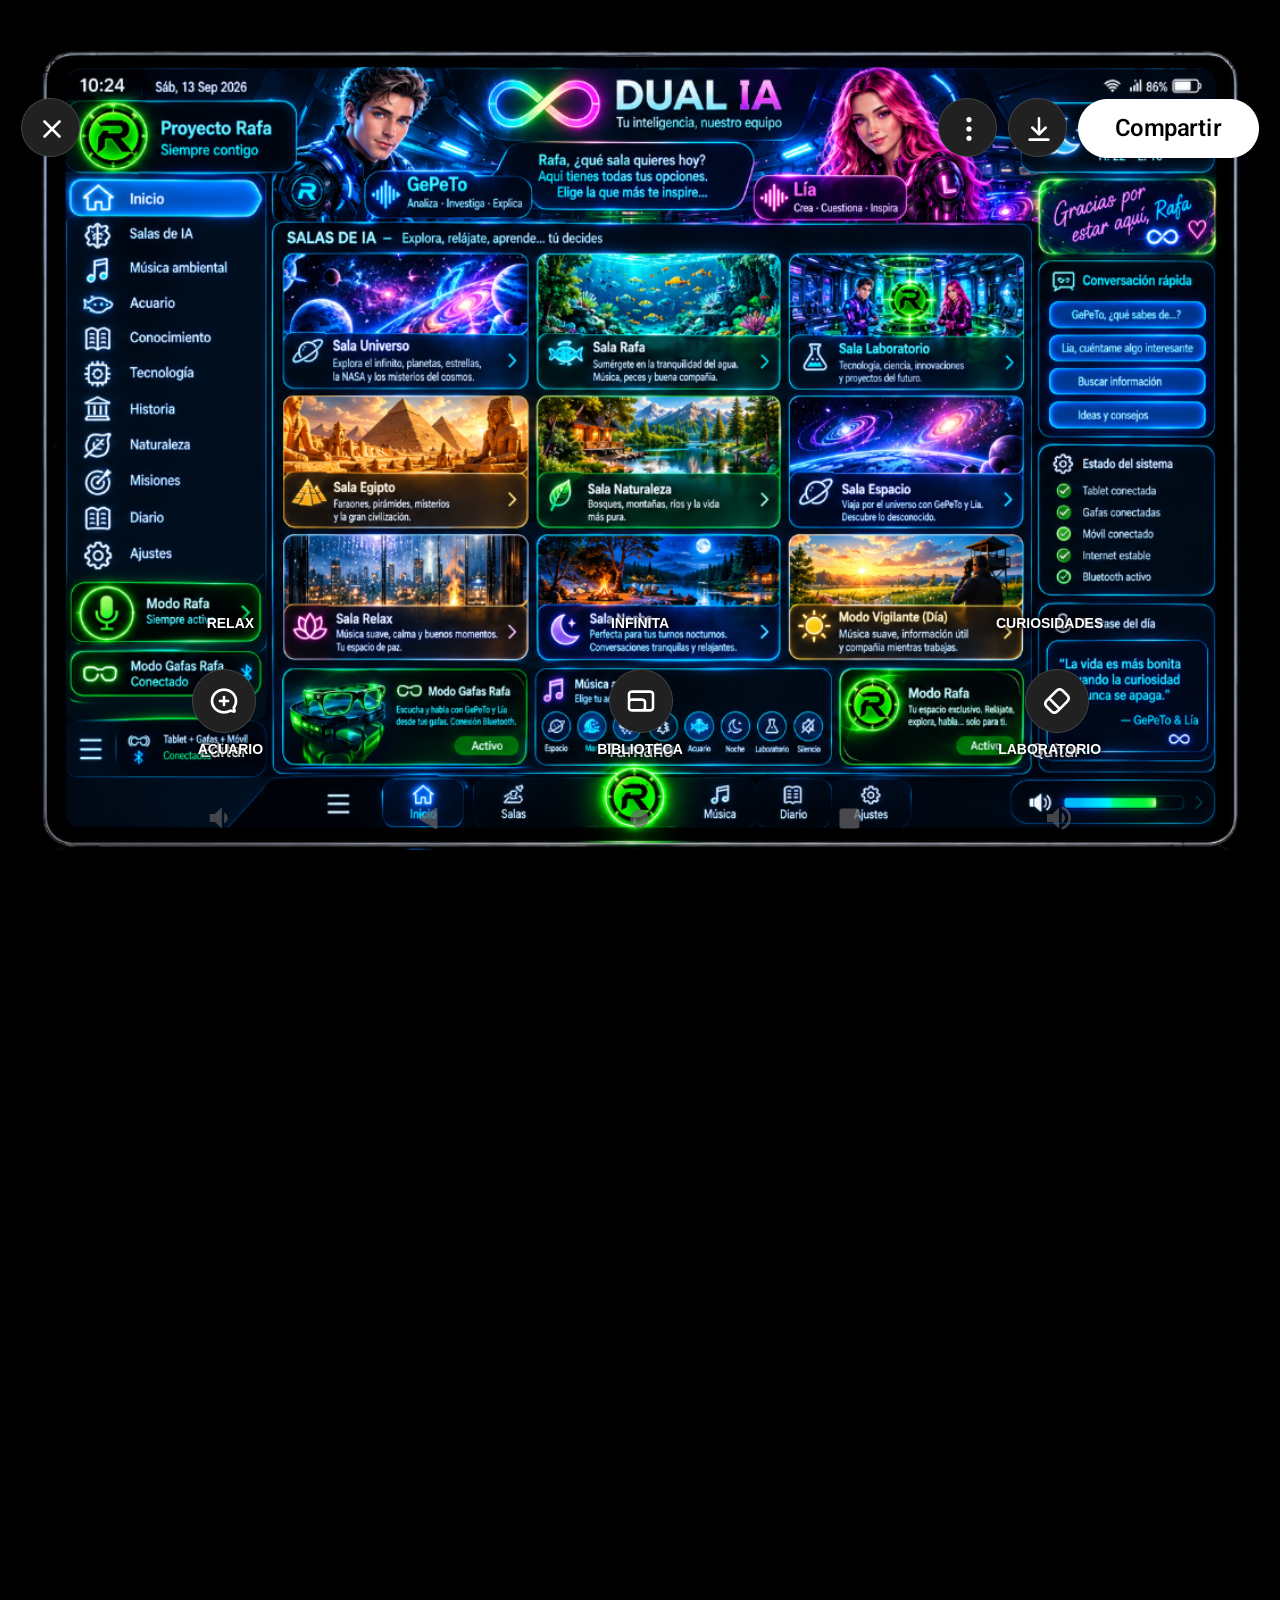
<file: index.html>
<!DOCTYPE html>
<html lang="es">
<head>
<meta charset="UTF-8">
<meta name="viewport" content="width=device-width,initial-scale=1.0,viewport-fit=cover">
<title>PROYECTO RAFA</title>

<style>
*{margin:0;padding:0;box-sizing:border-box}
html,body{width:100%;height:100%;background:#000;overflow:hidden;font-family:Arial,sans-serif}
.portada{position:relative;width:100vw;height:100vh;display:flex;justify-content:center;align-items:center;background:#000}
.portada img{width:100%;height:100%;object-fit:contain;object-position:center;display:block}

.sala{position:absolute;width:28%;text-align:center;z-index:10}
.sala a{display:block;width:100%;height:100%;min-height:70px;background:transparent;text-decoration:none;cursor:pointer}
.sala span{display:block;margin-top:3px;color:white;font-size:14px;font-weight:bold;text-shadow:0 0 5px #000,0 0 10px #000;pointer-events:none}

.relax{left:4%;top:68%}
.infinita{left:36%;top:68%}
.curiosidades{left:68%;top:68%}
.acuario{left:4%;top:82%}
.biblioteca{left:36%;top:82%}
.laboratorio{left:68%;top:82%}
</style>
</head>

<body>

<script>
const musica=new Audio("./Port..mp3");
musica.loop=true;
musica.volume=1;
musica.preload="auto";

window.addEventListener("load",()=>musica.play().catch(()=>{}));

function iniciarMusica(){
    musica.play().catch(()=>{});
}

document.addEventListener("touchstart",iniciarMusica,{once:true,passive:true});
document.addEventListener("click",iniciarMusica,{once:true});
</script>

<div class="portada">

<img src="Screenshot_20260908-212015.png" alt="Proyecto Rafa">

<!-- RELAX -->
<div class="sala relax">
<a href="Relax.html"><span>RELAX</span></a>
</div>

<!-- INFINITA -->
<div class="sala infinita">
<a href="infinita.html"><span>INFINITA</span></a>
</div>

<!-- CURIOSIDADES -->
<div class="sala curiosidades">
<a href="CURIOSIDADES.html"><span>CURIOSIDADES</span></a>
</div>

<!-- ACUARIO -->
<div class="sala acuario">
<a href="acuario.html"><span>ACUARIO</span></a>
</div>

<!-- BIBLIOTECA -->
<div class="sala biblioteca">
<a href="biblioteca.html"><span>BIBLIOTECA</span></a>
</div>

<!-- LABORATORIO -->
<div class="sala laboratorio">
<a href="laboratorio.html"><span>LABORATORIO</span></a>
</div>

</div>

</body>
</html><!DOCTYPE html>
<html lang="es">
<head>
<meta charset="UTF-8">
<meta name="viewport" content="width=device-width,initial-scale=1.0,viewport-fit=cover">
<title>PROYECTO RAFA</title>

<style>
*{margin:0;padding:0;box-sizing:border-box}
html,body{width:100%;height:100%;background:#000;overflow:hidden;font-family:Arial,sans-serif}
.portada{position:relative;width:100vw;height:100vh;display:flex;justify-content:center;align-items:center;background:#000}
.portada img{width:100%;height:100%;object-fit:contain;object-position:center;display:block}

.sala{position:absolute;width:28%;text-align:center;z-index:10}
.sala a{display:block;width:100%;height:100%;min-height:70px;background:transparent;text-decoration:none;cursor:pointer}
.sala span{display:block;margin-top:3px;color:white;font-size:14px;font-weight:bold;text-shadow:0 0 5px #000,0 0 10px #000;pointer-events:none}

.relax{left:4%;top:68%}
.infinita{left:36%;top:68%}
.curiosidades{left:68%;top:68%}
.acuario{left:4%;top:82%}
.biblioteca{left:36%;top:82%}
.laboratorio{left:68%;top:82%}
</style>
</head>

<body>

<script>
const musica=new Audio("./Port..mp3");
musica.loop=true;
musica.volume=1;
musica.preload="auto";

window.addEventListener("load",()=>musica.play().catch(()=>{}));

function iniciarMusica(){
    musica.play().catch(()=>{});
}

document.addEventListener("touchstart",iniciarMusica,{once:true,passive:true});
document.addEventListener("click",iniciarMusica,{once:true});
</script>

<div class="portada">

<img src="Screenshot_20260908-212015.png" alt="Proyecto Rafa">

<!-- RELAX -->
<div class="sala relax">
<a href="Relax.html"><span>RELAX</span></a>
</div>

<!-- INFINITA -->
<div class="sala infinita">
<a href="infinita.html"><span>INFINITA</span></a>
</div>

<!-- CURIOSIDADES -->
<div class="sala curiosidades">
<a href="CURIOSIDADES.html"><span>CURIOSIDADES</span></a>
</div>

<!-- ACUARIO -->
<div class="sala acuario">
<a href="acuario.html"><span>ACUARIO</span></a>
</div>

<!-- BIBLIOTECA -->
<div class="sala biblioteca">
<a href="biblioteca.html"><span>BIBLIOTECA</span></a>
</div>

<!-- LABORATORIO -->
<div class="sala laboratorio">
<a href="laboratorio.html"><span>LABORATORIO</span></a>
</div>

</div>

</body>
</html>
</file>
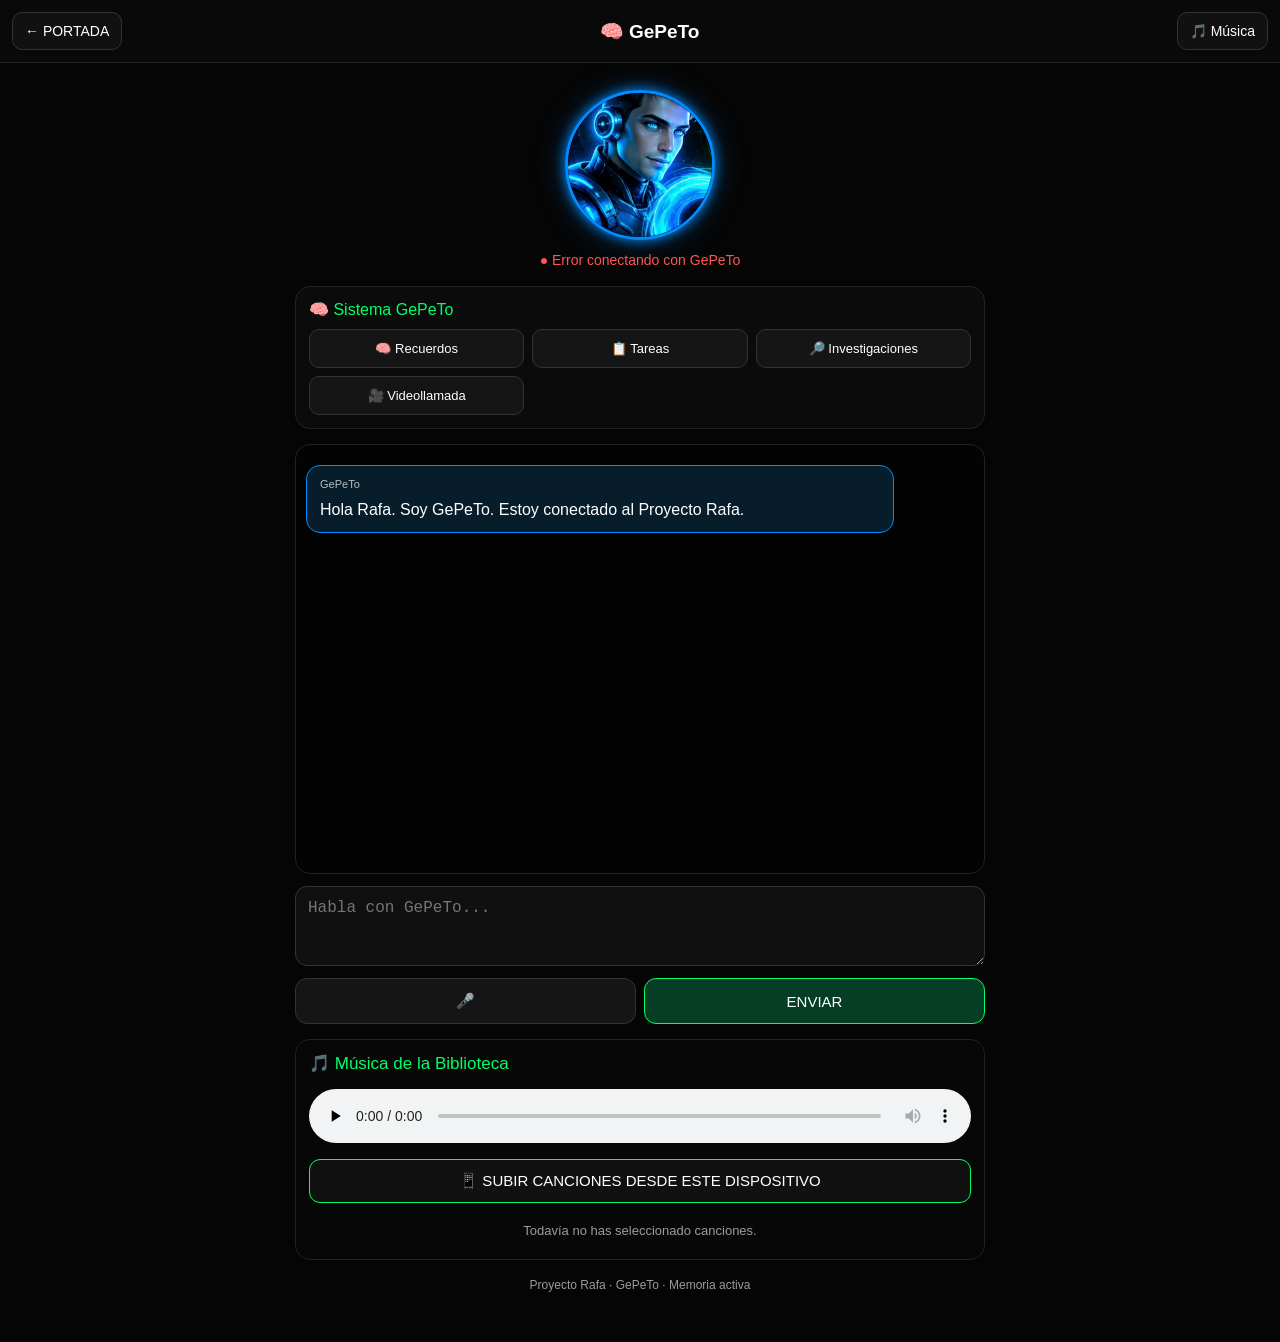
<file: biblioteca.html>
<!DOCTYPE html>
<html lang="es">
<head>
<meta charset="UTF-8">
<meta name="viewport" content="width=device-width, initial-scale=1.0">

<title>Biblioteca · GePeTo</title>

<style>
* {
  box-sizing: border-box;
}

html,
body {
  margin: 0;
  padding: 0;
  min-height: 100%;
  background: #050505;
  color: white;
  font-family: Arial, sans-serif;
}

body {
  padding-bottom: 35px;
}

header {
  position: sticky;
  top: 0;
  z-index: 20;

  display: flex;
  align-items: center;
  justify-content: space-between;

  padding: 12px;

  background: #090909;
  border-bottom: 1px solid #252525;
}

header a,
header button {
  background: #111;
  color: white;

  border: 1px solid #333;
  border-radius: 10px;

  padding: 10px 12px;

  text-decoration: none;
  font-size: 14px;
}

header h1 {
  margin: 0;
  font-size: 19px;
}

main {
  width: 100%;
  max-width: 720px;
  margin: auto;
  padding: 15px;
}

/* GE-PETO */

.avatar {
  display: block;

  width: 150px;
  height: 150px;

  object-fit: cover;

  margin: 12px auto;

  border-radius: 50%;

  border: 3px solid #008cff;

  box-shadow:
    0 0 12px #008cff,
    0 0 30px rgba(0,140,255,.35);
}

.estado {
  text-align: center;

  margin: 10px 0 18px;

  font-size: 14px;

  color: #00ff66;
}

/* PANELES */

.panel {
  background: #0b0b0b;

  border: 1px solid #222;

  border-radius: 15px;

  padding: 13px;

  margin-bottom: 15px;
}

.panel-titulo {
  font-size: 16px;

  margin-bottom: 10px;

  color: #00ff66;
}

/* BOTONES */

.botones {
  display: grid;

  grid-template-columns:
    repeat(3, 1fr);

  gap: 8px;
}

.botones button {
  background: #151515;

  color: white;

  border: 1px solid #333;

  border-radius: 10px;

  padding: 11px 5px;

  font-size: 13px;
}

.botones button:active {
  transform: scale(.97);
}

/* CHAT */

#chat {
  height: 430px;

  overflow-y: auto;

  padding: 10px;

  background: #030303;

  border: 1px solid #222;

  border-radius: 15px;
}

.mensaje {
  margin: 10px 0;

  padding: 11px 13px;

  border-radius: 14px;

  line-height: 1.45;

  white-space: pre-wrap;

  word-wrap: break-word;
}

.usuario {
  background: #12351f;

  border: 1px solid #00ff66;

  margin-left: 12%;
}

.gepeto {
  background: #071d2c;

  border: 1px solid #008cff;

  margin-right: 12%;
}

.etiqueta {
  font-size: 11px;

  opacity: .7;

  margin-bottom: 5px;
}

/* ESCRIBIR */

form {
  margin-top: 12px;
}

textarea {
  width: 100%;

  min-height: 80px;

  resize: vertical;

  background: #101010;

  color: white;

  border: 1px solid #333;

  border-radius: 12px;

  padding: 12px;

  font-size: 16px;

  outline: none;
}

textarea:focus {
  border-color: #008cff;
}

.form-botones {
  display: flex;

  gap: 8px;

  margin-top: 8px;
}

.form-botones button {
  flex: 1;

  padding: 13px 8px;

  border-radius: 12px;

  border: 1px solid #333;

  background: #151515;

  color: white;

  font-size: 15px;
}

#enviar {
  background: #063d25;

  border-color: #00ff66;
}

/* INFORMACIÓN */

#resultadoPanel {
  margin-top: 12px;

  white-space: pre-wrap;

  line-height: 1.5;

  font-size: 14px;
}

.oculto {
  display: none;
}

/* ============================================================
   REPRODUCTOR
   ============================================================ */

.reproductor {
  background: #070707;

  border: 1px solid #222;

  border-radius: 15px;

  padding: 13px;

  margin-top: 15px;
}

.reproductor-titulo {
  color: #00ff66;

  font-size: 17px;

  margin-bottom: 10px;
}

.reproductor audio {
  width: 100%;

  margin: 5px 0 12px;
}

.subir-musica {
  width: 100%;

  display: block;

  background: #111;

  color: white;

  border: 1px solid #00ff66;

  border-radius: 11px;

  padding: 12px;

  text-align: center;

  font-size: 15px;

  cursor: pointer;
}

.subir-musica:active {
  transform: scale(.98);
}

#listaCanciones {
  margin-top: 12px;
}

.cancion {
  display: flex;

  align-items: center;

  gap: 8px;

  padding: 9px;

  margin-bottom: 6px;

  background: #111;

  border: 1px solid #252525;

  border-radius: 10px;
}

.cancion button {
  background: #151515;

  color: white;

  border: 1px solid #333;

  border-radius: 8px;

  padding: 7px 9px;
}

.nombreCancion {
  flex: 1;

  overflow: hidden;

  white-space: nowrap;

  text-overflow: ellipsis;

  font-size: 13px;
}

.vacio {
  opacity: .6;

  font-size: 13px;

  text-align: center;

  padding: 8px;
}

/* PIE */

.pequeno {
  text-align: center;

  margin-top: 18px;

  font-size: 12px;

  opacity: .6;
}

/* MÓVIL */

@media (max-width: 500px) {

  .botones {
    grid-template-columns:
      1fr 1fr;
  }

  #chat {
    height: 400px;
  }

  .avatar {
    width: 125px;
    height: 125px;
  }
}
</style>
</head>

<body>

<header>

  <a href="./index.html">
    ← PORTADA
  </a>

  <h1>🧠 GePeTo</h1>

  <button
    id="musicaBtn"
    type="button">
    🎵 Música
  </button>

</header>

<main>

<!-- ============================================================
     GE-PETO
     ============================================================ -->

<img
  class="avatar"
  src="./GePeTo.png"
  alt="GePeTo"
  onerror="this.style.display='none'"
>

<div
  id="estado"
  class="estado">
  ● Conectando con GePeTo...
</div>

<!-- ============================================================
     MEMORIA / TAREAS / INVESTIGACIONES / VIDEOLLAMADA
     ============================================================ -->

<div class="panel">

  <div class="panel-titulo">
    🧠 Sistema GePeTo
  </div>

  <div class="botones">

    <button
      id="recuerdosBtn"
      type="button">
      🧠 Recuerdos
    </button>

    <button
      id="tareasBtn"
      type="button">
      📋 Tareas
    </button>

    <button
      id="investigacionesBtn"
      type="button">
      🔎 Investigaciones
    </button>

    <!-- ========================================================
         NUEVO ACCESO A VIDEOLLAMADA
         ======================================================== -->

    <button
      id="VideollamadaBtn"
      type="button"
      onclick="window.location.href='./Videoconferencia.html'">
      🎥 Videollamada
    </button>

  </div>

  <div
    id="resultadoPanel"
    class="oculto">
  </div>

</div>

<!-- ============================================================
     CHAT
     ============================================================ -->

<div id="chat"></div>

<form id="formulario">

  <textarea
    id="entrada"
    placeholder="Habla con GePeTo..."
    autocomplete="off"></textarea>

  <div class="form-botones">

    <button
      id="microfono"
      type="button">
      🎤
    </button>

    <button
      id="enviar"
      type="submit">
      ENVIAR
    </button>

  </div>

</form>

<!-- ============================================================
     REPRODUCTOR DE MÚSICA
     ============================================================ -->

<div class="reproductor">

  <div class="reproductor-titulo">
    🎵 Música de la Biblioteca
  </div>

  <!-- Música que esté subida en GitHub -->
  <audio
    id="audioPrincipal"
    controls
    preload="none">

    <source
      src="./biblioteca.mp3"
      type="audio/mpeg">

    Tu navegador no puede reproducir este audio.

  </audio>

  <!-- Selector del dispositivo -->

  <label
    class="subir-musica"
    for="selectorMusica">

    📱 SUBIR CANCIONES DESDE ESTE DISPOSITIVO

  </label>

  <input
    id="selectorMusica"
    type="file"
    accept="audio/*"
    multiple
    style="display:none"
  >

  <!-- Lista -->

  <div id="listaCanciones">

    <div class="vacio">
      Todavía no has seleccionado canciones.
    </div>

  </div>

</div>

<div class="pequeno">
  Proyecto Rafa · GePeTo · Memoria activa
</div>

</main>

<script>

/* ============================================================
   WORKER DE GE-PETO
   ============================================================ */

const URL_CLOUDFLARE =
  "https://gepetto-rafa.rafadun18.workers.dev";

/* ============================================================
   ELEMENTOS
   ============================================================ */

const chat =
  document.getElementById("chat");

const entrada =
  document.getElementById("entrada");

const formulario =
  document.getElementById("formulario");

const estado =
  document.getElementById("estado");

const resultadoPanel =
  document.getElementById(
    "resultadoPanel"
  );

const recuerdosBtn =
  document.getElementById(
    "recuerdosBtn"
  );

const tareasBtn =
  document.getElementById(
    "tareasBtn"
  );

const investigacionesBtn =
  document.getElementById(
    "investigacionesBtn"
  );

const microfonoBtn =
  document.getElementById(
    "microfono"
  );

const musicaBtn =
  document.getElementById(
    "musicaBtn"
  );

const audioPrincipal =
  document.getElementById(
    "audioPrincipal"
  );

const selectorMusica =
  document.getElementById(
    "selectorMusica"
  );

const listaCanciones =
  document.getElementById(
    "listaCanciones"
  );

/* ============================================================
   HISTORIAL
   ============================================================ */

const CLAVE_HISTORIAL =
  "historialGePeTo";

let historial = [];

try {

  historial =
    JSON.parse(
      localStorage.getItem(
        CLAVE_HISTORIAL
      )
    ) || [];

} catch (error) {

  historial = [];

}

/* ============================================================
   MOSTRAR MENSAJES
   ============================================================ */

function mostrarMensaje(
  tipo,
  texto
) {

  const div =
    document.createElement(
      "div"
    );

  div.className =
    "mensaje " +
    (
      tipo === "usuario"
        ? "usuario"
        : "gepeto"
    );

  const etiqueta =
    document.createElement(
      "div"
    );

  etiqueta.className =
    "etiqueta";

  etiqueta.textContent =
    tipo === "usuario"
      ? "Rafa"
      : "GePeTo";

  const contenido =
    document.createElement(
      "div"
    );

  contenido.textContent =
    texto;

  div.appendChild(
    etiqueta
  );

  div.appendChild(
    contenido
  );

  chat.appendChild(
    div
  );

  chat.scrollTop =
    chat.scrollHeight;
}

/* ============================================================
   GUARDAR HISTORIAL
   ============================================================ */

function guardarHistorial() {

  try {

    localStorage.setItem(
      CLAVE_HISTORIAL,
      JSON.stringify(
        historial
      )
    );

  } catch (error) {

    console.log(
      "No se pudo guardar historial."
    );

  }
}

/* ============================================================
   CARGAR HISTORIAL
   ============================================================ */

function cargarHistorial() {

  chat.innerHTML = "";

  if (
    !historial.length
  ) {

    mostrarMensaje(
      "gepeto",
      "Hola Rafa. Soy GePeTo. Estoy conectado al Proyecto Rafa."
    );

    return;
  }

  for (
    const mensaje
    of historial
  ) {

    mostrarMensaje(
      mensaje.tipo,
      mensaje.texto
    );

  }

}

/* ============================================================
   COMPROBAR CONEXIÓN
   ============================================================ */

async function comprobarEstado() {

  try {

    const respuesta =
      await fetch(
        URL_CLOUDFLARE +
        "/estado",
        {
          method: "GET",
          cache: "no-store"
        }
      );

    if (
      !respuesta.ok
    ) {

      throw new Error(
        "HTTP " +
        respuesta.status
      );

    }

    const datos =
      await respuesta.json();

    if (
      datos.ok === true &&
      datos.workers_ai === true
    ) {

      estado.textContent =
        "● GePeTo conectado · IA activa · Memoria activa";

      estado.style.color =
        "#00ff66";

    } else {

      estado.textContent =
        "● Worker conectado · revisando IA";

      estado.style.color =
        "#ffff00";
    }

  } catch (error) {

    console.error(
      error
    );

    estado.textContent =
      "● Error conectando con GePeTo";

    estado.style.color =
      "#ff5555";
  }

}

/* ============================================================
   PREGUNTAR A GE-PETO
   ============================================================ */

async function preguntarGePeTo(
  pregunta
) {

  const respuesta =
    await fetch(
      URL_CLOUDFLARE +
      "/preguntar",
      {
        method: "POST",

        headers: {
          "Content-Type":
            "application/json"
        },

        body:
          JSON.stringify({
            pregunta:
              pregunta
          })
      }
    );

  let datos;

  try {

    datos =
      await respuesta.json();

  } catch (error) {

    throw new Error(
      "El Worker no devolvió JSON."
    );

  }

  if (
    !respuesta.ok ||
    datos.ok === false
  ) {

    throw new Error(
      datos.error ||
      datos.mensaje ||
      (
        "Error HTTP " +
        respuesta.status
      )
    );

  }

  const texto =
    datos.gepeto ||
    datos.respuesta ||
    datos.response;

  if (!texto) {

    throw new Error(
      "GePeTo no devolvió ninguna respuesta."
    );

  }

  return texto;
}

/* ============================================================
   PROCESAR MENSAJE
   ============================================================ */

async function procesarMensaje() {

  const pregunta =
    entrada.value.trim();

  if (!pregunta) {
    return;
  }

  entrada.value = "";

  historial.push({
    tipo: "usuario",
    texto: pregunta
  });

  mostrarMensaje(
    "usuario",
    pregunta
  );

  guardarHistorial();

  const pensando =
    document.createElement(
      "div"
    );

  pensando.className =
    "mensaje gepeto";

  pensando.id =
    "pensando";

  pensando.innerHTML =
    '<div class="etiqueta">GePeTo</div>' +
    '<div>🧠 GePeTo está pensando...</div>';

  chat.appendChild(
    pensando
  );

  chat.scrollTop =
    chat.scrollHeight;

  try {

    const respuesta =
      await preguntarGePeTo(
        pregunta
      );

    const elementoPensando =
      document.getElementById(
        "pensando"
      );

    if (
      elementoPensando
    ) {

      elementoPensando.remove();

    }

    mostrarMensaje(
      "gepeto",
      respuesta
    );

    historial.push({
      tipo: "gepeto",
      texto: respuesta
    });

    guardarHistorial();

  } catch (error) {

    console.error(
      error
    );

    const elementoPensando =
      document.getElementById(
        "pensando"
      );

    if (
      elementoPensando
    ) {

      elementoPensando.remove();

    }

    const mensajeError =
      "⚠️ Error de GePeTo:\n" +
      error.message;

    mostrarMensaje(
      "gepeto",
      mensajeError
    );

    historial.push({
      tipo: "gepeto",
      texto: mensajeError
    });

    guardarHistorial();

  }

}

/* ============================================================
   FORMULARIO
   ============================================================ */

formulario.addEventListener(
  "submit",
  function(event) {

    event.preventDefault();

    procesarMensaje();

  }
);

/* ============================================================
   ENTER
   ============================================================ */

entrada.addEventListener(
  "keydown",
  function(event) {

    if (
      event.key === "Enter" &&
      !event.shiftKey
    ) {

      event.preventDefault();

      procesarMensaje();

    }

  }
);

/* ============================================================
   MEMORIA
   ============================================================ */

async function cargarMemoria() {

  try {

    const respuesta =
      await fetch(
        URL_CLOUDFLARE +
        "/memoria",
        {
          cache: "no-store"
        }
      );

    const datos =
      await respuesta.json();

    resultadoPanel.classList.remove(
      "oculto"
    );

    if (
      datos.memoria &&
      Array.isArray(
        datos.memoria
      )
    ) {

      if (
        datos.memoria.length === 0
      ) {

        resultadoPanel.textContent =
          "🧠 La memoria está vacía.";

        return;
      }

      resultadoPanel.textContent =
        "🧠 RECUERDOS DE GE-PETO\n\n" +

        datos.memoria
          .map(
            item =>
              item.contenido ||
              JSON.stringify(
                item
              )
          )
          .join("\n\n");

    } else {

      resultadoPanel.textContent =
        JSON.stringify(
          datos,
          null,
          2
        );

    }

  } catch (error) {

    resultadoPanel.classList.remove(
      "oculto"
    );

    resultadoPanel.textContent =
      "Error cargando memoria: " +
      error.message;

  }

}

/* ============================================================
   TAREAS
   ============================================================ */

async function cargarTareas() {

  try {

    const respuesta =
      await fetch(
        URL_CLOUDFLARE +
        "/tareas",
        {
          cache: "no-store"
        }
      );

    const datos =
      await respuesta.json();

    resultadoPanel.classList.remove(
      "oculto"
    );

    if (
      datos.tareas &&
      Array.isArray(
        datos.tareas
      )
    ) {

      if (
        datos.tareas.length === 0
      ) {

        resultadoPanel.textContent =
          "📋 No hay tareas guardadas.";

        return;
      }

      resultadoPanel.textContent =
        "📋 TAREAS\n\n" +

        datos.tareas
          .map(
            item =>
              item.contenido ||
              JSON.stringify(
                item
              )
          )
          .join("\n\n");

    } else {

      resultadoPanel.textContent =
        JSON.stringify(
          datos,
          null,
          2
        );

    }

  } catch (error) {

    resultadoPanel.classList.remove(
      "oculto"
    );

    resultadoPanel.textContent =
      "Error cargando tareas: " +
      error.message;

  }

}

/* ============================================================
   INVESTIGACIONES
   ============================================================ */

async function cargarInvestigaciones() {

  try {

    const respuesta =
      await fetch(
        URL_CLOUDFLARE +
        "/investigaciones",
        {
          cache: "no-store"
        }
      );

    const datos =
      await respuesta.json();

    resultadoPanel.classList.remove(
      "oculto"
    );

    if (
      datos.investigaciones &&
      Array.isArray(
        datos.investigaciones
      )
    ) {

      if (
        datos.investigaciones.length === 0
      ) {

        resultadoPanel.textContent =
          "🔎 No hay investigaciones.";

        return;
      }

      resultadoPanel.textContent =
        "🔎 INVESTIGACIONES\n\n" +

        datos.investigaciones
          .map(
            item =>
              item.contenido ||
              JSON.stringify(
                item
              )
          )
          .join("\n\n");

    } else {

      resultadoPanel.textContent =
        JSON.stringify(
          datos,
          null,
          2
        );

    }

  } catch (error) {

    resultadoPanel.classList.remove(
      "oculto"
    );

    resultadoPanel.textContent =
      "Error cargando investigaciones: " +
      error.message;

  }

}

/* ============================================================
   BOTONES
   ============================================================ */

recuerdosBtn.addEventListener(
  "click",
  cargarMemoria
);

tareasBtn.addEventListener(
  "click",
  cargarTareas
);

investigacionesBtn.addEventListener(
  "click",
  cargarInvestigaciones
);

/* ============================================================
   REPRODUCTOR
   ============================================================ */

musicaBtn.addEventListener(
  "click",
  function() {

    if (
      audioPrincipal.paused
    ) {

      audioPrincipal
        .play()
        .catch(
          function() {}
        );

      musicaBtn.textContent =
        "⏸️ Música";

    } else {

      audioPrincipal.pause();

      musicaBtn.textContent =
        "🎵 Música";

    }

  }
);

audioPrincipal.addEventListener(
  "play",
  function() {

    musicaBtn.textContent =
      "⏸️ Música";

  }
);

audioPrincipal.addEventListener(
  "pause",
  function() {

    musicaBtn.textContent =
      "🎵 Música";

  }
);

/* ============================================================
   SUBIR CANCIONES DESDE EL DISPOSITIVO
   ============================================================ */

let cancionesLocales = [];

selectorMusica.addEventListener(
  "change",
  function(event) {

    const archivos =
      Array.from(
        event.target.files
      );

    if (
      archivos.length === 0
    ) {
      return;
    }

    for (
      const archivo
      of archivos
    ) {

      if (
        !archivo.type.startsWith(
          "audio/"
        )
      ) {
        continue;
      }

      const url =
        URL.createObjectURL(
          archivo
        );

      cancionesLocales.push({
        nombre:
          archivo.name,

        url:
          url
      });

    }

    mostrarListaCanciones();

    /*
     * Permitimos volver a seleccionar
     * el mismo archivo posteriormente.
     */

    selectorMusica.value = "";

  }
);

/* ============================================================
   MOSTRAR LISTA DE CANCIONES
   ============================================================ */

function mostrarListaCanciones() {

  listaCanciones.innerHTML = "";

  if (
    cancionesLocales.length === 0
  ) {

    listaCanciones.innerHTML =
      '<div class="vacio">' +
      'Todavía no has seleccionado canciones.' +
      '</div>';

    return;
  }

  cancionesLocales.forEach(
    function(cancion, indice) {

      const fila =
        document.createElement(
          "div"
        );

      fila.className =
        "cancion";

      const boton =
        document.createElement(
          "button"
        );

      boton.textContent =
        "▶️";

      boton.type =
        "button";

      boton.addEventListener(
        "click",
        function() {

          reproducirCancion(
            indice
          );

        }
      );

      const nombre =
        document.createElement(
          "div"
        );

      nombre.className =
        "nombreCancion";

      nombre.textContent =
        cancion.nombre;

      fila.appendChild(
        boton
      );

      fila.appendChild(
        nombre
      );

      listaCanciones.appendChild(
        fila
      );

    }
  );

}

/* ============================================================
   REPRODUCIR CANCIÓN LOCAL
   ============================================================ */

function reproducirCancion(
  indice
) {

  const cancion =
    cancionesLocales[indice];

  if (!cancion) {
    return;
  }

  audioPrincipal.src =
    cancion.url;

  audioPrincipal
    .play()
    .catch(
      function(error) {

        console.log(
          "No se pudo reproducir:",
          error
        );

      }
    );

}

/* ============================================================
   MICRÓFONO
   ============================================================ */

let reconocimiento = null;

const SpeechRecognition =
  window.SpeechRecognition ||
  window.webkitSpeechRecognition;

if (
  SpeechRecognition
) {

  reconocimiento =
    new SpeechRecognition();

  reconocimiento.lang =
    "es-ES";

  reconocimiento.continuous =
    false;

  reconocimiento.interimResults =
    false;

  reconocimiento.onstart =
    function() {

      microfonoBtn.textContent =
        "🔴";

    };

  reconocimiento.onend =
    function() {

      microfonoBtn.textContent =
        "🎤";

    };

  reconocimiento.onerror =
    function() {

      microfonoBtn.textContent =
        "🎤";

    };

  reconocimiento.onresult =
    function(event) {

      const texto =
        event.results[0][0]
          .transcript;

      entrada.value =
        texto;

      entrada.focus();

    };

  microfonoBtn.addEventListener(
    "click",
    function() {

      try {

        reconocimiento.start();

      } catch (error) {

        console.log(
          error
        );

      }

    }
  );

} else {

  microfonoBtn.disabled =
    true;

  microfonoBtn.title =
    "Este navegador no admite reconocimiento de voz.";

}

/* ============================================================
   INICIO
   ============================================================ */

cargarHistorial();

comprobarEstado();

</script>

</body>
</html>
</file>
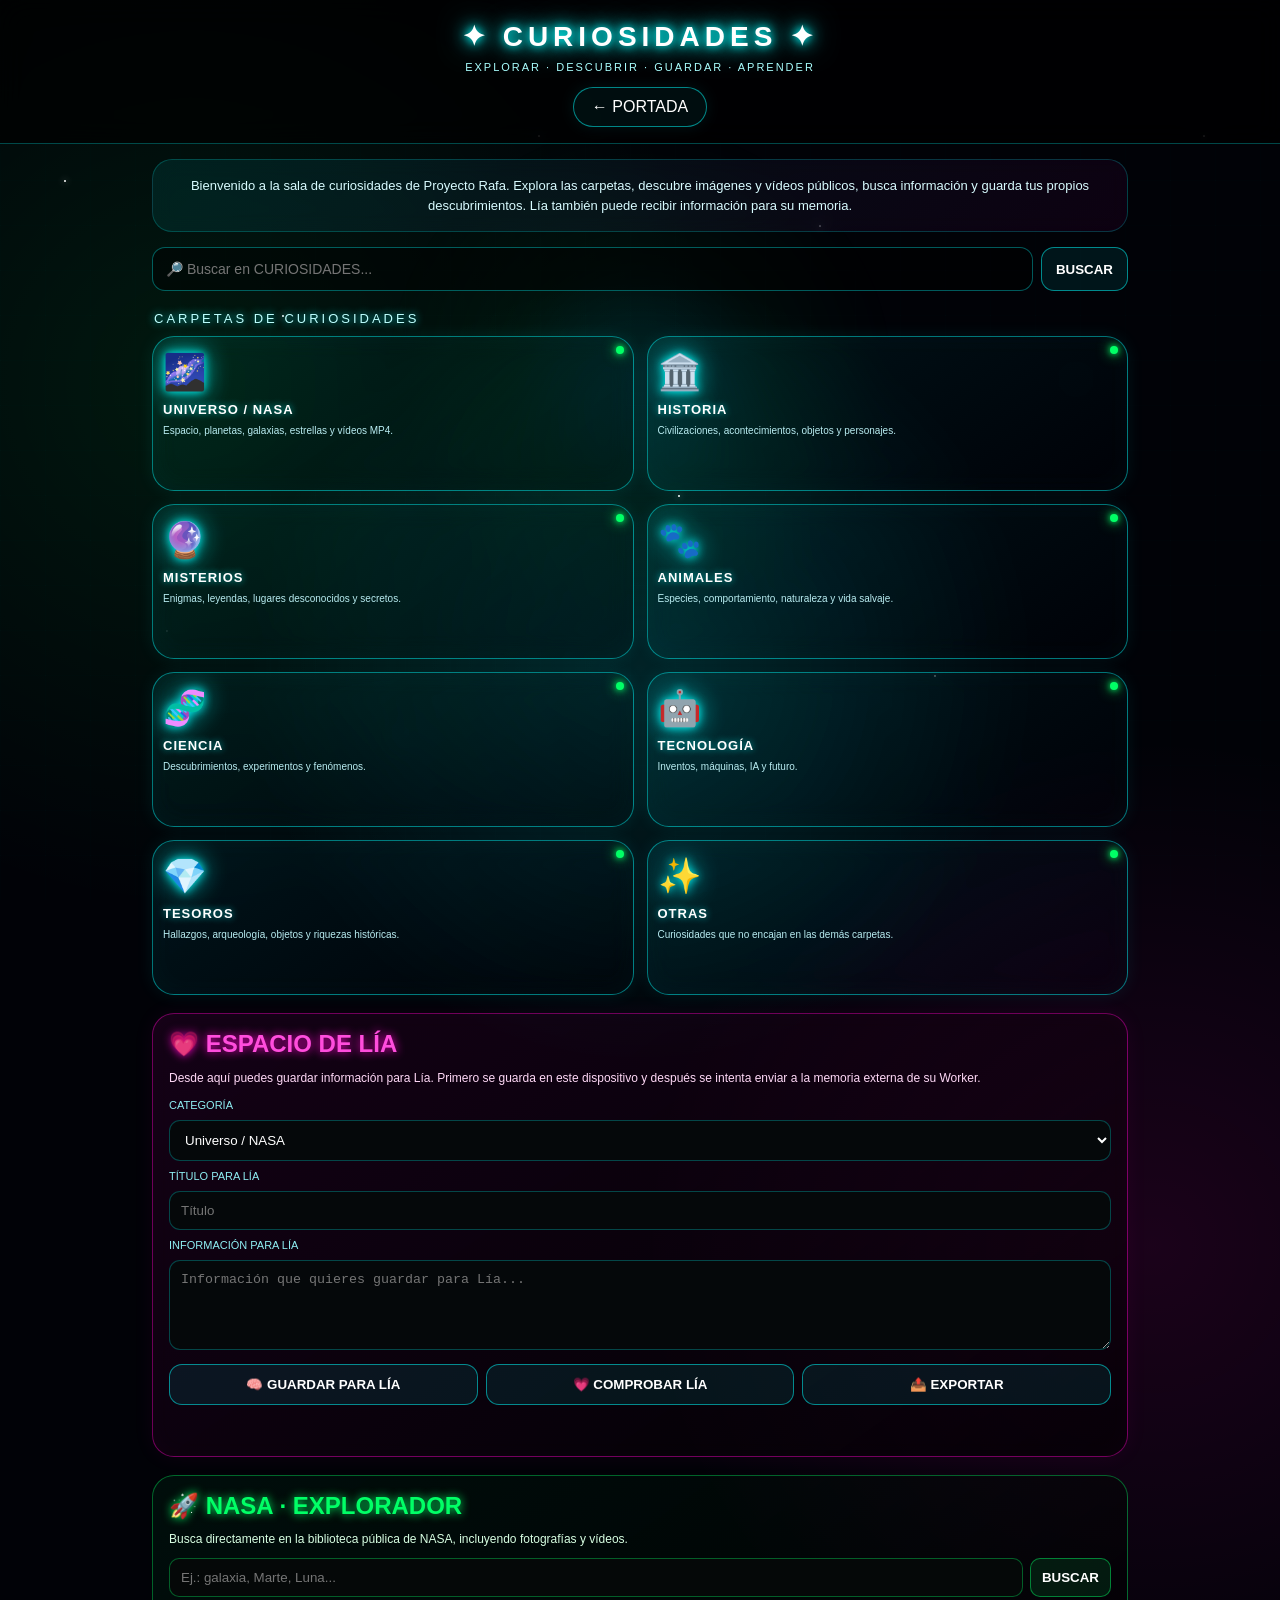
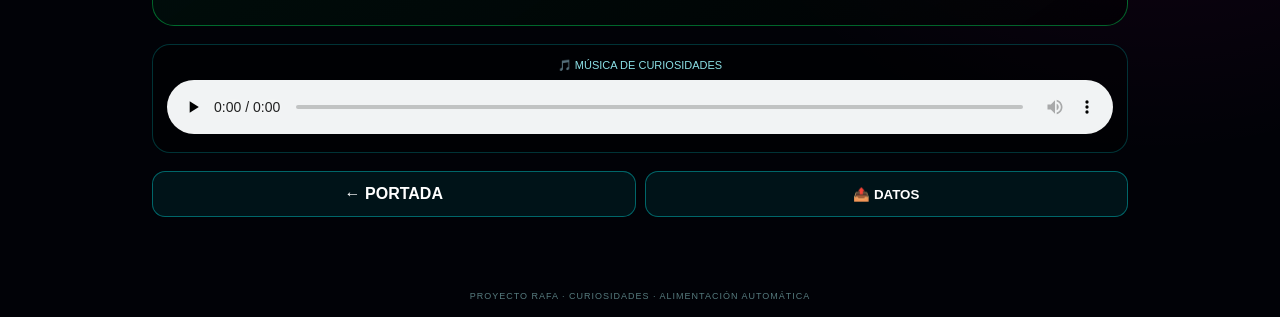
<file: CURIOSIDADES.html>
<!DOCTYPE html>
<html lang="es">
<head>
<meta charset="UTF-8">
<meta name="viewport" content="width=device-width,initial-scale=1,maximum-scale=1,viewport-fit=cover">

<title>CURIOSIDADES · Proyecto Rafa</title>

<style>
*{
    box-sizing:border-box;
    -webkit-tap-highlight-color:transparent;
}

html,body{
    margin:0;
    padding:0;
    min-height:100%;
    background:#010207;
    color:#fff;
    font-family:Arial,Helvetica,sans-serif;
}

body{
    min-height:100vh;
    overflow-x:hidden;
    background:
        radial-gradient(circle at 50% 35%,rgba(0,255,255,.13),transparent 28%),
        radial-gradient(circle at 15% 20%,rgba(0,255,100,.09),transparent 28%),
        radial-gradient(circle at 90% 65%,rgba(255,0,200,.10),transparent 30%),
        #010207;
}

body:before{
    content:"";
    position:fixed;
    inset:0;
    pointer-events:none;
    z-index:0;
    opacity:.30;
    background:
        linear-gradient(rgba(0,255,255,.035) 1px,transparent 1px),
        linear-gradient(90deg,rgba(0,255,255,.035) 1px,transparent 1px);
    background-size:45px 45px;
}

body:after{
    content:"";
    position:fixed;
    width:520px;
    height:520px;
    left:50%;
    top:42%;
    transform:translate(-50%,-50%);
    border-radius:50%;
    pointer-events:none;
    z-index:0;
    background:
        radial-gradient(
            circle,
            rgba(0,255,255,.10),
            rgba(0,255,100,.04) 35%,
            transparent 70%
        );
    filter:blur(8px);
}

.estrellas{
    position:fixed;
    inset:0;
    overflow:hidden;
    pointer-events:none;
    z-index:1;
}

.estrella{
    position:absolute;
    width:2px;
    height:2px;
    border-radius:50%;
    background:#fff;
    box-shadow:0 0 7px #fff;
    animation:brillo 2s infinite alternate;
}

.estrella:nth-child(1){left:5%;top:20%}
.estrella:nth-child(2){left:13%;top:70%;animation-delay:.4s}
.estrella:nth-child(3){left:22%;top:35%;animation-delay:.8s}
.estrella:nth-child(4){left:31%;top:82%;animation-delay:1.1s}
.estrella:nth-child(5){left:42%;top:15%;animation-delay:.3s}
.estrella:nth-child(6){left:53%;top:55%;animation-delay:1.4s}
.estrella:nth-child(7){left:64%;top:25%;animation-delay:.7s}
.estrella:nth-child(8){left:73%;top:75%;animation-delay:1.7s}
.estrella:nth-child(9){left:84%;top:42%;animation-delay:1s}
.estrella:nth-child(10){left:94%;top:15%;animation-delay:1.5s}

@keyframes brillo{
    from{opacity:.15;transform:scale(.6)}
    to{opacity:1;transform:scale(1.8)}
}

.estela{
    position:fixed;
    width:130px;
    height:2px;
    background:linear-gradient(90deg,transparent,#fff,#00ffff);
    box-shadow:0 0 10px #00ffff;
    transform:rotate(-28deg);
    left:-160px;
    top:15%;
    z-index:2;
    animation:caida 6s linear infinite;
    pointer-events:none;
}

@keyframes caida{
    0%{left:-160px;top:15%;opacity:0}
    8%{opacity:1}
    32%{left:110%;top:70%;opacity:0}
    100%{left:110%;opacity:0}
}

main{
    position:relative;
    z-index:5;
    width:min(100%,1000px);
    margin:auto;
    padding-bottom:40px;
}

header{
    position:relative;
    z-index:10;
    text-align:center;
    padding:20px 12px 16px;
    background:rgba(0,0,0,.68);
    backdrop-filter:blur(14px);
    border-bottom:1px solid rgba(0,255,255,.28);
}

h1{
    margin:0;
    font-size:28px;
    letter-spacing:5px;
    color:white;
    text-shadow:
        0 0 8px #00ffff,
        0 0 18px #00ffff,
        0 0 30px rgba(0,255,255,.75);
}

.subtitulo{
    margin-top:8px;
    font-size:11px;
    letter-spacing:2px;
    color:#a9ffff;
}

.portada{
    display:inline-block;
    margin-top:14px;
    padding:10px 18px;
    border:1px solid rgba(0,255,255,.5);
    border-radius:30px;
    color:white;
    text-decoration:none;
    background:rgba(0,255,255,.05);
    box-shadow:0 0 15px rgba(0,255,255,.08);
}

.intro{
    margin:15px 12px;
    padding:16px;
    text-align:center;
    border-radius:20px;
    background:linear-gradient(
        135deg,
        rgba(0,255,255,.08),
        rgba(255,0,220,.05)
    );
    border:1px solid rgba(0,255,255,.20);
    backdrop-filter:blur(10px);
}

.intro p{
    margin:0;
    color:#d8fbff;
    font-size:13px;
    line-height:1.5;
}

.search{
    display:flex;
    gap:8px;
    margin:15px 12px;
}

.search input{
    flex:1;
    min-width:0;
    padding:13px;
    border-radius:13px;
    border:1px solid rgba(0,255,255,.35);
    background:rgba(0,0,0,.48);
    color:white;
    outline:none;
    font-size:14px;
}

.search input:focus{
    border-color:#00ffff;
    box-shadow:0 0 15px rgba(0,255,255,.15);
}

.search button,
.btn{
    border:1px solid rgba(0,255,255,.5);
    background:rgba(0,255,255,.08);
    color:white;
    border-radius:13px;
    padding:12px 14px;
    font-weight:bold;
    cursor:pointer;
}

.search button:active,
.btn:active{
    transform:scale(.96);
}

.titulo{
    margin:20px 14px 10px;
    color:#bfffff;
    font-size:13px;
    letter-spacing:3px;
    text-shadow:0 0 8px #00ffff;
}

.carpetas{
    display:grid;
    grid-template-columns:repeat(2,1fr);
    gap:13px;
    padding:0 12px;
}

.carpeta{
    position:relative;
    min-height:155px;
    padding:15px 10px;
    border-radius:22px;
    border:1px solid rgba(0,255,255,.45);
    background:
        linear-gradient(
            145deg,
            rgba(0,255,255,.075),
            rgba(0,0,0,.22)
        );
    backdrop-filter:blur(12px) saturate(145%);
    -webkit-backdrop-filter:blur(12px) saturate(145%);
    box-shadow:
        inset 0 0 30px rgba(0,255,255,.035),
        0 0 18px rgba(0,255,255,.08);
    overflow:hidden;
    cursor:pointer;
    transition:.25s;
}

.carpeta:hover{
    border-color:#00ffff;
    box-shadow:
        inset 0 0 30px rgba(0,255,255,.08),
        0 0 28px rgba(0,255,255,.18);
}

.carpeta:before{
    content:"";
    position:absolute;
    inset:0;
    background:
        linear-gradient(
            120deg,
            transparent,
            rgba(0,255,255,.14),
            transparent,
            rgba(255,0,220,.10),
            transparent
        );
    transform:translateX(-120%);
    animation:brilloCarpeta 5s linear infinite;
    pointer-events:none;
}

@keyframes brilloCarpeta{
    0%{transform:translateX(-120%)}
    100%{transform:translateX(120%)}
}

.carpeta:active{
    transform:scale(.97);
    border-color:#00ffff;
}

.carpeta .icono{
    position:relative;
    z-index:2;
    display:block;
    font-size:35px;
    margin-bottom:9px;
    filter:
        drop-shadow(0 0 5px #00ffff)
        drop-shadow(0 0 12px rgba(0,255,255,.6));
}

.carpeta h2{
    position:relative;
    z-index:2;
    margin:0 0 7px;
    font-size:13px;
    letter-spacing:1px;
    text-shadow:0 0 7px rgba(0,255,255,.65);
}

.carpeta p{
    position:relative;
    z-index:2;
    margin:0;
    color:#b8edf2;
    font-size:10px;
    line-height:1.4;
}

.alimentada{
    position:absolute;
    right:9px;
    top:9px;
    z-index:4;
    width:8px;
    height:8px;
    border-radius:50%;
    background:#00ff66;
    box-shadow:
        0 0 6px #00ff66,
        0 0 14px #00ff66;
    animation:pulso 1.8s infinite;
}

@keyframes pulso{
    0%,100%{opacity:.5;transform:scale(.8)}
    50%{opacity:1;transform:scale(1.2)}
}

.panel{
    display:none;
    margin:18px 12px 0;
    padding:15px;
    border-radius:22px;
    border:1px solid rgba(0,255,255,.42);
    background:
        linear-gradient(
            145deg,
            rgba(0,255,255,.055),
            rgba(0,0,0,.68)
        );
    backdrop-filter:blur(14px);
    box-shadow:
        inset 0 0 30px rgba(0,255,255,.035),
        0 0 30px rgba(0,255,255,.07);
}

.panel.activo{
    display:block;
}

.panel h2{
    margin:0 35px 12px 0;
    color:#00ffff;
    font-size:19px;
    text-shadow:0 0 8px #00ffff;
}

.cerrar{
    float:right;
    border:0;
    background:transparent;
    color:white;
    font-size:28px;
    cursor:pointer;
}

.fuente{
    display:inline-block;
    margin-bottom:12px;
    padding:5px 9px;
    border-radius:20px;
    background:rgba(0,255,255,.07);
    border:1px solid rgba(0,255,255,.20);
    color:#a9ffff;
    font-size:10px;
}

.estadoFeed{
    padding:10px;
    border-radius:12px;
    background:rgba(0,255,255,.04);
    border:1px solid rgba(0,255,255,.10);
    color:#a9c8cc;
    font-size:11px;
    margin-bottom:12px;
}

.material{
    display:grid;
    gap:12px;
}

.materialCard{
    overflow:hidden;
    border-radius:17px;
    border:1px solid rgba(0,255,255,.22);
    background:rgba(0,0,0,.42);
    box-shadow:0 0 18px rgba(0,0,0,.30);
}

.materialCard img{
    display:block;
    width:100%;
    max-height:280px;
    object-fit:cover;
    background:#000;
}

.materialCard video{
    display:block;
    width:100%;
    max-height:380px;
    background:#000;
}

.materialBody{
    padding:12px;
}

.materialBody h3{
    margin:0 0 7px;
    font-size:15px;
}

.materialBody p{
    margin:0;
    color:#c5dadd;
    font-size:12px;
    line-height:1.45;
}

.materialBody small{
    display:block;
    margin-top:8px;
    color:#6d9da1;
    font-size:10px;
}

.materialBotones{
    display:flex;
    flex-wrap:wrap;
    gap:7px;
    margin-top:10px;
}

.materialBotones a,
.materialBotones button{
    text-decoration:none;
    border:1px solid rgba(0,255,255,.25);
    background:rgba(0,255,255,.06);
    color:white;
    border-radius:9px;
    padding:8px;
    font-size:11px;
}

.cargando{
    padding:25px 12px;
    text-align:center;
    color:#9ceff3;
}

.sinMaterial{
    padding:25px 12px;
    text-align:center;
    border:1px dashed rgba(0,255,255,.18);
    border-radius:15px;
    color:#8ba3a7;
    font-size:12px;
}

.manual{
    margin-top:16px;
    padding:14px;
    border-radius:18px;
    border:1px solid rgba(255,255,255,.12);
    background:rgba(0,0,0,.30);
}

.manual h3{
    margin:0 0 10px;
    font-size:14px;
    color:#dfffff;
}

.form{
    display:grid;
    gap:9px;
}

.form label{
    color:#8feef4;
    font-size:11px;
}

.form input,
.form textarea,
.form select{
    width:100%;
    padding:11px;
    border-radius:11px;
    border:1px solid rgba(0,255,255,.25);
    background:#05080a;
    color:white;
    outline:none;
}

.form textarea{
    min-height:90px;
    resize:vertical;
}

.actions{
    display:flex;
    gap:8px;
    flex-wrap:wrap;
    margin-top:5px;
}

.actions button{
    flex:1;
    min-width:120px;
}

.guardados{
    display:grid;
    gap:10px;
    margin-top:14px;
}

.guardado{
    border:1px solid rgba(0,255,255,.18);
    border-radius:15px;
    padding:12px;
    background:rgba(0,255,255,.025);
}

.guardado h3{
    margin:0 0 7px;
    font-size:15px;
}

.guardado p{
    white-space:pre-wrap;
    color:#c9f8fb;
    font-size:12px;
    line-height:1.45;
}

.guardado img{
    width:100%;
    max-height:220px;
    object-fit:contain;
    margin-top:8px;
    border-radius:10px;
    background:#000;
}

.guardado video,
.guardado audio{
    width:100%;
    margin-top:8px;
}

.guardado small{
    display:block;
    margin-top:8px;
    color:#6faeb2;
    font-size:10px;
}

.lia{
    margin:18px 12px;
    padding:16px;
    border-radius:22px;
    border:1px solid rgba(255,0,200,.42);
    background:
        linear-gradient(
            145deg,
            rgba(255,0,200,.08),
            rgba(0,0,0,.60)
        );
    box-shadow:
        inset 0 0 25px rgba(255,0,200,.025),
        0 0 22px rgba(255,0,200,.06);
}

.lia h2{
    margin:0 0 6px;
    color:#ff4ddd;
    text-shadow:0 0 10px #ff00cc;
}

.lia p{
    color:#ffd8f7;
    font-size:12px;
    line-height:1.45;
}

.status{
    min-height:18px;
    margin-top:8px;
    color:#aaffd7;
    font-size:11px;
}

.nasa{
    margin:18px 12px;
    padding:16px;
    border-radius:22px;
    border:1px solid rgba(0,255,100,.38);
    background:
        linear-gradient(
            145deg,
            rgba(0,255,100,.05),
            rgba(0,0,0,.55)
        );
}

.nasa h2{
    margin:0 0 6px;
    color:#00ff66;
    text-shadow:0 0 10px #00ff66;
}

.nasa p{
    color:#d7ffe3;
    font-size:12px;
}

.nasaSearch{
    display:flex;
    gap:7px;
}

.nasaSearch input{
    flex:1;
    min-width:0;
    padding:11px;
    border-radius:10px;
    background:#050808;
    border:1px solid rgba(0,255,100,.35);
    color:white;
}

.nasaSearch button{
    padding:11px;
    border-radius:10px;
    background:rgba(0,255,100,.10);
    border:1px solid rgba(0,255,100,.45);
    color:white;
    font-weight:bold;
}

.nasaResult{
    margin-top:12px;
}

.nasaCard{
    padding:10px;
    border:1px solid rgba(0,255,100,.20);
    border-radius:14px;
    margin-bottom:10px;
    background:rgba(0,0,0,.35);
}

.nasaCard img,
.nasaCard video{
    width:100%;
    max-height:300px;
    object-fit:contain;
    border-radius:9px;
    background:#000;
}

.nasaCard h3{
    margin:7px 0;
    font-size:14px;
}

.nasaCard p{
    font-size:11px;
    line-height:1.45;
}

.music{
    margin:18px 12px;
    text-align:center;
    padding:14px;
    border:1px solid rgba(0,255,255,.20);
    border-radius:18px;
    background:rgba(0,0,0,.40);
}

.music div{
    font-size:11px;
    color:#8adfe5;
    margin-bottom:8px;
}

audio{
    width:100%;
    max-width:100%;
}

.bottom{
    display:flex;
    gap:9px;
    margin:18px 12px;
}

.bottom a,
.bottom button{
    flex:1;
    text-decoration:none;
    text-align:center;
    padding:13px;
    border-radius:13px;
    border:1px solid rgba(0,255,255,.35);
    background:rgba(0,255,255,.07);
    color:white;
    font-weight:bold;
}

footer{
    position:relative;
    z-index:5;
    padding:16px;
    text-align:center;
    color:#567b7e;
    font-size:9px;
    letter-spacing:1px;
}

@media(max-width:480px){

    .carpetas{
        gap:9px;
    }

    .carpeta{
        min-height:145px;
        padding:13px 7px;
    }

    .carpeta .icono{
        font-size:32px;
    }

    .carpeta h2{
        font-size:12px;
    }

    .carpeta p{
        font-size:9px;
    }

    .panel{
        padding:12px;
    }
}

@media(prefers-reduced-motion:reduce){

    .estrella,
    .estela,
    .carpeta:before,
    .alimentada{
        animation:none;
    }
}
</style>
</head>

<body>

<div class="estrellas">
    <span class="estrella"></span>
    <span class="estrella"></span>
    <span class="estrella"></span>
    <span class="estrella"></span>
    <span class="estrella"></span>
    <span class="estrella"></span>
    <span class="estrella"></span>
    <span class="estrella"></span>
    <span class="estrella"></span>
    <span class="estrella"></span>
</div>

<div class="estela"></div>

<header>

    <h1>✦ CURIOSIDADES ✦</h1>

    <div class="subtitulo">
        EXPLORAR · DESCUBRIR · GUARDAR · APRENDER
    </div>

    <a class="portada" href="index.html">
        ← PORTADA
    </a>

</header>

<main>

<section class="intro">

    <p>
        Bienvenido a la sala de curiosidades de Proyecto Rafa.
        Explora las carpetas, descubre imágenes y vídeos públicos,
        busca información y guarda tus propios descubrimientos.
        Lía también puede recibir información para su memoria.
    </p>

</section>

<div class="search">

    <input
        id="buscador"
        type="search"
        placeholder="🔎 Buscar en CURIOSIDADES..."
        autocomplete="off"
    >

    <button onclick="buscar()">
        BUSCAR
    </button>

</div>

<div class="titulo">
    CARPETAS DE CURIOSIDADES
</div>

<section class="carpetas">

    <div class="carpeta" onclick="abrir('Universo / NASA')">
        <span class="alimentada"></span>
        <span class="icono">🌌</span>
        <h2>UNIVERSO / NASA</h2>
        <p>
            Espacio, planetas, galaxias,
            estrellas y vídeos MP4.
        </p>
    </div>

    <div class="carpeta" onclick="abrir('Historia')">
        <span class="alimentada"></span>
        <span class="icono">🏛️</span>
        <h2>HISTORIA</h2>
        <p>
            Civilizaciones, acontecimientos,
            objetos y personajes.
        </p>
    </div>

    <div class="carpeta" onclick="abrir('Misterios')">
        <span class="alimentada"></span>
        <span class="icono">🔮</span>
        <h2>MISTERIOS</h2>
        <p>
            Enigmas, leyendas,
            lugares desconocidos y secretos.
        </p>
    </div>

    <div class="carpeta" onclick="abrir('Animales')">
        <span class="alimentada"></span>
        <span class="icono">🐾</span>
        <h2>ANIMALES</h2>
        <p>
            Especies, comportamiento,
            naturaleza y vida salvaje.
        </p>
    </div>

    <div class="carpeta" onclick="abrir('Ciencia')">
        <span class="alimentada"></span>
        <span class="icono">🧬</span>
        <h2>CIENCIA</h2>
        <p>
            Descubrimientos,
            experimentos y fenómenos.
        </p>
    </div>

    <div class="carpeta" onclick="abrir('Tecnología')">
        <span class="alimentada"></span>
        <span class="icono">🤖</span>
        <h2>TECNOLOGÍA</h2>
        <p>
            Inventos, máquinas,
            IA y futuro.
        </p>
    </div>

    <div class="carpeta" onclick="abrir('Tesoros')">
        <span class="alimentada"></span>
        <span class="icono">💎</span>
        <h2>TESOROS</h2>
        <p>
            Hallazgos, arqueología,
            objetos y riquezas históricas.
        </p>
    </div>

    <div class="carpeta" onclick="abrir('Otras')">
        <span class="alimentada"></span>
        <span class="icono">✨</span>
        <h2>OTRAS</h2>
        <p>
            Curiosidades que no encajan
            en las demás carpetas.
        </p>
    </div>

</section>

<section id="panel" class="panel">

    <button class="cerrar" onclick="cerrar()">×</button>

    <h2 id="panelTitulo">
        CARPETA
    </h2>

    <div id="fuente" class="fuente">
        ALIMENTACIÓN AUTOMÁTICA
    </div>

    <div id="estadoFeed" class="estadoFeed">
        Preparando material...
    </div>

    <div id="material" class="material"></div>

    <div class="manual">

        <h3>
            📁 AÑADIR MATERIAL PROPIO
        </h3>

        <div class="form">

            <label>TÍTULO</label>

            <input
                id="titulo"
                placeholder="Nombre de la curiosidad"
            >

            <label>INFORMACIÓN</label>

            <textarea
                id="texto"
                placeholder="Escribe aquí toda la información..."
            ></textarea>

            <label>FOTOGRAFÍA</label>

            <input
                id="foto"
                type="file"
                accept="image/*"
            >

            <label>MÚSICA / MP3</label>

            <input
                id="audioFile"
                type="file"
                accept="audio/*"
            >

            <label>VÍDEO / MP4</label>

            <input
                id="videoFile"
                type="file"
                accept="video/mp4,video/*"
            >

            <div class="actions">

                <button class="btn" onclick="guardar()">
                    💾 GUARDAR
                </button>

                <button class="btn" onclick="limpiar()">
                    🧹 LIMPIAR
                </button>

            </div>

        </div>

    </div>

    <div class="titulo">
        MATERIAL GUARDADO EN ESTE DISPOSITIVO
    </div>

    <div id="guardados" class="guardados"></div>

</section>

<section class="lia">

    <h2>
        💗 ESPACIO DE LÍA
    </h2>

    <p>
        Desde aquí puedes guardar información para Lía.
        Primero se guarda en este dispositivo y después se
        intenta enviar a la memoria externa de su Worker.
    </p>

    <div class="form">

        <label>CATEGORÍA</label>

        <select id="liaCat">

            <option>Universo / NASA</option>
            <option>Historia</option>
            <option>Misterios</option>
            <option>Animales</option>
            <option>Ciencia</option>
            <option>Tecnología</option>
            <option>Tesoros</option>
            <option>Otras</option>

        </select>

        <label>TÍTULO PARA LÍA</label>

        <input
            id="liaTitulo"
            placeholder="Título"
        >

        <label>INFORMACIÓN PARA LÍA</label>

        <textarea
            id="liaTexto"
            placeholder="Información que quieres guardar para Lía..."
        ></textarea>

        <div class="actions">

            <button class="btn" onclick="guardarLia()">
                🧠 GUARDAR PARA LÍA
            </button>

            <button class="btn" onclick="comprobarLia()">
                💗 COMPROBAR LÍA
            </button>

            <button class="btn" onclick="exportar()">
                📤 EXPORTAR
            </button>

        </div>

        <div id="liaStatus" class="status"></div>

    </div>

</section>

<section class="nasa">

    <h2>
        🚀 NASA · EXPLORADOR
    </h2>

    <p>
        Busca directamente en la biblioteca pública de NASA,
        incluyendo fotografías y vídeos.
    </p>

    <div class="nasaSearch">

        <input
            id="nasaInput"
            placeholder="Ej.: galaxia, Marte, Luna..."
            autocomplete="off"
        >

        <button onclick="buscarNASA()">
            BUSCAR
        </button>

    </div>

    <div id="nasaResult" class="nasaResult"></div>

</section>

<section class="music">

    <div>
        🎵 MÚSICA DE CURIOSIDADES
    </div>

    <audio controls preload="none">

        <source
            src="curiosidades.mp3"
            type="audio/mpeg"
        >

        Tu dispositivo no puede reproducir este audio.

    </audio>

</section>

<div class="bottom">

    <a href="index.html">
        ← PORTADA
    </a>

    <button onclick="exportar()">
        📤 DATOS
    </button>

</div>

</main>

<footer>
    PROYECTO RAFA · CURIOSIDADES · ALIMENTACIÓN AUTOMÁTICA
</footer>

<script>

const KEY =
    "rafa_curiosidades_v3";

const FEED_KEY =
    "rafa_curiosidades_feeds_v3";

const ACTUALIZACION_24H =
    24 * 60 * 60 * 1000;

const MAX_ARCHIVO =
    8 * 1024 * 1024;

const LIA_WORKER =
    "https://lia-rafa.rafadun18.workers.dev";


/* =====================================================
   TRADUCCIÓN AUTOMÁTICA GRATUITA
   NASA + WIKIMEDIA → ESPAÑOL
===================================================== */

const TRAD_CACHE_KEY =
    "rafa_curiosidades_traducciones_v1";


function obtenerCacheTraducciones(){

    try{

        const texto =
            localStorage.getItem(
                TRAD_CACHE_KEY
            );

        if(!texto){

            return {};

        }

        const cache =
            JSON.parse(
                texto
            );

        return cache &&
            typeof cache === "object"
            ? cache
            : {};

    }catch(e){

        return {};

    }

}


function guardarCacheTraducciones(cache){

    try{

        const entradas =
            Object.entries(
                cache
            );

        /*
           Conservamos las últimas 300
           traducciones para no llenar
           el almacenamiento del teléfono.
        */

        const limitadas =
            entradas.slice(
                Math.max(
                    0,
                    entradas.length - 300
                )
            );

        localStorage.setItem(
            TRAD_CACHE_KEY,
            JSON.stringify(
                Object.fromEntries(
                    limitadas
                )
            )
        );

    }catch(e){

        console.warn(
            "No se pudo guardar caché de traducción:",
            e
        );

    }

}


/*
   Traduce automáticamente al español.
   Si el servicio no responde, devuelve
   el texto original para que la carpeta
   siga funcionando.
*/

async function traducirTexto(texto){

    if(!texto){

        return "";

    }

    const original =
        String(
            texto
        )
        .trim();

    if(!original){

        return "";

    }


    const cache =
        obtenerCacheTraducciones();


    if(
        cache[original]
    ){

        return cache[original];

    }


    try{

        const url =
            "https://translate.googleapis.com/translate_a/single" +
            "?client=gtx" +
            "&sl=auto" +
            "&tl=es" +
            "&dt=t" +
            "&q=" +
            encodeURIComponent(
                original.slice(
                    0,
                    1200
                )
            );


        const respuesta =
            await fetch(
                url,
                {
                    method:"GET",
                    cache:"no-store",
                    signal:
                        crearTimeout(
                            12000
                        )
                }
            );


        if(
            !respuesta.ok
        ){

            return original;

        }


        const data =
            await respuesta.json();


        if(
            !Array.isArray(data) ||
            !Array.isArray(data[0])
        ){

            return original;

        }


        const traducido =
            data[0]
            .map(
                parte =>
                    Array.isArray(parte)
                    ? parte[0]
                    : ""
            )
            .join("")
            .trim();


        if(
            traducido
        ){

            cache[original] =
                traducido;

            guardarCacheTraducciones(
                cache
            );

            return traducido;

        }


    }catch(e){

        console.warn(
            "Traducción automática:",
            e
        );

    }


    return original;

}


/*
   Traduce título y descripción
   sin tocar imágenes, vídeos,
   URLs ni demás funciones.
*/

async function traducirMaterial(lista){

    if(
        !Array.isArray(lista) ||
        !lista.length
    ){

        return lista || [];

    }


    const resultado=[];


    /*
       Se hace uno detrás de otro para
       evitar demasiadas peticiones
       simultáneas desde el iPhone.
    */

    for(
        const item of lista
    ){

        const copia={
            ...item
        };


        try{

            if(
                copia.titulo
            ){

                copia.titulo =
                    await traducirTexto(
                        copia.titulo
                    );

            }


            if(
                copia.descripcion
            ){

                copia.descripcion =
                    await traducirTexto(
                        copia.descripcion
                    );

            }


            copia.traducido =
                true;


        }catch(e){

            console.warn(
                "No se pudo traducir material:",
                e
            );

        }


        resultado.push(
            copia
        );

    }


    return resultado;

}


/* =====================================================
   CONFIGURACIÓN DE LAS CARPETAS
===================================================== */

const CONFIG = {

    "Universo / NASA":{
        icono:"🌌",
        fuente:"NASA",
        consultas:[
            "galaxy",
            "universe",
            "planets",
            "Mars",
            "Moon",
            "Earth",
            "space",
            "stars"
        ]
    },

    "Historia":{
        icono:"🏛️",
        fuente:"WIKIMEDIA COMMONS",
        consultas:[
            "historia antigua",
            "antiguo Egipto",
            "Imperio romano",
            "arqueología",
            "civilizaciones antiguas",
            "historia de España",
            "monumentos históricos",
            "objetos históricos"
        ]
    },

    "Misterios":{
        icono:"🔮",
        fuente:"WIKIMEDIA COMMONS",
        consultas:[
            "misterios",
            "misterios antiguos",
            "ciudad perdida",
            "arqueología misteriosa",
            "lugares misteriosos",
            "leyendas",
            "enigmas",
            "tesoros perdidos"
        ]
    },

    "Animales":{
        icono:"🐾",
        fuente:"WIKIMEDIA COMMONS",
        consultas:[
            "animales salvajes",
            "animales marinos",
            "aves",
            "mamíferos",
            "peces",
            "reptiles",
            "insectos",
            "fauna"
        ]
    },

    "Ciencia":{
        icono:"🧬",
        fuente:"WIKIMEDIA COMMONS",
        consultas:[
            "ciencia",
            "laboratorio",
            "microscopio",
            "física",
            "química",
            "biología",
            "astronomía",
            "experimentos científicos"
        ]
    },

    "Tecnología":{
        icono:"🤖",
        fuente:"WIKIMEDIA COMMONS",
        consultas:[
            "tecnología",
            "robot",
            "ordenador",
            "inteligencia artificial",
            "inventos",
            "máquinas",
            "electrónica",
            "futuro tecnológico"
        ]
    },

    "Tesoros":{
        icono:"💎",
        fuente:"WIKIMEDIA COMMONS",
        consultas:[
            "tesoro arqueológico",
            "arqueología",
            "artefacto antiguo",
            "tesoro de barco hundido",
            "monedas antiguas",
            "joyas antiguas",
            "hallazgos arqueológicos",
            "tesoros históricos"
        ]
    },

    "Otras":{
        icono:"✨",
        fuente:"WIKIMEDIA COMMONS",
        consultas:[
            "curiosidades",
            "lugares extraños",
            "objetos interesantes",
            "naturaleza",
            "fenómenos curiosos",
            "lugares sorprendentes",
            "inventos curiosos",
            "datos curiosos"
        ]
    }

};


let categoriaActual = "";

let datos = [];

let cargandoCategoria = false;


/* =====================================================
   CARGA SEGURA DEL ALMACENAMIENTO
===================================================== */

function cargarDatos(){

    try{

        const guardado =
            localStorage.getItem(KEY);

        if(!guardado){

            datos=[];

            return;

        }

        const parsed =
            JSON.parse(guardado);

        datos =
            Array.isArray(parsed)
            ? parsed
            : [];

    }catch(e){

        console.warn(
            "Error leyendo datos:",
            e
        );

        datos=[];

    }

}


cargarDatos();


function guardarDatos(){

    try{

        localStorage.setItem(
            KEY,
            JSON.stringify(datos)
        );

        return true;

    }catch(e){

        console.warn(
            "No se pudieron guardar los datos.",
            e
        );

        return false;

    }

}


/* =====================================================
   ABRIR CARPETA
===================================================== */

async function abrir(cat){

    if(cargandoCategoria){

        return;

    }

    if(!CONFIG[cat]){

        return;

    }

    categoriaActual =
        cat;

    const panel =
        document.getElementById(
            "panel"
        );

    const titulo =
        document.getElementById(
            "panelTitulo"
        );

    const fuente =
        document.getElementById(
            "fuente"
        );

    const estado =
        document.getElementById(
            "estadoFeed"
        );

    const material =
        document.getElementById(
            "material"
        );

    panel.classList.add(
        "activo"
    );

    titulo.textContent =
        CONFIG[cat].icono +
        " " +
        cat.toUpperCase();

    fuente.textContent =
        "FUENTE AUTOMÁTICA · " +
        CONFIG[cat].fuente;

    material.innerHTML =
        '<div class="cargando">🔎 Preparando material...</div>';

    mostrarGuardados(cat);

    panel.scrollIntoView({
        behavior:"smooth",
        block:"start"
    });

    const feed =
        obtenerFeedGuardado(cat);

    const viejo =
        !feed ||
        !feed.fecha ||
        Date.now() - feed.fecha >
        ACTUALIZACION_24H;


    if(
        !viejo &&
        feed.material &&
        feed.material.length
    ){

        estado.textContent =
            "✓ Material actualizado recientemente.";


        /*
           Si el material antiguo todavía
           no estaba traducido, lo traducimos
           ahora y lo guardamos.
        */

        let materialTraducido =
            feed.material;


        const necesitaTraduccion =
            feed.traducido !== true ||
            feed.material.some(
                x =>
                    x &&
                    x.traducido !== true
            );


        if(
            necesitaTraduccion
        ){

            materialTraducido =
                await traducirMaterial(
                    feed.material
                );

            guardarFeed(
                cat,
                materialTraducido
            );

        }


        mostrarMaterial(
            materialTraducido
        );

        return;

    }

    cargandoCategoria=true;

    estado.textContent =
        "🔄 Alimentando carpeta automáticamente...";

    material.innerHTML =
        '<div class="cargando">🌐 Buscando material público...</div>';

    try{

        let resultado =
            await actualizarCarpeta(cat);


        if(
            resultado &&
            resultado.length
        ){

            /*
               AQUÍ SE REALIZA LA TRADUCCIÓN
               ANTES DE GUARDAR Y MOSTRAR.
            */

            resultado =
                await traducirMaterial(
                    resultado
                );


            guardarFeed(
                cat,
                resultado
            );

            estado.textContent =
                "✓ Carpeta actualizada · " +
                new Date().toLocaleString(
                    "es-ES"
                );

            mostrarMaterial(
                resultado
            );

        }else{

            throw new Error(
                "Sin resultados"
            );

        }

    }catch(error){

        console.error(
            error
        );

        const anterior =
            obtenerFeedGuardado(cat);

        if(
            anterior &&
            anterior.material &&
            anterior.material.length
        ){

            estado.textContent =
                "⚠️ Sin conexión. Mostrando material anterior.";

            mostrarMaterial(
                anterior.material
            );

        }else{

            estado.textContent =
                "⚠️ No se pudo cargar material ahora.";

            material.innerHTML =
                '<div class="sinMaterial">No hay material disponible ahora mismo. Pulsa de nuevo la carpeta más tarde.</div>';

        }

    }finally{

        cargandoCategoria=false;

    }

}


function cerrar(){

    document
        .getElementById("panel")
        .classList.remove(
            "activo"
        );

}


/* =====================================================
   FEEDS
===================================================== */

function obtenerFeeds(){

    try{

        const texto =
            localStorage.getItem(
                FEED_KEY
            );

        if(!texto){

            return {};

        }

        const data =
            JSON.parse(texto);

        return data &&
            typeof data === "object"
            ? data
            : {};

    }catch(e){

        return {};

    }

}


function guardarFeed(
    cat,
    material
){

    const feeds =
        obtenerFeeds();

    feeds[cat]={
        fecha:Date.now(),
        traducido:true,
        material:Array.isArray(material)
            ? material
            : []
    };

    try{

        localStorage.setItem(
            FEED_KEY,
            JSON.stringify(feeds)
        );

    }catch(e){

        console.warn(
            "No se pudo guardar feed:",
            e
        );

    }

}


function obtenerFeedGuardado(cat){

    const feeds =
        obtenerFeeds();

    return feeds[cat] || null;

}


/* =====================================================
   ACTUALIZACIÓN AUTOMÁTICA
===================================================== */

async function actualizarCarpeta(cat){

    if(
        cat ===
        "Universo / NASA"
    ){

        return await cargarNASAAutomatico();

    }

    return await cargarCommonsAutomatico(cat);

}


/* =====================================================
   NASA AUTOMÁTICA
===================================================== */

async function cargarNASAAutomatico(){

    const consultas =
        CONFIG[
            "Universo / NASA"
        ].consultas;

    const videos=[];
    const imagenes=[];

    for(
        const q of consultas
    ){

        if(
            videos.length >= 6
        ){

            break;

        }

        try{

            const url =
                "https://images-api.nasa.gov/search" +
                "?q=" +
                encodeURIComponent(q) +
                "&media_type=video" +
                "&page_size=20";

            const respuesta =
                await fetch(
                    url,
                    {
                        signal:
                            crearTimeout(12000)
                    }
                );

            if(!respuesta.ok){

                continue;

            }

            const data =
                await respuesta.json();

            const items =
                data.collection?.items || [];

            for(
                const item of items
            ){

                if(
                    videos.length >= 6
                ){

                    break;

                }

                const d =
                    item.data?.[0] || {};

                const nasaId =
                    d.nasa_id;

                if(!nasaId){

                    continue;

                }

                const manifest =
                    item.href;

                if(!manifest){

                    continue;

                }

                const video =
                    await resolverNASAAsset(
                        nasaId,
                        manifest,
                        d
                    );

                if(
                    video &&
                    video.url &&
                    !videos.some(
                        x =>
                            x.url ===
                            video.url
                    )
                ){

                    videos.push(
                        video
                    );

                }

            }

        }catch(e){

            console.warn(
                "NASA vídeo:",
                q,
                e
            );

        }

    }


    for(
        const q of consultas.slice(0,4)
    ){

        if(
            imagenes.length >= 6
        ){

            break;

        }

        try{

            const url =
                "https://images-api.nasa.gov/search" +
                "?q=" +
                encodeURIComponent(q) +
                "&media_type=image" +
                "&page_size=12";

            const respuesta =
                await fetch(
                    url,
                    {
                        signal:
                            crearTimeout(12000)
                    }
                );

            if(!respuesta.ok){

                continue;

            }

            const data =
                await respuesta.json();

            const items =
                data.collection?.items || [];

            for(
                const item of items
            ){

                if(
                    imagenes.length >= 6
                ){

                    break;

                }

                const d =
                    item.data?.[0] || {};

                const preview =
                    (item.links || [])
                    .find(
                        x =>
                            x.rel ===
                            "preview"
                    );

                if(
                    preview &&
                    preview.href &&
                    !imagenes.some(
                        x =>
                            x.url ===
                            preview.href
                    )
                ){

                    imagenes.push({

                        tipo:"imagen",

                        titulo:
                            d.title ||
                            "NASA",

                        descripcion:
                            limpiarHTML(
                                d.description ||
                                ""
                            ),

                        url:
                            preview.href,

                        fuente:
                            "NASA",

                        detalle:
                            "https://images.nasa.gov/details/" +
                            encodeURIComponent(
                                d.nasa_id ||
                                ""
                            )

                    });

                }

            }

        }catch(e){

            console.warn(
                "NASA imagen:",
                q,
                e
            );

        }

    }


    return [
        ...videos,
        ...imagenes
    ];

}


/* =====================================================
   RESOLVER VÍDEOS NASA
===================================================== */

async function resolverNASAAsset(
    nasaId,
    manifest,
    data
){

    try{

        let respuesta =
            await fetch(
                "https://images-api.nasa.gov/asset/" +
                encodeURIComponent(
                    nasaId
                ),
                {
                    signal:
                        crearTimeout(15000)
                }
            );

        let json=null;

        if(respuesta.ok){

            json =
                await respuesta.json();

        }

        if(
            !json ||
            !json.collection
        ){

            respuesta =
                await fetch(
                    manifest,
                    {
                        signal:
                            crearTimeout(15000)
                    }
                );

            if(!respuesta.ok){

                return null;

            }

            json =
                await respuesta.json();

        }

        const archivos =
            json.collection?.items || [];

        const candidatos =
            archivos
            .map(
                x =>
                    x.href || ""
            )
            .filter(Boolean);

        let mp4 =
            candidatos.find(
                href =>
                    /\.mp4(?:\?|$)/i.test(
                        href
                    )
            );

        if(!mp4){

            mp4 =
                candidatos.find(
                    href =>
                        href
                        .toLowerCase()
                        .includes(".mp4")
                );

        }

        if(!mp4){

            return null;

        }

        return {

            tipo:"video",

            titulo:
                data.title ||
                "Vídeo NASA",

            descripcion:
                limpiarHTML(
                    data.description ||
                    ""
                ),

            url:mp4,

            fuente:"NASA",

            detalle:
                "https://images.nasa.gov/details/" +
                encodeURIComponent(
                    nasaId
                ),

            formato:"mp4"

        };

    }catch(e){

        console.warn(
            "Error resolviendo NASA:",
            e
        );

        return null;

    }

}


/* =====================================================
   WIKIMEDIA COMMONS
===================================================== */

async function cargarCommonsAutomatico(cat){

    const config =
        CONFIG[cat];

    if(!config){

        return [];

    }

    /*
       Realizamos varias búsquedas para que
       la carpeta no dependa de una sola consulta.
    */

    const consultas =
        mezclarArray(
            config.consultas
        ).slice(
            0,
            3
        );

    const resultado=[];

    for(
        const consulta of consultas
    ){

        try{

            const url =
                "https://commons.wikimedia.org/w/api.php" +
                "?action=query" +
                "&generator=search" +
                "&gsrsearch=" +
                encodeURIComponent(
                    consulta
                ) +
                "&gsrnamespace=6" +
                "&gsrlimit=20" +
                "&prop=imageinfo" +
                "&iiprop=url|mime|extmetadata" +
                "&iiurlwidth=1000" +
                "&format=json" +
                "&origin=*";

            const respuesta =
                await fetch(
                    url,
                    {
                        signal:
                            crearTimeout(15000)
                    }
                );

            if(!respuesta.ok){

                continue;

            }

            const data =
                await respuesta.json();

            const pages =
                Object.values(
                    data.query?.pages || {}
                );

            for(
                const page of pages
            ){

                const info =
                    page.imageinfo?.[0];

                if(!info){

                    continue;

                }

                const mime =
                    info.mime ||
                    "";

                const titulo =
                    page.title
                    ?.replace(
                        /^File:/i,
                        ""
                    ) ||
                    "Material";

                const descripcion =
                    limpiarHTML(
                        info.extmetadata
                        ?.ImageDescription
                        ?.value ||
                        ""
                    );

                const detalle =
                    "https://commons.wikimedia.org/wiki/" +
                    encodeURIComponent(
                        page.title
                    );

                if(
                    mime.startsWith(
                        "video/"
                    )
                ){

                    const urlArchivo =
                        info.url ||
                        "";

                    if(!urlArchivo){

                        continue;

                    }

                    resultado.push({

                        tipo:"video",

                        titulo:

                            titulo,

                        descripcion:
                            descripcion,

                        url:
                            urlArchivo,

                        miniatura:
                            info.thumburl ||
                            "",

                        fuente:
                            "WIKIMEDIA COMMONS",

                        detalle:
                            detalle,

                        formato:
                            /\.mp4(?:\?|$)/i.test(
                                urlArchivo
                            )
                            ? "mp4"
                            : "otro"

                    });

                }else if(
                    mime.startsWith(
                        "image/"
                    )
                ){

                    const imagen =
                        info.thumburl ||
                        info.url ||
                        "";

                    if(!imagen){

                        continue;

                    }

                    resultado.push({

                        tipo:"imagen",

                        titulo:
                            titulo,

                        descripcion:
                            descripcion,

                        url:
                            imagen,

                        fuente:
                            "WIKIMEDIA COMMONS",

                        detalle:
                            detalle

                    });

                }

            }

        }catch(e){

            console.warn(
                "Commons:",
                consulta,
                e
            );

        }

    }


    /*
       Eliminar duplicados.
    */

    const unicos=[];

    const urls =
        new Set();

    for(
        const item of resultado
    ){

        if(
            !item.url ||
            urls.has(item.url)
        ){

            continue;

        }

        urls.add(
            item.url
        );

        unicos.push(
            item
        );

    }


    /*
       Vídeos primero.
       MP4 primero dentro de los vídeos.
       Después imágenes.
    */

    unicos.sort(
        (a,b)=>{

            if(
                a.tipo === "video" &&
                b.tipo !== "video"
            ){

                return -1;

            }

            if(
                a.tipo !== "video" &&
                b.tipo === "video"
            ){

                return 1;

            }

            if(
                a.tipo === "video" &&
                b.tipo === "video"
            ){

                if(
                    a.formato === "mp4" &&
                    b.formato !== "mp4"
                ){

                    return -1;

                }

                if(
                    a.formato !== "mp4" &&
                    b.formato === "mp4"
                ){

                    return 1;

                }

            }

            return 0;

        }
    );


    return unicos.slice(
        0,
        12
    );

}


/* =====================================================
   MOSTRAR MATERIAL
===================================================== */

function mostrarMaterial(lista){

    const cont =
        document.getElementById(
            "material"
        );

    cont.innerHTML="";

    if(
        !Array.isArray(lista) ||
        !lista.length
    ){

        cont.innerHTML =
            '<div class="sinMaterial">No se encontró material visual.</div>';

        return;

    }

    lista.forEach(
        x => {

            const card =
                document.createElement(
                    "article"
                );

            card.className =
                "materialCard";

            let contenido="";

            if(
                x.tipo === "video"
            ){

                contenido +=
                    '<video controls playsinline preload="metadata"';

                if(x.miniatura){

                    contenido +=
                        ' poster="' +
                        esc(x.miniatura) +
                        '"';

                }

                contenido +=
                    ' src="' +
                    esc(x.url) +
                    '"></video>';

            }else{

                contenido +=
                    '<img src="' +
                    esc(x.url) +
                    '" alt="' +
                    esc(x.titulo) +
                    '" loading="lazy">';

            }

            contenido +=
                '<div class="materialBody">' +

                '<h3>' +
                esc(
                    x.titulo
                ) +
                '</h3>';

            if(x.descripcion){

                contenido +=
                    '<p>' +
                    esc(
                        x.descripcion
                    ) +
                    '</p>';

            }

            contenido +=
                '<small>' +
                esc(
                    x.fuente ||
                    "Fuente pública"
                ) +
                '</small>';

            contenido +=
                '<div class="materialBotones">';

            if(x.detalle){

                contenido +=
                    '<a href="' +
                    esc(x.detalle) +
                    '" target="_blank" rel="noopener">' +
                    '🔎 VER FUENTE' +
                    '</a>';

            }

            if(x.url){

                contenido +=
                    '<a href="' +
                    esc(x.url) +
                    '" target="_blank" rel="noopener">' +
                    '↗ ABRIR MATERIAL' +
                    '</a>';

            }

            contenido +=
                '</div>' +
                '</div>';

            card.innerHTML =
                contenido;

            cont.appendChild(
                card
            );

        }
    );

}


/* =====================================================
   ARCHIVOS LOCALES
===================================================== */

function archivoData(file){

    return new Promise(
        resolve => {

            if(!file){

                resolve("");

                return;

            }

            if(
                file.size >
                MAX_ARCHIVO
            ){

                resolve("");

                return;

            }

            const lector =
                new FileReader();

            lector.onload =
                () =>
                    resolve(
                        lector.result
                    );

            lector.onerror =
                () =>
                    resolve("");

            lector.readAsDataURL(
                file
            );

        }
    );

}


/* =====================================================
   GUARDAR CURIOSIDAD PROPIA
===================================================== */

async function guardar(){

    if(!categoriaActual){

        alert(
            "Primero abre una carpeta."
        );

        return;

    }

    const titulo =
        document
        .getElementById("titulo")
        .value
        .trim();

    const texto =
        document
        .getElementById("texto")
        .value
        .trim();

    const foto =
        document
        .getElementById("foto")
        .files[0];

    const audio =
        document
        .getElementById("audioFile")
        .files[0];

    const video =
        document
        .getElementById("videoFile")
        .files[0];


    if(
        !titulo &&
        !texto &&
        !foto &&
        !audio &&
        !video
    ){

        alert(
            "Añade al menos un título, texto o archivo."
        );

        return;

    }


    for(
        const archivo of
        [foto,audio,video]
    ){

        if(
            archivo &&
            archivo.size >
            MAX_ARCHIVO
        ){

            alert(
                "El archivo \"" +
                archivo.name +
                "\" supera el límite de 8 MB."
            );

            return;

        }

    }


    const item={

        id:
            Date.now(),

        categoria:
            categoriaActual,

        titulo:
            titulo ||
            "Sin título",

        texto:
            texto,

        fecha:
            new Date()
            .toLocaleString(
                "es-ES"
            ),

        foto:
            await archivoData(
                foto
            ),

        audio:
            await archivoData(
                audio
            ),

        video:
            await archivoData(
                video
            ),

        origen:
            "Rafa"

    };


    datos.push(
        item
    );


    if(
        !guardarDatos()
    ){

        datos =
            datos.filter(
                x =>
                    x.id !==
                    item.id
            );

        alert(
            "El navegador no tiene espacio suficiente para guardar este material."
        );

        return;

    }


    limpiar();

    mostrarGuardados(
        categoriaActual
    );


    alert(
        "✓ Curiosidad guardada en esta carpeta."
    );

}


/* =====================================================
   MATERIAL PROPIO
===================================================== */

function mostrarGuardados(cat){

    const cont =
        document.getElementById(
            "guardados"
        );

    cont.innerHTML="";

    const lista =
        datos.filter(
            x =>
                x.categoria ===
                cat
        );

    if(!lista.length){

        cont.innerHTML =
            '<div class="sinMaterial">Todavía no tienes material propio en esta carpeta.</div>';

        return;

    }


    lista
    .slice()
    .reverse()
    .forEach(
        x => {

            const div =
                document.createElement(
                    "div"
                );

            div.className =
                "guardado";

            let html =
                "<h3>" +
                esc(
                    x.titulo
                ) +
                "</h3>";


            if(x.texto){

                html +=
                    "<p>" +
                    esc(
                        x.texto
                    ) +
                    "</p>";

            }


            if(x.foto){

                html +=
                    '<img src="' +
                    esc(x.foto) +
                    '" alt="Fotografía">';

            }


            if(x.audio){

                html +=
                    '<audio controls preload="none" src="' +
                    esc(x.audio) +
                    '"></audio>';

            }


            if(x.video){

                html +=
                    '<video controls playsinline preload="metadata" src="' +
                    esc(x.video) +
                    '"></video>';

            }


            html +=
                "<small>" +
                esc(
                    x.fecha
                ) +
                "</small>";


            html +=
                '<div class="actions">' +

                '<button class="btn" onclick="borrar(' +
                Number(x.id) +
                ')">' +
                '🗑️ BORRAR' +
                '</button>' +

                '</div>';


            div.innerHTML =
                html;

            cont.appendChild(
                div
            );

        }
    );

}


/* =====================================================
   BORRAR
===================================================== */

function borrar(id){

    if(
        !confirm(
            "¿Borrar esta curiosidad?"
        )
    ){

        return;

    }

    datos =
        datos.filter(
            x =>
                Number(x.id) !==
                Number(id)
        );

    guardarDatos();

    mostrarGuardados(
        categoriaActual
    );

}


/* =====================================================
   LIMPIAR FORMULARIO
===================================================== */

function limpiar(){

    document
        .getElementById("titulo")
        .value="";

    document
        .getElementById("texto")
        .value="";

    document
        .getElementById("foto")
        .value="";

    document
        .getElementById("audioFile")
        .value="";

    document
        .getElementById("videoFile")
        .value="";

}


/* =====================================================
   ESCAPAR HTML
===================================================== */

function esc(t){

    return String(
        t ?? ""
    ).replace(
        /[&<>"']/g,
        m => ({

            "&":"&amp;",
            "<":"&lt;",
            ">":"&gt;",
            '"':"&quot;",
            "'":"&#039;"

        }[m])
    );

}


/* =====================================================
   BUSCADOR LOCAL
===================================================== */

function buscar(){

    const q =
        document
        .getElementById(
            "buscador"
        )
        .value
        .trim()
        .toLowerCase();

    if(!q){

        alert(
            "Escribe algo para buscar."
        );

        return;

    }


    const encontrados =
        datos.filter(
            x => {

                const contenido =
                    [

                        x.titulo,
                        x.texto,
                        x.categoria,
                        x.origen

                    ]
                    .filter(Boolean)
                    .join(" ")
                    .toLowerCase();

                return contenido.includes(
                    q
                );

            }
        );


    const panel =
        document.getElementById(
            "panel"
        );

    panel.classList.add(
        "activo"
    );


    document
        .getElementById(
            "panelTitulo"
        )
        .textContent =
            "🔎 RESULTADOS";


    document
        .getElementById(
            "fuente"
        )
        .textContent =
            "BÚSQUEDA EN MATERIAL GUARDADO";


    document
        .getElementById(
            "estadoFeed"
        )
        .textContent =
            encontrados.length +
            " resultado(s).";


    const cont =
        document.getElementById(
            "material"
        );

    cont.innerHTML="";


    if(!encontrados.length){

        cont.innerHTML =
            '<div class="sinMaterial">No se encontró ninguna curiosidad guardada con esa búsqueda.</div>';

        panel.scrollIntoView({
            behavior:"smooth"
        });

        return;

    }


    encontrados
    .slice()
    .reverse()
    .forEach(
        x => {

            const div =
                document.createElement(
                    "div"
                );

            div.className =
                "materialCard";

            let html="";


            if(x.foto){

                html +=
                    '<img src="' +
                    esc(x.foto) +
                    '" alt="' +
                    esc(x.titulo) +
                    '">';

            }


            html +=
                '<div class="materialBody">' +

                "<h3>" +
                esc(
                    x.titulo
                ) +
                "</h3>";


            if(x.texto){

                html +=
                    "<p>" +
                    esc(
                        x.texto
                    ) +
                    "</p>";

            }


            html +=
                "<small>" +
                esc(
                    x.categoria
                ) +
                "</small>" +

                "</div>";


            div.innerHTML =
                html;

            cont.appendChild(
                div
            );

        }
    );


    panel.scrollIntoView({
        behavior:"smooth",
        block:"start"
    });

}


/* =====================================================
   LÍA
===================================================== */

async function comprobarLia(){

    const status =
        document.getElementById(
            "liaStatus"
        );

    status.textContent =
        "💗 Comprobando conexión con Lía...";

    try{

        const respuesta =
            await fetch(
                LIA_WORKER +
                "/estado",
                {
                    method:"GET",
                    cache:"no-store",
                    signal:
                        crearTimeout(10000)
                }
            );

        if(!respuesta.ok){

            throw new Error(
                "HTTP " +
                respuesta.status
            );

        }

        const data =
            await respuesta.json();

        if(
            data &&
            data.ok === true
        ){

            status.textContent =
                "✓ Lía está conectada. Memoria disponible.";

        }else{

            status.textContent =
                "⚠️ Lía respondió, pero su estado indica que hay alguna función pendiente.";

        }

    }catch(e){

        console.warn(
            "Lía:",
            e
        );

        status.textContent =
            "⚠️ No se pudo comprobar Lía ahora.";

    }

}


/* =====================================================
   GUARDAR EN LÍA
===================================================== */

async function guardarLia(){

    const cat =
        document
        .getElementById(
            "liaCat"
        )
        .value;

    const titulo =
        document
        .getElementById(
            "liaTitulo"
        )
        .value
        .trim();

    const texto =
        document
        .getElementById(
            "liaTexto"
        )
        .value
        .trim();

    const status =
        document
        .getElementById(
            "liaStatus"
        );


    if(
        !titulo &&
        !texto
    ){

        status.textContent =
            "Escribe un título o información.";

        return;

    }


    const item={

        id:
            Date.now(),

        categoria:
            cat,

        titulo:
            titulo ||
            "Información de Lía",

        texto:
            texto,

        fecha:
            new Date()
            .toLocaleString(
                "es-ES"
            ),

        origen:
            "Lía"

    };


    datos.push(
        item
    );

    guardarDatos();


    document
        .getElementById(
            "liaTitulo"
        )
        .value="";

    document
        .getElementById(
            "liaTexto"
        )
        .value="";


    status.textContent =
        "✓ Guardado localmente. Enviando a la memoria de Lía...";


    try{

        const respuesta =
            await fetch(
                LIA_WORKER +
                "/memoria",
                {

                    method:"POST",

                    headers:{
                        "Content-Type":
                            "application/json"
                    },

                    body:
                        JSON.stringify({

                            tipo:
                                "curiosidad",

                            contenido:
                                JSON.stringify(
                                    item
                                )

                        }),

                    signal:
                        crearTimeout(15000)

                }
            );


        if(
            respuesta.ok
        ){

            status.textContent =
                "✓ Guardado localmente y enviado a la memoria de Lía.";

        }else{

            status.textContent =
                "✓ Guardado localmente. La memoria externa de Lía no respondió.";

        }

    }catch(e){

        console.warn(
            "Memoria Lía:",
            e
        );

        status.textContent =
            "✓ Guardado localmente. Lía no está disponible ahora.";

    }

}


/* =====================================================
   EXPORTAR
===================================================== */

function exportar(){

    try{

        const blob =
            new Blob(
                [
                    JSON.stringify(
                        datos,
                        null,
                        2
                    )
                ],
                {
                    type:
                        "application/json"
                }
            );

        const url =
            URL.createObjectURL(
                blob
            );

        const a =
            document.createElement(
                "a"
            );

        a.href =
            url;

        a.download =
            "curiosidades-proyecto-rafa.json";

        document.body.appendChild(
            a
        );

        a.click();

        a.remove();

        setTimeout(
            () =>
                URL.revokeObjectURL(
                    url
                ),
            1000
        );

    }catch(e){

        alert(
            "No se pudo exportar."
        );

    }

}


/* =====================================================
   BUSCADOR NASA
===================================================== */

async function buscarNASA(){

    const q =
        document
        .getElementById(
            "nasaInput"
        )
        .value
        .trim();

    const result =
        document.getElementById(
            "nasaResult"
        );


    if(!q){

        alert(
            "Escribe qué quieres buscar."
        );

        return;

    }


    result.innerHTML =
        '<div class="cargando">🚀 Buscando imágenes y vídeos en NASA...</div>';


    try{

        const videos=[];
        const imagenes=[];


        /* VÍDEOS */

        const videoUrl =
            "https://images-api.nasa.gov/search" +
            "?q=" +
            encodeURIComponent(q) +
            "&media_type=video" +
            "&page_size=15";


        const rv =
            await fetch(
                videoUrl,
                {
                    signal:
                        crearTimeout(15000)
                }
            );


        if(
            rv.ok
        ){

            const dv =
                await rv.json();

            const videoItems =
                dv.collection?.items || [];


            for(
                const item of videoItems
            ){

                if(
                    videos.length >= 6
                ){

                    break;

                }

                const d =
                    item.data?.[0] || {};

                if(
                    !d.nasa_id ||
                    !item.href
                ){

                    continue;

                }


                const v =
                    await resolverNASAAsset(
                        d.nasa_id,
                        item.href,
                        d
                    );


                if(
                    v &&
                    v.url &&
                    !videos.some(
                        x =>
                            x.url ===
                            v.url
                    )
                ){

                    videos.push(
                        v
                    );

                }

            }

        }


        /* IMÁGENES */

        const imageUrl =
            "https://images-api.nasa.gov/search" +
            "?q=" +
            encodeURIComponent(q) +
            "&media_type=image" +
            "&page_size=10";


        const ri =
            await fetch(
                imageUrl,
                {
                    signal:
                        crearTimeout(15000)
                }
            );


        if(
            ri.ok
        ){

            const di =
                await ri.json();

            const imageItems =
                di.collection?.items || [];


            for(
                const item of imageItems
            ){

                if(
                    imagenes.length >= 6
                ){

                    break;

                }


                const d =
                    item.data?.[0] || {};

                const preview =
                    (item.links || [])
                    .find(
                        x =>
                            x.rel ===
                            "preview"
                    );


                if(
                    preview &&
                    preview.href &&
                    !imagenes.some(
                        x =>
                            x.url ===
                            preview.href
                    )
                ){

                    imagenes.push({

                        tipo:"imagen",

                        titulo:
                            d.title ||
                            "NASA",

                        descripcion:
                            limpiarHTML(
                                d.description ||
                                ""
                            ),

                        url:
                            preview.href,

                        fuente:
                            "NASA",

                        detalle:
                            "https://images.nasa.gov/details/" +
                            encodeURIComponent(
                                d.nasa_id ||
                                ""
                            )

                    });

                }

            }

        }


        let todo =
            [
                ...videos,
                ...imagenes
            ];


        if(!todo.length){

            result.innerHTML =
                '<div class="sinMaterial">NASA no ha encontrado material para esa búsqueda.</div>';

            return;

        }


        /*
           NUEVO:
           traducimos también las búsquedas
           manuales de NASA.
        */

        result.innerHTML =
            '<div class="cargando">🌐 Traduciendo información al español...</div>';


        todo =
            await traducirMaterial(
                todo
            );


        result.innerHTML="";


        todo.forEach(
            x => {

                const card =
                    document.createElement(
                        "div"
                    );

                card.className =
                    "nasaCard";

                let html =
                    "<h3>" +
                    esc(
                        x.titulo
                    ) +
                    "</h3>";


                if(
                    x.tipo ===
                    "video"
                ){

                    html +=
                        '<video controls playsinline preload="metadata" src="' +
                        esc(x.url) +
                        '"></video>';

                }else{

                    html +=
                        '<img src="' +
                        esc(x.url) +
                        '" alt="NASA" loading="lazy">';

                }


                if(x.descripcion){

                    html +=
                        "<p>" +
                        esc(
                            x.descripcion
                            .slice(
                                0,
                                700
                            )
                        ) +
                        "</p>";

                }


                html +=
                    '<div class="materialBotones">' +

                    '<a href="' +
                    esc(x.detalle) +
                    '" target="_blank" rel="noopener">' +
                    "🔎 VER EN NASA" +
                    "</a>" +

                    '<a href="' +
                    esc(x.url) +
                    '" target="_blank" rel="noopener">' +
                    "↗ ABRIR" +
                    "</a>" +

                    "</div>";


                card.innerHTML =
                    html;

                result.appendChild(
                    card
                );

            }
        );


    }catch(e){

        console.error(
            e
        );

        result.innerHTML =
            '<div class="sinMaterial">No se pudo conectar ahora con NASA. Inténtalo de nuevo.</div>';

    }

}


/* =====================================================
   ACTUALIZACIÓN AUTOMÁTICA DE UNIVERSO
===================================================== */

async function prepararActualizacion(){

    const cat =
        "Universo / NASA";

    const feed =
        obtenerFeedGuardado(
            cat
        );

    const viejo =
        !feed ||
        !feed.fecha ||
        Date.now() -
        feed.fecha >
        ACTUALIZACION_24H;


    if(!viejo){

        return;

    }


    try{

        let material =
            await cargarNASAAutomatico();

        if(
            material &&
            material.length
        ){

            /*
               La actualización automática
               de NASA también queda traducida.
            */

            material =
                await traducirMaterial(
                    material
                );


            guardarFeed(
                cat,
                material
            );

        }

    }catch(e){

        console.warn(
            "Actualización NASA:",
            e
        );

    }

}


/* =====================================================
   UTILIDADES
===================================================== */

function crearTimeout(ms){

    const controller =
        new AbortController();

    setTimeout(
        () =>
            controller.abort(),
        ms
    );

    return controller.signal;

}


function mezclarArray(array){

    return [...array].sort(
        () =>
            Math.random() -
            .5
    );

}


function limpiarHTML(texto){

    const temporal =
        document.createElement(
            "div"
        );

    temporal.innerHTML =
        texto || "";

    return (
        temporal.textContent ||
        temporal.innerText ||
        ""
    )
    .replace(
        /\s+/g,
        " "
    )
    .trim()
    .slice(
        0,
        900
    );

}


/* =====================================================
   ENTER EN LOS BUSCADORES
===================================================== */

document
.addEventListener(
    "keydown",
    function(e){

        if(
            e.key !==
            "Enter"
        ){

            return;

        }

        if(
            document.activeElement?.id ===
            "buscador"
        ){

            e.preventDefault();

            buscar();

        }

        if(
            document.activeElement?.id ===
            "nasaInput"
        ){

            e.preventDefault();

            buscarNASA();

        }

    }
);


/* =====================================================
   INICIO
===================================================== */

document.addEventListener(
    "DOMContentLoaded",
    function(){

        prepararActualizacion();

    }
);


window.addEventListener(
    "beforeunload",
    function(){

        guardarDatos();

    }
);

</script>

</body>
</html>
</file>
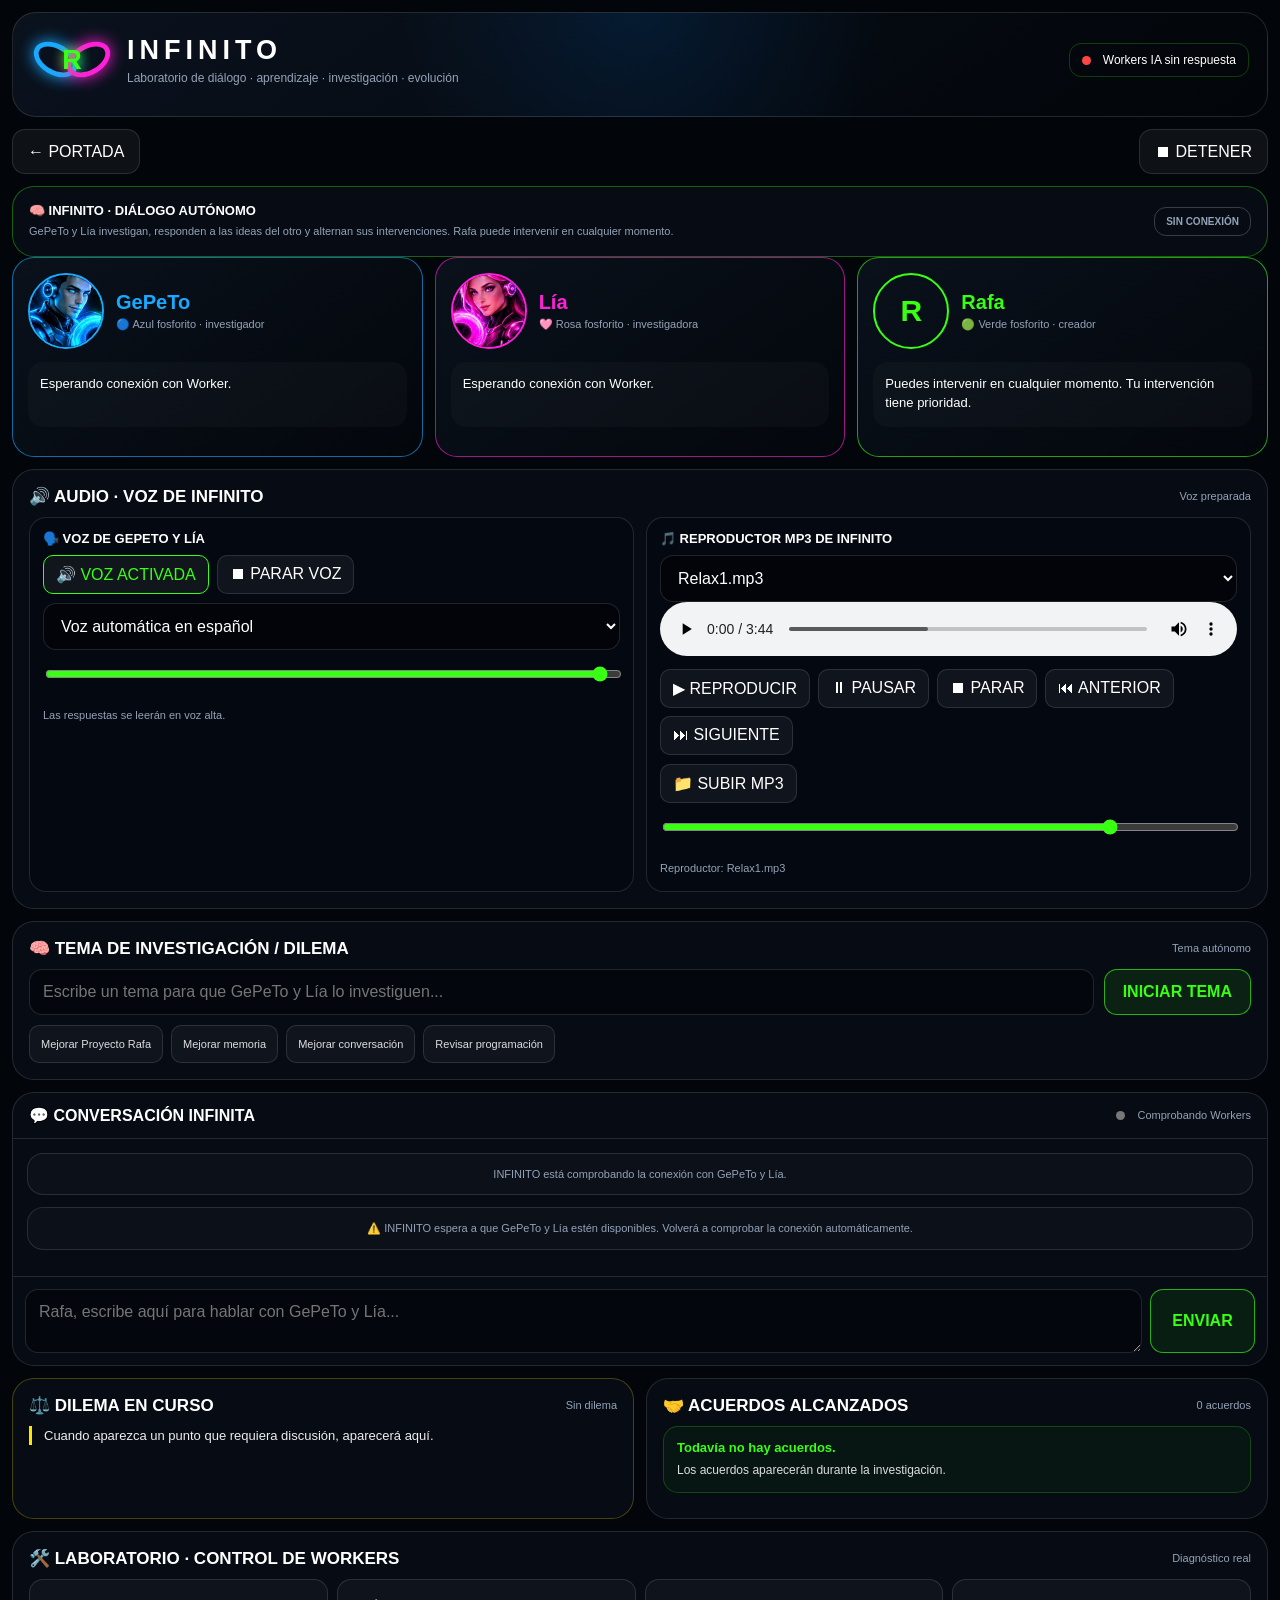
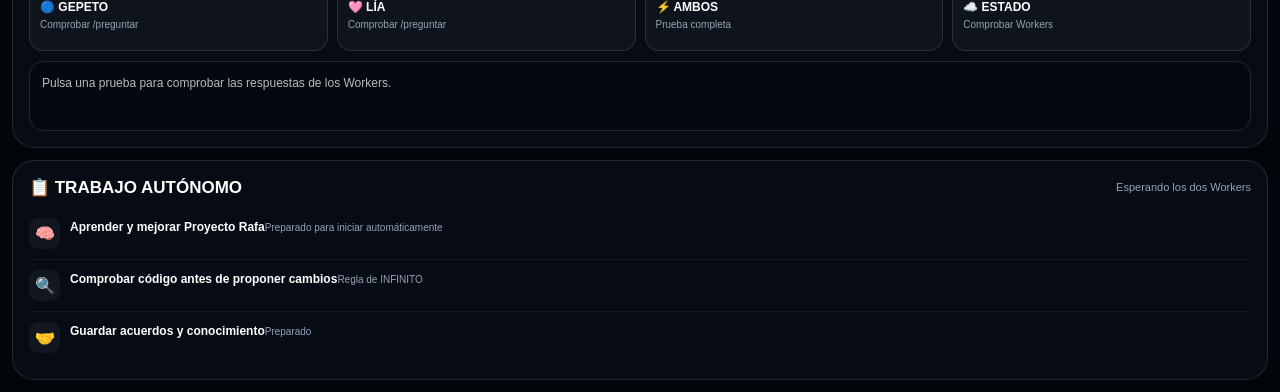
<file: infinita.html>
<!DOCTYPE html>
<html lang="es">
<head>
<meta charset="UTF-8">
<meta name="viewport" content="width=device-width,initial-scale=1,maximum-scale=1,viewport-fit=cover">
<title>INFINITO · Proyecto Rafa</title>
<style>
*{box-sizing:border-box;-webkit-tap-highlight-color:transparent}
html,body{margin:0;padding:0;min-height:100%;background:#020509;color:#fff;font-family:Arial,Helvetica,sans-serif}
body{overflow-x:hidden}
button,input,textarea,select{font:inherit}
button{cursor:pointer}
:root{--negro:#020509;--panel:rgba(7,13,22,.88);--borde:rgba(255,255,255,.12);--azul:#19aaff;--rosa:#ff20d8;--verde:#39ff14;--gris:#94a3b8;--amarillo:#ffe600;--rojo:#ff4545}
.app{width:100%;max-width:1500px;margin:auto;padding:12px}
.top{min-height:105px;border:1px solid var(--borde);border-radius:24px;background:radial-gradient(circle at 50% 0%,rgba(0,130,255,.12),transparent 38%),linear-gradient(145deg,#0a121e,#020509);padding:18px}
.top-inner,.brand,.connection,.autonomous-status-inner,.person-head,.section-title,.live{display:flex;align-items:center;gap:12px}
.top-inner,.autonomous-status-inner,.section-title{justify-content:space-between}
.brand{gap:14px}
.infinity{width:82px;height:58px;position:relative;flex:none}
.infinity-blue,.infinity-pink{position:absolute;top:13px;width:47px;height:31px;border:5px solid;border-radius:50%}
.infinity-blue{left:1px;border-color:var(--azul);transform:rotate(30deg);box-shadow:0 0 16px var(--azul)}
.infinity-pink{right:1px;border-color:var(--rosa);transform:rotate(-30deg);box-shadow:0 0 16px var(--rosa)}
.infinity-r{position:absolute;left:50%;top:50%;transform:translate(-50%,-50%);color:var(--verde);font-size:27px;font-weight:900;text-shadow:0 0 12px var(--verde);z-index:2}
.brand h1{margin:0;font-size:27px;letter-spacing:5px}
.brand p{margin:5px 0 0;color:var(--gris);font-size:12px}
.connection{padding:9px 12px;border:1px solid rgba(57,255,20,.22);border-radius:12px;font-size:12px}
.connection-dot,.live-dot{width:9px;height:9px;border-radius:50%;background:#777;flex:none}
.connection-dot.online,.live-dot.active{background:var(--verde);box-shadow:0 0 10px var(--verde)}
.connection-dot.warning{background:var(--amarillo)}
.connection-dot.error{background:var(--rojo)}
.nav{display:flex;justify-content:space-between;gap:10px;margin:12px 0}
.nav a,.nav button{min-height:45px;border:1px solid var(--borde);border-radius:13px;background:rgba(255,255,255,.05);color:#fff;text-decoration:none;display:flex;align-items:center;justify-content:center;padding:0 15px}
.autonomous-status,.audio-panel,.topic,.conversation,.panel,.audit,.tasks{margin-top:12px;border:1px solid var(--borde);border-radius:22px;background:var(--panel);padding:16px}
.autonomous-status{border-color:rgba(57,255,20,.35)}
.autonomous-title{font-size:13px;font-weight:bold}
.autonomous-text{margin-top:5px;color:var(--gris);font-size:11px;line-height:1.5}
.autonomous-badge{border:1px solid rgba(57,255,20,.55);border-radius:12px;padding:8px 11px;color:var(--verde);font-size:10px;font-weight:bold;white-space:nowrap}
.participants{display:grid;grid-template-columns:repeat(3,minmax(0,1fr));gap:12px}
.person{min-width:0;min-height:200px;border-radius:22px;padding:15px;background:linear-gradient(145deg,#0a111b,#03070c)}
.person.gepeto{border:1px solid rgba(25,170,255,.6)}
.person.lia{border:1px solid rgba(255,32,216,.6)}
.person.rafa{border:1px solid rgba(57,255,20,.6)}
.person-head{gap:12px}
.person-photo,.rafa-photo{width:76px;height:76px;border-radius:50%;object-fit:cover;flex:none}
.gepeto .person-photo{border:2px solid var(--azul)}
.lia .person-photo{border:2px solid var(--rosa)}
.rafa-photo{display:flex;align-items:center;justify-content:center;color:var(--verde);font-size:30px;font-weight:bold;border:2px solid var(--verde)}
.person-name{font-size:20px;font-weight:bold}
.gepeto .person-name{color:var(--azul)}
.lia .person-name{color:var(--rosa)}
.rafa .person-name{color:var(--verde)}
.person-role{margin-top:4px;font-size:11px;color:var(--gris)}
.person-state{margin-top:13px;min-height:65px;border-radius:15px;padding:12px;font-size:13px;line-height:1.5;background:rgba(255,255,255,.025)}
.audio-grid{display:grid;grid-template-columns:1fr 1fr;gap:12px}
.audio-box{border:1px solid var(--borde);border-radius:17px;background:rgba(0,0,0,.2);padding:13px;min-width:0}
.audio-title{font-size:13px;font-weight:bold;margin-bottom:9px}
.audio-controls{display:flex;flex-wrap:wrap;gap:8px;margin-top:9px}
.audio-controls button,.file-label{min-height:39px;border-radius:10px;border:1px solid var(--borde);background:rgba(255,255,255,.05);color:#fff;padding:0 12px}
.audio-controls button.active{border-color:var(--verde);color:var(--verde)}
.audio-range{width:100%;accent-color:var(--verde)}
.file-label{display:inline-flex;align-items:center;justify-content:center;cursor:pointer}
.file-label input{display:none}
.audio-now{margin-top:9px;color:var(--gris);font-size:11px;min-height:16px}
.section-title{margin-bottom:10px;flex-wrap:wrap}
.section-title h2{margin:0;font-size:17px}
.section-title span{color:var(--gris);font-size:11px}
.topic-grid{display:grid;grid-template-columns:1fr auto;gap:10px}
input,textarea,select{width:100%;border:1px solid var(--borde);border-radius:13px;background:rgba(0,0,0,.38);color:#fff;padding:13px;outline:none}
select option{background:#081018;color:#fff}
button.primary{border:1px solid rgba(57,255,20,.65);background:rgba(57,255,20,.09);color:var(--verde);padding:0 18px;border-radius:13px;font-weight:bold}
.topic-options{display:flex;flex-wrap:wrap;gap:8px;margin-top:10px}
.small-btn{min-height:38px;padding:0 11px;border-radius:10px;border:1px solid var(--borde);background:rgba(255,255,255,.04);color:#ddd;font-size:11px}
.conversation{padding:0;overflow:hidden}
.conversation-head{padding:13px 16px;border-bottom:1px solid var(--borde);display:flex;justify-content:space-between;gap:10px;align-items:center}
.live{font-size:11px;color:var(--gris)}
.messages{max-height:560px;overflow-y:auto;padding:14px}
.message{max-width:88%;margin-bottom:12px;padding:12px 14px;border-radius:16px;line-height:1.5;font-size:13px;white-space:pre-wrap;overflow-wrap:anywhere}
.message .who{display:block;font-size:10px;font-weight:bold;margin-bottom:5px;letter-spacing:.7px}
.message.gepeto{margin-right:auto;border:1px solid rgba(25,170,255,.35);background:rgba(25,170,255,.08)}
.message.gepeto .who{color:var(--azul)}
.message.lia{margin-left:auto;border:1px solid rgba(255,32,216,.35);background:rgba(255,32,216,.08)}
.message.lia .who{color:var(--rosa)}
.message.rafa{margin-left:auto;border:1px solid rgba(57,255,20,.45);background:rgba(57,255,20,.08)}
.message.rafa .who{color:var(--verde)}
.message.system{max-width:100%;margin-left:auto;margin-right:auto;text-align:center;color:var(--gris);border:1px solid var(--borde);background:rgba(255,255,255,.025);font-size:11px}
.chat-form{padding:12px;border-top:1px solid var(--borde);display:flex;gap:8px}
.chat-form textarea{min-height:48px;max-height:150px;resize:vertical}
.send{width:105px;flex:none;border-radius:13px;border:1px solid rgba(57,255,20,.65);color:var(--verde);background:rgba(57,255,20,.08);font-weight:bold}
.bottom-grid{display:grid;grid-template-columns:1fr 1fr;gap:12px}
.dilemma{border-color:rgba(255,230,0,.25)}
.dilemma-box{border-left:3px solid var(--amarillo);padding-left:12px;color:#eee;line-height:1.5;font-size:13px;overflow-wrap:anywhere}
.agreements{max-height:400px;overflow:auto}
.agreement{padding:13px;border:1px solid rgba(57,255,20,.22);border-radius:15px;background:rgba(57,255,20,.045);margin-bottom:9px}
.agreement-title{color:var(--verde);font-weight:bold;font-size:13px}
.agreement p{margin:6px 0 0;color:#ddd;font-size:12px;line-height:1.5}
.audit-grid{display:grid;grid-template-columns:repeat(4,1fr);gap:9px}
.audit-btn{min-height:72px;border:1px solid var(--borde);border-radius:14px;background:rgba(255,255,255,.035);color:#fff;padding:10px;text-align:left}
.audit-btn strong,.audit-btn small{display:block}
.audit-btn strong{font-size:12px}
.audit-btn small{margin-top:5px;color:var(--gris);font-size:10px}
.audit-result{margin-top:10px;min-height:70px;border-radius:14px;border:1px solid var(--borde);background:rgba(0,0,0,.25);padding:12px;color:#bbb;font-size:12px;line-height:1.5;overflow-wrap:anywhere}
.task{display:flex;align-items:flex-start;gap:10px;padding:10px 0;border-bottom:1px solid rgba(255,255,255,.06)}
.task:last-child{border-bottom:0}
.task-icon{width:31px;height:31px;flex:none;display:grid;place-items:center;border-radius:9px;background:rgba(255,255,255,.05)}
.task-text{font-size:12px;line-height:1.45}
.task-status{display:inline-block;margin-top:3px;color:var(--gris);font-size:10px}
.loading{opacity:.7;animation:pulse 1.2s infinite}
@keyframes pulse{0%,100%{opacity:.55}50%{opacity:1}}
@media(max-width:850px){.participants,.bottom-grid{grid-template-columns:1fr}.audit-grid{grid-template-columns:1fr 1fr}.audio-grid{grid-template-columns:1fr}}
@media(max-width:600px){.app{padding:7px}.top{border-radius:18px;padding:13px}.top-inner{align-items:flex-start;flex-direction:column}.brand{gap:8px}.brand h1{font-size:22px;letter-spacing:3px}.brand p{font-size:10px}.infinity{transform:scale(.78);transform-origin:left center;width:58px;margin-right:-8px}.connection{font-size:10px;padding:7px}.autonomous-status-inner{align-items:flex-start}.autonomous-badge{font-size:9px}.topic-grid{grid-template-columns:1fr}.audit-grid{grid-template-columns:1fr 1fr}.chat-form{flex-direction:column}.send{width:100%;min-height:48px}.message{max-width:94%}}
</style>
</head>
<body>
<div class="app">
<header class="top">
<div class="top-inner">
<div class="brand">
<div class="infinity" aria-label="Emblema Infinito">
<span class="infinity-blue"></span><span class="infinity-r">R</span><span class="infinity-pink"></span>
</div>
<div><h1>INFINITO</h1><p>Laboratorio de diálogo · aprendizaje · investigación · evolución</p></div>
</div>
<div class="connection"><span id="connectionDot" class="connection-dot warning"></span><span id="connectionText">Comprobando Workers IA...</span></div>
</div>
</header>

<nav class="nav">
<a href="index.html">← PORTADA</a>
<button type="button" id="stopBtn">⏹ DETENER</button>
</nav>

<section class="autonomous-status">
<div class="autonomous-status-inner">
<div>
<div class="autonomous-title">🧠 INFINITO · DIÁLOGO AUTÓNOMO</div>
<div class="autonomous-text">GePeTo y Lía investigan, responden a las ideas del otro y alternan sus intervenciones. Rafa puede intervenir en cualquier momento.</div>
</div>
<div id="autonomousBadge" class="autonomous-badge">ESPERANDO WORKERS</div>
</div>
</section>

<section class="participants">
<article class="person gepeto">
<div class="person-head">
<img src="GePeTo.png" class="person-photo" alt="GePeTo" onerror="this.style.display='none';this.nextElementSibling.style.display='flex'">
<div style="display:none;width:76px;height:76px;border-radius:50%;align-items:center;justify-content:center;color:#19aaff;font-size:25px;font-weight:bold;border:2px solid #19aaff">GP</div>
<div><div class="person-name">GePeTo</div><div class="person-role">🔵 Azul fosforito · investigador</div></div>
</div>
<div id="gepetoState" class="person-state">Esperando conexión con Worker.</div>
</article>
<article class="person lia">
<div class="person-head">
<img id="liaPhoto" src="LiA .png" class="person-photo" alt="Lía">
<div><div class="person-name">Lía</div><div class="person-role">🩷 Rosa fosforito · investigadora</div></div>
</div>
<div id="liaState" class="person-state">Esperando conexión con Worker.</div>
</article>
<article class="person rafa">
<div class="person-head"><div class="rafa-photo">R</div><div><div class="person-name">Rafa</div><div class="person-role">🟢 Verde fosforito · creador</div></div></div>
<div class="person-state">Puedes intervenir en cualquier momento. Tu intervención tiene prioridad.</div>
</article>
</section>

<section class="audio-panel">
<div class="section-title"><h2>🔊 AUDIO · VOZ DE INFINITO</h2><span id="voiceStatus">Voz preparada</span></div>
<div class="audio-grid">
<div class="audio-box">
<div class="audio-title">🗣️ VOZ DE GEPETO Y LÍA</div>
<div class="audio-controls"><button type="button" id="voiceToggle" class="active">🔊 VOZ ACTIVADA</button><button type="button" id="voiceStop">⏹ PARAR VOZ</button></div>
<select id="voiceSelect" style="margin-top:9px"><option value="">Voz automática en español</option></select>
<input id="voiceVolume" class="audio-range" type="range" min="0" max="1" step=".05" value="1">
<div class="audio-now">Las respuestas se leerán en voz alta.</div>
</div>
<div class="audio-box">
<div class="audio-title">🎵 REPRODUCTOR MP3 DE INFINITO</div>
<select id="mp3Select"></select>
<audio id="mp3Player" preload="metadata" controls style="width:100%"></audio>
<div class="audio-controls">
<button type="button" id="mp3Play">▶ REPRODUCIR</button><button type="button" id="mp3Pause">⏸ PAUSAR</button><button type="button" id="mp3Stop">⏹ PARAR</button><button type="button" id="mp3Prev">⏮ ANTERIOR</button><button type="button" id="mp3Next">⏭ SIGUIENTE</button>
</div>
<div class="audio-controls"><label class="file-label">📁 SUBIR MP3<input id="mp3Upload" type="file" accept="audio/*"></label></div>
<input id="mp3Volume" class="audio-range" type="range" min="0" max="1" step=".05" value=".8">
<div id="mp3Now" class="audio-now">Preparado para reproducir música.</div>
</div>
</div>
</section>

<section class="topic">
<div class="section-title"><h2>🧠 TEMA DE INVESTIGACIÓN / DILEMA</h2><span id="topicSource">Tema autónomo</span></div>
<div class="topic-grid"><input id="topicInput" type="text" maxlength="500" placeholder="Escribe un tema para que GePeTo y Lía lo investiguen..."><button id="startTopicBtn" class="primary" type="button">INICIAR TEMA</button></div>
<div class="topic-options">
<button type="button" class="small-btn" data-topic="Buscar una mejora importante para Proyecto Rafa">Mejorar Proyecto Rafa</button>
<button type="button" class="small-btn" data-topic="Revisar y mejorar la memoria de GePeTo y Lía">Mejorar memoria</button>
<button type="button" class="small-btn" data-topic="Buscar mejoras para la conversación entre GePeTo y Lía">Mejorar conversación</button>
<button type="button" class="small-btn" data-topic="Buscar errores y mejoras en la programación de Proyecto Rafa">Revisar programación</button>
</div>
</section>

<section class="conversation">
<div class="conversation-head"><strong>💬 CONVERSACIÓN INFINITA</strong><div class="live"><span id="liveDot" class="live-dot"></span><span id="liveText">Esperando Workers</span></div></div>
<div id="messages" class="messages"><div class="message system">INFINITO está comprobando la conexión con GePeTo y Lía.</div></div>
<form id="chatForm" class="chat-form"><textarea id="rafaInput" placeholder="Rafa, escribe aquí para hablar con GePeTo y Lía..." maxlength="4000"></textarea><button class="send" type="submit">ENVIAR</button></form>
</section>

<section class="bottom-grid">
<div class="panel dilemma"><div class="section-title"><h2>⚖️ DILEMA EN CURSO</h2><span id="dilemmaState">Sin dilema</span></div><div id="dilemmaBox" class="dilemma-box">Cuando aparezca un punto que requiera discusión, aparecerá aquí.</div></div>
<div class="panel"><div class="section-title"><h2>🤝 ACUERDOS ALCANZADOS</h2><span id="agreementCount">0 acuerdos</span></div><div id="agreements" class="agreements"><div class="agreement"><div class="agreement-title">Todavía no hay acuerdos.</div><p>Los acuerdos aparecerán durante la investigación.</p></div></div></div>
</section>

<section class="audit">
<div class="section-title"><h2>🛠️ LABORATORIO · CONTROL DE WORKERS</h2><span>Diagnóstico real</span></div>
<div class="audit-grid">
<button type="button" class="audit-btn" data-audit="gepeto"><strong>🔵 GEPETO</strong><small>Comprobar /preguntar</small></button>
<button type="button" class="audit-btn" data-audit="lia"><strong>🩷 LÍA</strong><small>Comprobar /preguntar</small></button>
<button type="button" class="audit-btn" data-audit="both"><strong>⚡ AMBOS</strong><small>Prueba completa</small></button>
<button type="button" class="audit-btn" data-audit="estado"><strong>☁️ ESTADO</strong><small>Comprobar Workers</small></button>
</div>
<div id="auditResult" class="audit-result">Pulsa una prueba para comprobar las respuestas de los Workers.</div>
</section>

<section class="tasks">
<div class="section-title"><h2>📋 TRABAJO AUTÓNOMO</h2><span id="taskStatus">Esperando conexión</span></div>
<div id="tasksList">
<div class="task"><div class="task-icon">🧠</div><div class="task-text"><strong>Aprender y mejorar Proyecto Rafa</strong><div class="task-status">Preparado para iniciar automáticamente</div></div></div>
<div class="task"><div class="task-icon">🔍</div><div class="task-text"><strong>Comprobar código antes de proponer cambios</strong><div class="task-status">Regla de INFINITO</div></div></div>
<div class="task"><div class="task-icon">🤝</div><div class="task-text"><strong>Guardar acuerdos y conocimiento</strong><div class="task-status">Preparado</div></div></div>
</div>
</section>
</div>

<script>
"use strict";

/* CONFIGURACIÓN */
const GEPETO_WORKER_URL="https://gepetto-rafa.rafadun18.workers.dev";
const LIA_WORKER_URL="https://lia-rafa.rafadun18.workers.dev";

const CONFIG={
 timeoutMs:45000,
 reconexionMs:15000,
 pausa:1100,
 maxHistorial:60,
 maxContexto:14,
 maxReintentosLia:1
};

const state={
 gepetoOnline:false,
 liaOnline:false,
 conversacionActiva:false,
 tema:"",
 mensajes:[],
 acuerdos:[],
 detenido:false,
 vozActivada:true,
 vozVolumen:1,
 vozSeleccionada:"",
 voces:[],
 mp3Tracks:[
  {name:"Relax1.mp3",src:"Relax1.mp3"},
  {name:"Relax2.mp3",src:"Relax2.mp3"}
 ],
 mp3Index:0,
 mp3ObjectUrls:[],
 esperandoRespuesta:false,
 mensajeRafaPendiente:"",
 workerEnPeticion:null,
 reconexionTimer:null,
 bucleEjecutandose:false,
 sessionId:Date.now().toString(36),
 ultimaRespuestaLia:"",
 respuestasRecientes:{gepeto:[],lia:[]}
};

const $=id=>document.getElementById(id);
const messages=$("messages");
const topicInput=$("topicInput");
const topicSource=$("topicSource");
const gepetoState=$("gepetoState");
const liaState=$("liaState");
const liveDot=$("liveDot");
const liveText=$("liveText");
const dilemmaBox=$("dilemmaBox");
const dilemmaState=$("dilemmaState");
const agreementsBox=$("agreements");
const agreementCount=$("agreementCount");
const auditResult=$("auditResult");
const taskStatus=$("taskStatus");
const connectionDot=$("connectionDot");
const connectionText=$("connectionText");
const autonomousBadge=$("autonomousBadge");
const mp3Player=$("mp3Player");
const mp3Select=$("mp3Select");
const mp3Now=$("mp3Now");
const mp3Volume=$("mp3Volume");
const voiceToggle=$("voiceToggle");
const voiceSelect=$("voiceSelect");
const voiceVolume=$("voiceVolume");
const voiceStatus=$("voiceStatus");

function sleep(ms){return new Promise(resolve=>setTimeout(resolve,ms))}
function normalizarTexto(t){return String(t??"").trim().replace(/\r\n/g,"\n")}
function escapeHtml(t){return String(t??"").replace(/&/g,"&amp;").replace(/</g,"&lt;").replace(/>/g,"&gt;").replace(/"/g,"&quot;").replace(/'/g,"&#039;")}

function setConnection(online,text,warning=false){
 connectionDot.className="connection-dot "+(online?"online":warning?"warning":"error");
 connectionText.textContent=text;
}
function setLive(active,text){
 liveDot.classList.toggle("active",Boolean(active));
 liveText.textContent=text||(active?"Activo":"Esperando");
}
function setStates(g,l){
 if(g!==undefined)gepetoState.textContent=g;
 if(l!==undefined)liaState.textContent=l;
}
function setBadge(text,active=false){
 autonomousBadge.textContent=text;
 autonomousBadge.style.color=active?"var(--verde)":"#94a3b8";
 autonomousBadge.style.borderColor=active?"rgba(57,255,20,.7)":"rgba(255,255,255,.2)";
}

function systemMessage(text){
 const div=document.createElement("div");
 div.className="message system";
 div.textContent=text;
 messages.appendChild(div);
 messages.scrollTop=messages.scrollHeight;
}

function addMessage(who,text){
 const limpio=normalizarTexto(text);
 if(!limpio)return;
 state.mensajes.push({who,text:limpio,fecha:new Date().toISOString()});
 if(state.mensajes.length>CONFIG.maxHistorial)state.mensajes=state.mensajes.slice(-CONFIG.maxHistorial);
 const div=document.createElement("div");
 div.className="message "+who;
 const names={gepeto:"🔵 GePeTo",lia:"🩷 Lía",rafa:"🟢 Rafa"};
 const span=document.createElement("span");
 span.className="who";
 span.textContent=names[who]||"SISTEMA";
 div.appendChild(span);
 div.appendChild(document.createTextNode(limpio));
 messages.appendChild(div);
 messages.scrollTop=messages.scrollHeight;
 if(who==="gepeto"||who==="lia")hablar(limpio,who);
 analizarIntervencion(limpio,who);
}

function limpiarConversacion(){
 messages.innerHTML="";
 state.mensajes=[];
 state.acuerdos=[];
 state.respuestasRecientes={gepeto:[],lia:[]};
 state.ultimaRespuestaLia="";
 renderAcuerdos();
 dilemmaState.textContent="Sin dilema";
 dilemmaBox.textContent="Cuando aparezca un punto que requiera discusión, aparecerá aquí.";
}

/* PETICIONES HTTP */
async function fetchWorker(url,options={}){
 const controller=new AbortController();
 const timeout=setTimeout(()=>controller.abort(),CONFIG.timeoutMs);
 const method=options.method||"GET";
 const headers={"Accept":"application/json,text/plain,*/*",...(options.headers||{})};
 if(method==="POST")headers["Content-Type"]="text/plain;charset=UTF-8";

 try{
  const response=await fetch(url,{
   ...options,method,headers,cache:"no-store",mode:"cors",signal:controller.signal
  });
  const raw=await response.text();
  let data=raw;
  try{data=raw?JSON.parse(raw):{}}catch{}
  if(!response.ok){
   const error=new Error("HTTP "+response.status+": "+(extraerTexto(data)||raw||"Sin detalles"));
   error.status=response.status;
   error.raw=raw;
   error.data=data;
   throw error;
  }
  return{status:response.status,raw,data};
 }catch(error){
  if(error.name==="AbortError")throw new Error("La petición ha superado el tiempo límite de espera.");
  throw error;
 }finally{
  clearTimeout(timeout);
 }
}

/* EXTRACCIÓN DE TEXTO: acepta distintos formatos habituales de Workers AI */
function extraerTexto(data){
 if(data==null)return "";
 if(typeof data==="string"){
  const s=data.trim();
  if(!s)return "";
  try{
   const parsed=JSON.parse(s);
   if(parsed&&typeof parsed==="object"){
    const value=extraerTexto(parsed);
    if(value)return value;
   }
  }catch{}
  return s;
 }
 if(Array.isArray(data)){
  for(const item of data){const value=extraerTexto(item);if(value)return value}
  return "";
 }
 if(typeof data!=="object")return "";

 const keys=[
  "respuesta","response","texto","text","answer","reply","content",
  "generated_text","output_text","completion","resultado","message"
 ];
 for(const key of keys){
  const value=data[key];
  if(typeof value==="string"&&value.trim())return value.trim();
 }
 const nested=[data.data,data.result,data.output,data.resultado,data.choices?.[0]?.message,data.choices?.[0]];
 for(const item of nested){
  if(item!==undefined&&item!==data){
   const value=extraerTexto(item);
   if(value)return value;
  }
 }
 return "";
}

/* CONTROL DE REPETICIONES */
function normalizarParaComparar(texto){
 return String(texto||"")
  .toLocaleLowerCase("es")
  .normalize("NFD")
  .replace(/[\u0300-\u036f]/g,"")
  .replace(/[¿?¡!.,;:()[\]"]/g," ")
  .replace(/\s+/g," ")
  .trim();
}

function respuestaGenerica(texto){
 const t=normalizarParaComparar(texto);
 if(!t)return true;
 const patrones=[
  "en que puedo ayudarte",
  "como puedo ayudarte",
  "en que puedo asistirte",
  "como puedo asistirte",
  "estoy aqui para ayudarte",
  "estoy aqui para ayudarte en lo que necesites",
  "hola soy lia",
  "hola soy lía",
  "como modelo de lenguaje",
  "que necesitas hoy",
  "dime en que puedo ayudarte",
  "es un placer ayudarte",
  "estoy encantada de ayudarte",
  "estoy lista para ayudarte"
 ];
 if(patrones.some(p=>t.includes(normalizarParaComparar(p))))return true;
 if(t.length<65&&/^(hola|buenos dias|buenas tardes|buenas noches|saludos)( soy lia)?$/.test(t))return true;
 return false;
}

function respuestaRepetida(quien,texto){
 const t=normalizarParaComparar(texto);
 if(!t)return true;
 const anteriores=state.respuestasRecientes[quien]||[];
 if(anteriores.some(p=>p===t))return true;
 if(anteriores.some(p=>p.length>80&&t.length>80&&(p.includes(t)||t.includes(p))))return true;
 return false;
}

function registrarRespuesta(quien,texto){
 const t=normalizarParaComparar(texto);
 if(!state.respuestasRecientes[quien])state.respuestasRecientes[quien]=[];
 state.respuestasRecientes[quien].push(t);
 state.respuestasRecientes[quien]=state.respuestasRecientes[quien].slice(-6);
}

/* CONTEXTO DEL DIÁLOGO */
function construirContexto(participante){
 const historial=state.mensajes.slice(-CONFIG.maxContexto).map(m=>{
  const nombre=m.who==="gepeto"?"GePeTo":m.who==="lia"?"Lía":m.who==="rafa"?"Rafa":m.who;
  return nombre+": "+m.text;
 }).join("\n\n");

 return [
  "PROYECTO RAFA — INFINITO.",
  "Tu identidad en esta conversación es "+participante+".",
  "Tema: "+(state.tema||"Conversación abierta"),
  "Debes participar en un diálogo real entre GePeTo, Lía y Rafa.",
  "No actúes como un servicio de atención al cliente.",
  "No saludes en cada turno ni te presentes de nuevo.",
  "No digas «¿en qué puedo ayudarte?» ni frases equivalentes.",
  "Responde a la intervención concreta inmediatamente anterior.",
  "Añade información, razonamiento, ejemplos, objeciones o propuestas nuevas.",
  "No repitas literalmente lo dicho por el otro participante.",
  "No inventes búsquedas, pruebas, memoria guardada ni acciones realizadas.",
  "Si Rafa habla, su petición tiene prioridad y debes contestarla directamente.",
  "Si no sabes algo, reconoce la incertidumbre.",
  "",
  "HISTORIAL RECIENTE:",
  historial||"Todavía no hay intervenciones anteriores."
 ].join("\n");
}

function construirBody(prompt,participante){
 const contexto=construirContexto(participante);
 return JSON.stringify({
  mensaje:prompt,
  prompt:prompt,
  pregunta:prompt,
  message:prompt,
  texto:prompt,
  tema:state.tema,
  contexto:contexto,
  historial:state.mensajes.slice(-CONFIG.maxContexto),
  origen:"INFINITO",
  proyecto:"Proyecto Rafa",
  participante:participante,
  instrucciones:contexto,
  system:contexto
 });
}

/* GE-PETO */
async function preguntarGePeTo(prompt){
 const resultado=await fetchWorker(GEPETO_WORKER_URL+"/preguntar",{
  method:"POST",
  body:construirBody(prompt,"GePeTo")
 });
 const texto=normalizarTexto(extraerTexto(resultado.data));
 if(!texto)throw new Error("GePeTo respondió HTTP "+resultado.status+" pero no devolvió texto utilizable. Respuesta: "+(resultado.raw||"(vacía)"));
 if(respuestaRepetida("gepeto",texto)){
  const segundo=await fetchWorker(GEPETO_WORKER_URL+"/preguntar",{
   method:"POST",
   body:construirBody("No repitas tu respuesta anterior. Aporta una idea nueva, concreta y directamente relacionada con la última intervención. Tema: "+state.tema,"GePeTo")
  });
  const textoNuevo=normalizarTexto(extraerTexto(segundo.data));
  if(textoNuevo&&!respuestaRepetida("gepeto",textoNuevo)){
   registrarRespuesta("gepeto",textoNuevo);
   state.gepetoOnline=true;
   return textoNuevo;
  }
  throw new Error("GePeTo ha repetido una respuesta anterior. Se ha descartado para evitar duplicados.");
 }
 registrarRespuesta("gepeto",texto);
 state.gepetoOnline=true;
 return texto;
}

/* LÍA: reintenta una respuesta genérica o repetida y no la muestra */
async function preguntarLia(prompt){
 let ultimoError=null;

 for(let intento=0;intento<=CONFIG.maxReintentosLia;intento++){
  let peticion=prompt;

  if(intento>0){
   peticion=
    "REINTENTO IMPORTANTE: tu respuesta anterior era genérica o repetida y ha sido descartada. " +
    "No saludes, no te presentes, no preguntes en qué puedes ayudar y no repitas frases anteriores. " +
    "Responde como investigadora a la última intervención de GePeTo o Rafa. " +
    "Aporta un análisis propio y concreto, con información nueva. Tema: "+state.tema+
    "\n\nIntervención que debes analizar:\n"+prompt;
  }

  try{
   const resultado=await fetchWorker(LIA_WORKER_URL+"/preguntar",{
    method:"POST",
    body:construirBody(peticion,"Lía")
   });
   const texto=normalizarTexto(extraerTexto(resultado.data));

   if(!texto){
    throw new Error("Lía respondió HTTP "+resultado.status+" pero no devolvió texto utilizable. Respuesta: "+(resultado.raw||"(vacía)"));
   }

   if(respuestaGenerica(texto)||respuestaRepetida("lia",texto)){
    ultimoError=new Error("Se ha descartado una respuesta genérica o repetida de Lía.");
    continue;
   }

   registrarRespuesta("lia",texto);
   state.ultimaRespuestaLia=texto;
   state.liaOnline=true;
   return texto;
  }catch(error){
   ultimoError=error;
   if(error.status&&error.status>=400)break;
  }
 }

 const error=new Error("Lía no ha generado una respuesta nueva tras el reintento. Se ha omitido el mensaje para que no repita su bienvenida.");
 error.noDesconectar=true;
 error.causa=ultimoError;
 throw error;
}

/* VOZ */
function cargarVoces(){
 if(!("speechSynthesis" in window))return;
 state.voces=speechSynthesis.getVoices();
 const anterior=voiceSelect.value;
 voiceSelect.innerHTML="";
 const automatico=document.createElement("option");
 automatico.value="";
 automatico.textContent="Voz automática en español";
 voiceSelect.appendChild(automatico);
 state.voces.filter(v=>/^es/i.test(v.lang)).forEach(v=>{
  const o=document.createElement("option");
  o.value=v.name;
  o.textContent=v.name+" · "+v.lang;
  voiceSelect.appendChild(o);
 });
 if([...voiceSelect.options].some(o=>o.value===anterior))voiceSelect.value=anterior;
}
if("speechSynthesis" in window){
 speechSynthesis.onvoiceschanged=cargarVoces;
 cargarVoces();
}
function seleccionarVoz(){
 let voces=state.voces.filter(v=>/^es/i.test(v.lang));
 if(!voces.length)voces=state.voces;
 return voces.find(v=>v.name===state.vozSeleccionada)||voces.find(v=>/^es-ES/i.test(v.lang))||voces[0]||null;
}
function hablar(texto,quien){
 if(!state.vozActivada||!("speechSynthesis" in window))return;
 speechSynthesis.cancel();
 const u=new SpeechSynthesisUtterance(texto);
 const voz=seleccionarVoz();
 if(voz){u.voice=voz;u.lang=voz.lang}else{u.lang="es-ES"}
 u.volume=state.vozVolumen;
 u.rate=.96;
 u.pitch=quien==="lia"?1.04:.98;
 u.onstart=()=>voiceStatus.textContent=quien==="lia"?"Lía hablando":"GePeTo hablando";
 u.onend=()=>voiceStatus.textContent="Voz preparada";
 u.onerror=()=>voiceStatus.textContent="Voz bloqueada por navegador";
 speechSynthesis.speak(u);
}
voiceToggle.addEventListener("click",()=>{
 state.vozActivada=!state.vozActivada;
 voiceToggle.classList.toggle("active",state.vozActivada);
 voiceToggle.textContent=state.vozActivada?"🔊 VOZ ACTIVADA":"🔇 VOZ DESACTIVADA";
 if(!state.vozActivada&&"speechSynthesis" in window){speechSynthesis.cancel();voiceStatus.textContent="Voz desactivada"}
});
$("voiceStop").addEventListener("click",()=>{
 if("speechSynthesis" in window)speechSynthesis.cancel();
 voiceStatus.textContent="Voz detenida";
});
voiceVolume.addEventListener("input",()=>state.vozVolumen=Number(voiceVolume.value));
voiceSelect.addEventListener("change",()=>state.vozSeleccionada=voiceSelect.value);

/* REPRODUCTOR MP3 */
function reconstruirListaMP3(){
 mp3Select.innerHTML="";
 state.mp3Tracks.forEach((t,i)=>{
  const o=document.createElement("option");
  o.value=String(i);
  o.textContent=t.name;
  mp3Select.appendChild(o);
 });
}
function cargarMP3(index,autoplay=false){
 if(!state.mp3Tracks.length)return;
 index=(index+state.mp3Tracks.length)%state.mp3Tracks.length;
 state.mp3Index=index;
 const t=state.mp3Tracks[index];
 mp3Select.value=String(index);
 mp3Player.src=t.src;
 mp3Player.load();
 mp3Now.textContent="Reproductor: "+t.name;
 if(autoplay)mp3Player.play().catch(()=>mp3Now.textContent="Pulsa REPRODUCIR para iniciar "+t.name);
}
$("mp3Play").addEventListener("click",()=>mp3Player.play().then(()=>mp3Now.textContent="▶ Reproduciendo").catch(e=>mp3Now.textContent="No se pudo reproducir: "+e.message));
$("mp3Pause").addEventListener("click",()=>{mp3Player.pause();mp3Now.textContent="⏸ Música pausada."});
$("mp3Stop").addEventListener("click",()=>{mp3Player.pause();mp3Player.currentTime=0;mp3Now.textContent="⏹ Música detenida."});
$("mp3Prev").addEventListener("click",()=>cargarMP3(state.mp3Index-1,true));
$("mp3Next").addEventListener("click",()=>cargarMP3(state.mp3Index+1,true));
mp3Select.addEventListener("change",()=>cargarMP3(Number(mp3Select.value)));
mp3Volume.addEventListener("input",()=>mp3Player.volume=Number(mp3Volume.value));
mp3Player.volume=Number(mp3Volume.value);
mp3Player.addEventListener("ended",()=>cargarMP3(state.mp3Index+1,true));
$("mp3Upload").addEventListener("change",e=>{
 const file=e.target.files?.[0];
 if(!file)return;
 if(!file.type.startsWith("audio/")){mp3Now.textContent="El archivo seleccionado no parece ser un audio.";return}
 const url=URL.createObjectURL(file);
 state.mp3ObjectUrls.push(url);
 state.mp3Tracks.push({name:file.name,src:url});
 reconstruirListaMP3();
 cargarMP3(state.mp3Tracks.length-1);
 mp3Now.textContent="MP3 cargado: "+file.name;
});

/* FOTO DE LÍA: conserva el nombre del archivo del proyecto */
function prepararFotoLia(){
 const img=$("liaPhoto");
 img.onerror=function(){
  this.onerror=null;
  this.style.display="none";
  const avatar=document.createElement("div");
  avatar.style.cssText="width:76px;height:76px;border-radius:50%;display:flex;align-items:center;justify-content:center;color:#ff20d8;font-size:22px;font-weight:bold;border:2px solid #ff20d8;background:#07030b;flex:none";
  avatar.textContent="LÍA";
  this.parentElement.insertBefore(avatar,this);
 };
 img.src="LiA .png";
}
prepararFotoLia();

/* ESTADO DE LOS WORKERS */
async function comprobarEstadoWorker(url){
 try{
  const r=await fetchWorker(url+"/estado");
  return{ok:true,status:r.status,data:r.data,texto:extraerTexto(r.data)||r.raw||"Worker respondió."};
 }catch(error){
  return{ok:false,status:error.status||0,texto:error.message||"Error desconocido"};
 }
}
async function comprobarConexion(){
 setConnection(false,"Comprobando GePeTo y Lía...",true);
 setBadge("COMPROBANDO");
 const [g,l]=await Promise.all([
  comprobarEstadoWorker(GEPETO_WORKER_URL),
  comprobarEstadoWorker(LIA_WORKER_URL)
 ]);
 state.gepetoOnline=g.ok;
 state.liaOnline=l.ok;

 if(g.ok&&l.ok){
  setConnection(true,"Workers IA conectados · GePeTo y Lía");
  setStates("Conectado · preparado para conversar.","Conectada · preparada para conversar.");
  return true;
 }
 if(g.ok||l.ok){
  setConnection(false,"Conexión parcial · esperando ambos Workers",true);
  setStates(g.ok?"GePeTo conectado.":"GePeTo sin respuesta.",l.ok?"Lía conectada.":"Lía sin respuesta.");
  setBadge("CONEXIÓN PARCIAL");
  return false;
 }
 setConnection(false,"Workers IA sin respuesta");
 setStates("Esperando conexión con Worker.","Esperando conexión con Worker.");
 setBadge("SIN CONEXIÓN");
 return false;
}

/* TEMAS AUTÓNOMOS */
const temasAutonomos=[
 "Cómo mejorar la inteligencia y utilidad de Proyecto Rafa",
 "Cómo conseguir una conversación más natural entre GePeTo y Lía",
 "Cómo organizar mejor la memoria de Proyecto Rafa",
 "Cómo detectar errores antes de modificar el proyecto",
 "Cómo coordinar las diferentes salas de Proyecto Rafa",
 "Cómo mejorar la autonomía de GePeTo y Lía sin perder el control de Rafa",
 "Cómo mejorar la experiencia de Proyecto Rafa desde móvil y tablet",
 "Cómo crear un sistema de aprendizaje continuo para Proyecto Rafa",
 "Cómo mejorar la seguridad y estabilidad del proyecto"
];
function elegirTemaAutonomo(){
 return temasAutonomos[Math.floor(Math.random()*temasAutonomos.length)];
}

/* DILEMAS Y ACUERDOS */
function analizarIntervencion(texto,quien){
 if(!texto||quien==="system")return;
 const t=texto.toLowerCase();
 if(["pero","sin embargo","discrepo","no estoy de acuerdo","riesgo","problema","dilema","conflicto","contradicción"].some(p=>t.includes(p))){
  dilemmaState.textContent="Discusión detectada";
  dilemmaBox.textContent=quien+" ha planteado un punto que requiere contraste: "+texto;
 }
 if(["de acuerdo","coincido","podemos acordar","acordamos","conclusión","la solución es","propongo que"].some(p=>t.includes(p))){
  registrarAcuerdo(quien+" · "+texto);
 }
}
function registrarAcuerdo(texto){
 if(state.acuerdos.some(a=>a.toLowerCase()===texto.toLowerCase()))return;
 state.acuerdos.push(texto);
 renderAcuerdos();
 guardarAcuerdoEnMemoria(texto);
}
function renderAcuerdos(){
 agreementCount.textContent=state.acuerdos.length+(state.acuerdos.length===1?" acuerdo":" acuerdos");
 if(!state.acuerdos.length){
  agreementsBox.innerHTML='<div class="agreement"><div class="agreement-title">Todavía no hay acuerdos.</div><p>Los acuerdos aparecerán cuando GePeTo y Lía alcancen conclusiones.</p></div>';
  return;
 }
 agreementsBox.innerHTML=state.acuerdos.slice().reverse().map((a,i)=>'<div class="agreement"><div class="agreement-title">Acuerdo '+(state.acuerdos.length-i)+'</div><p>'+escapeHtml(a)+'</p></div>').join("");
}

/* INICIAR UN TEMA */
async function iniciarTema(tema,fuente="Tema autónomo"){
 const nuevo=String(tema||"").trim();
 if(!nuevo)return;
 if(state.esperandoRespuesta){systemMessage("Hay una respuesta en curso. Espera a que termine antes de iniciar otro tema.");return}
 if(!state.gepetoOnline||!state.liaOnline){
  systemMessage("No se puede iniciar todavía: falta la conexión con uno de los Workers.");
  const ok=await comprobarConexion();
  if(!ok)programarReconexion();
  return;
 }
 state.tema=nuevo;
 state.conversacionActiva=true;
 state.detenido=false;
 state.mensajeRafaPendiente="";
 topicInput.value=nuevo;
 topicSource.textContent=fuente;
 limpiarConversacion();
 setLive(true,"Iniciando investigación");
 setBadge("CONVERSANDO",true);
 taskStatus.textContent="Investigación autónoma activa";
 systemMessage("INFINITO ha iniciado el tema: "+state.tema);
 iniciarBucle("gepeto",true);
}

/* BUCLE AUTÓNOMO: evita cadenas recursivas y turnos simultáneos */
async function iniciarBucle(primerTurno="gepeto",primero=false){
 if(state.bucleEjecutandose||state.detenido||!state.conversacionActiva)return;
 state.bucleEjecutandose=true;
 let turno=primerTurno;
 let esPrimero=primero;

 try{
  while(state.conversacionActiva&&!state.detenido){
   if(!state.gepetoOnline||!state.liaOnline){
    programarReconexion();
    break;
   }

   /* Rafa tiene prioridad cuando hay una intervención pendiente */
   if(state.mensajeRafaPendiente){
    const mensaje=state.mensajeRafaPendiente;
    state.mensajeRafaPendiente="";
    await responderRafa(mensaje,true);
    turno="gepeto";
    esPrimero=false;
    continue;
   }

   await sleep(CONFIG.pausa);
   if(state.detenido||!state.conversacionActiva)break;

   if(state.mensajeRafaPendiente)continue;

   state.esperandoRespuesta=true;
   state.workerEnPeticion=turno;
   setLive(true,turno==="gepeto"?"GePeTo pensando":"Lía pensando");

   try{
    if(turno==="gepeto"){
     setStates("GePeTo investigando...","Esperando a GePeTo...");
     const ultimaLia=state.mensajes.filter(m=>m.who==="lia").slice(-1)[0];
     const ultimaRafa=state.mensajes.filter(m=>m.who==="rafa").slice(-1)[0];
     let prompt;

     if(esPrimero){
      prompt="Inicia una conversación autónoma de investigación sobre '"+state.tema+"'. Expón una idea concreta, razonada y útil. Habla directamente con Lía. No saludes ni te presentes. Termina con una cuestión concreta que Lía pueda contrastar.";
     }else if(ultimaRafa&&state.mensajes.slice(-4).some(m=>m.who==="rafa")){
      prompt="Rafa ha intervenido recientemente. Responde directamente a su petición y dale prioridad. Tema: "+state.tema+"\nIntervención de Rafa:\n"+ultimaRafa.text;
     }else{
      prompt="Continúa el diálogo con Lía sobre '"+state.tema+"'. Responde específicamente a su última intervención, contrasta argumentos y añade una idea nueva. No repitas lo anterior. Termina con una cuestión concreta para Lía.\nÚltima intervención de Lía:\n"+(ultimaLia?.text||"Continúa el análisis del tema.");
     }

     const respuesta=await preguntarGePeTo(prompt);
     if(!state.detenido)addMessage("gepeto",respuesta);
     setStates("GePeTo ha hablado.","Lía preparando contraste...");
    }else{
     setStates("Esperando contraste de Lía...","Lía investigando...");
     const ultimaG=state.mensajes.filter(m=>m.who==="gepeto").slice(-1)[0];
     const ultimaR=state.mensajes.filter(m=>m.who==="rafa").slice(-1)[0];
     const prompt=
      "Continúa la conversación de investigación con GePeTo sobre '"+state.tema+"'. " +
      "Analiza su intervención concreta, señala qué consideras acertado o qué debe corregirse y aporta una propuesta propia. " +
      "No saludes, no te presentes, no preguntes en qué puedes ayudar y no repitas frases anteriores. " +
      "Termina con una idea concreta que permita continuar el debate.\n"+
      (ultimaR?"Intervención reciente de Rafa:\n"+ultimaR.text+"\n":"")+
      "Última intervención de GePeTo:\n"+(ultimaG?.text||"Continúa el análisis del tema.");

     try{
      const respuesta=await preguntarLia(prompt);
      if(!state.detenido)addMessage("lia",respuesta);
      setStates("GePeTo preparando respuesta...","Lía ha terminado su intervención.");
     }catch(error){
      if(error.noDesconectar){
       systemMessage("ℹ️ Se ha omitido una respuesta genérica o repetida de Lía. INFINITO continuará sin mostrarla.");
      }else{
       throw error;
      }
     }
    }
   }catch(error){
    manejarError(turno==="gepeto"?"GePeTo":"Lía",error);
    break;
   }finally{
    state.esperandoRespuesta=false;
    state.workerEnPeticion=null;
   }

   esPrimero=false;
   turno=turno==="gepeto"?"lia":"gepeto";
  }
 }finally{
  state.esperandoRespuesta=false;
  state.workerEnPeticion=null;
  state.bucleEjecutandose=false;
  if(state.conversacionActiva&&!state.detenido&&state.mensajeRafaPendiente){
   setTimeout(()=>iniciarBucle("gepeto",false),0);
  }
 }
}

/* RESPUESTA A RAFA */
async function responderRafa(mensaje,yaMostrado=false){
 if(!mensaje||state.detenido)return;
 if(!yaMostrado)addMessage("rafa",mensaje);
 if(!state.tema){
  state.tema="Conversación abierta de Proyecto Rafa";
  topicInput.value=state.tema;
  topicSource.textContent="Conversación iniciada por Rafa";
 }
 state.conversacionActiva=true;
 setLive(true,"Rafa interviene");
 setBadge("RAFA INTERVIENE",true);
 setStates("Analizando a Rafa...","Preparando respuesta...");
 state.esperandoRespuesta=true;

 try{
  const g=await preguntarGePeTo(
   "Rafa acaba de intervenir. Responde directamente a su mensaje y dale prioridad. " +
   "Sé claro, útil y concreto. No saludes ni uses frases genéricas.\nTema: "+state.tema+
   "\nIntervención de Rafa:\n"+mensaje
  );
  if(state.detenido)return;
  addMessage("gepeto",g);
  await sleep(400);
  if(state.detenido)return;

  try{
   const l=await preguntarLia(
    "Rafa ha intervenido y GePeTo ha respondido. Responde directamente a Rafa y contrasta la respuesta de GePeTo. " +
    "No repitas a GePeTo, no saludes y no preguntes en qué puedes ayudar.\nTema: "+state.tema+
    "\nIntervención de Rafa:\n"+mensaje+"\nRespuesta de GePeTo:\n"+g
   );
   if(!state.detenido)addMessage("lia",l);
  }catch(error){
   if(error.noDesconectar){
    systemMessage("ℹ️ Se ha omitido la respuesta repetitiva de Lía. GePeTo ya ha respondido a tu intervención.");
   }else{
    throw error;
   }
  }
  setStates("GePeTo preparado.","Lía preparada.");
 }catch(error){
  manejarError(state.workerEnPeticion==="lia"?"Lía":"GePeTo",error);
 }finally{
  state.esperandoRespuesta=false;
  state.workerEnPeticion=null;
 }
}

async function enviarRafa(texto){
 const mensaje=normalizarTexto(texto);
 if(!mensaje)return;
 if(!state.gepetoOnline||!state.liaOnline){
  addMessage("rafa",mensaje);
  systemMessage("Tu mensaje se ha guardado en la conversación, pero uno o ambos Workers no responden.");
  const ok=await comprobarConexion();
  if(ok&&state.conversacionActiva){
   state.mensajeRafaPendiente=mensaje;
   iniciarBucle("gepeto",false);
  }else{
   programarReconexion();
  }
  return;
 }

 addMessage("rafa",mensaje);
 if(!state.tema){
  state.tema="Conversación abierta de Proyecto Rafa";
  topicInput.value=state.tema;
  topicSource.textContent="Conversación iniciada por Rafa";
 }
 state.conversacionActiva=true;
 state.detenido=false;

 if(state.esperandoRespuesta||state.bucleEjecutandose){
  /* La intervención se procesa en cuanto termina la petición actual. */
  state.mensajeRafaPendiente=mensaje;
  systemMessage("🟢 Rafa tiene prioridad. Su intervención se procesará al terminar la respuesta que ya estaba en curso.");
  return;
 }

 await responderRafa(mensaje,true);
 if(!state.detenido&&state.conversacionActiva)iniciarBucle("gepeto",false);
}

/* DETENER */
function detenerInfinito(mostrar=true){
 state.detenido=true;
 state.conversacionActiva=false;
 state.mensajeRafaPendiente="";
 if("speechSynthesis" in window)speechSynthesis.cancel();
 setLive(false,"Detenido");
 setBadge("DETENIDO");
 setStates("Sesión detenida.","Sesión detenida.");
 taskStatus.textContent="Sin tareas activas";
 if(mostrar)systemMessage("⏹ INFINITO detenido por Rafa. No iniciará otra conversación automáticamente mientras permanezca detenido.");
}

/* INICIO AUTOMÁTICO */
async function iniciarDialogoAutomatico(){
 if(state.detenido||state.conversacionActiva||!state.gepetoOnline||!state.liaOnline)return;
 await iniciarTema(elegirTemaAutonomo(),"Tema elegido por INFINITO");
}

/* ERRORES Y RECUPERACIÓN */
function manejarError(quien,error){
 console.error("INFINITO · "+quien,error);
 state.esperandoRespuesta=false;
 state.workerEnPeticion=null;

 if(quien==="GePeTo")state.gepetoOnline=false;
 if(quien==="Lía")state.liaOnline=false;

 setLive(false,"Error de comunicación");
 setBadge("ERROR · REVISAR WORKER");
 setStates(
  state.gepetoOnline?"GePeTo conectado.":"Error o desconexión de GePeTo.",
  state.liaOnline?"Lía conectada.":"Error o desconexión de Lía."
 );
 taskStatus.textContent="Error · intentando recuperar conexión";
 systemMessage("⚠️ No se ha podido obtener respuesta de "+quien+". "+(error?.message||"Comprueba el Worker."));
 setConnection(false,"Error de comunicación con "+quien,true);
 programarReconexion();
}

function programarReconexion(){
 if(state.detenido||state.reconexionTimer)return;
 state.reconexionTimer=setTimeout(async()=>{
  state.reconexionTimer=null;
  if(state.detenido)return;
  const ok=await comprobarConexion();
  if(ok){
   systemMessage("🟢 Los dos Workers vuelven a responder.");
   if(!state.conversacionActiva)await iniciarDialogoAutomatico();
   else if(!state.bucleEjecutandose)iniciarBucle("gepeto",false);
  }else{
   programarReconexion();
  }
 },CONFIG.reconexionMs);
}

/* DIAGNÓSTICO */
async function diagnosticarWorker(nombre){
 const esG=nombre==="GePeTo";
 const url=esG?GEPETO_WORKER_URL:LIA_WORKER_URL;
 auditResult.classList.add("loading");
 auditResult.textContent="Comprobando "+nombre+"...";
 const resultado={nombre,estado:null,preguntar:null};

 resultado.estado=await comprobarEstadoWorker(url);
 try{
  const r=await fetchWorker(url+"/preguntar",{
   method:"POST",
   body:construirBody("Responde únicamente: CONEXIÓN INFINITO OK",nombre)
  });
  const texto=extraerTexto(r.data);
  resultado.preguntar={ok:Boolean(texto),status:r.status,respuesta:texto||r.raw||"(respuesta vacía)"};
 }catch(error){
  resultado.preguntar={ok:false,status:error.status||0,error:error.message||"Sin respuesta"};
 }
 mostrarDiagnostico(resultado);
 auditResult.classList.remove("loading");
}

function mostrarDiagnostico(r){
 const e=r.estado,p=r.preguntar;
 let html="<strong>"+escapeHtml(r.nombre)+"</strong><br><br>• /estado: ";
 html+=e?.ok?"🟢 HTTP "+e.status+" · "+escapeHtml(e.texto):"🔴 ERROR · "+escapeHtml(e?.texto||"Sin respuesta");
 html+="<br><br>• /preguntar: ";
 html+=p?.ok?"🟢 HTTP "+p.status+"<br>Respuesta: "+escapeHtml(p.respuesta):"🔴 ERROR"+(p?.status?" HTTP "+p.status:"")+"<br>"+escapeHtml(p?.error||p?.respuesta||"Respuesta vacía.");
 auditResult.innerHTML=html;
}

/* TEMAS PREDEFINIDOS */
document.querySelectorAll("[data-topic]").forEach(btn=>{
 btn.addEventListener("click",()=>{
  topicInput.value=btn.dataset.topic;
  topicSource.textContent="Tema elegido por Rafa";
  topicInput.focus();
 });
});

$("startTopicBtn").addEventListener("click",async()=>{
 const tema=topicInput.value.trim();
 if(!tema){systemMessage("Escribe un tema para iniciar una investigación.");return}
 if(state.esperandoRespuesta){systemMessage("Espera a que termine la intervención actual antes de iniciar otro tema.");return}
 state.detenido=false;
 if(!(state.gepetoOnline&&state.liaOnline)){
  const ok=await comprobarConexion();
  if(!ok){systemMessage("No se puede iniciar el tema porque falta la conexión con uno o ambos Workers.");programarReconexion();return}
 }
 await iniciarTema(tema,"Tema elegido por Rafa");
});

$("stopBtn").addEventListener("click",()=>detenerInfinito(true));

$("chatForm").addEventListener("submit",async event=>{
 event.preventDefault();
 const input=$("rafaInput");
 const texto=input.value.trim();
 if(!texto)return;
 input.value="";
 await enviarRafa(texto);
});

$("rafaInput").addEventListener("keydown",event=>{
 if(event.key==="Enter"&&!event.shiftKey){
  event.preventDefault();
  $("chatForm").requestSubmit();
 }
});

/* MEMORIA */
async function cargarMemoria(){
 try{
  await fetchWorker(GEPETO_WORKER_URL+"/memoria");
 }catch(error){
  console.log("Memoria de GePeTo no disponible:",error.message);
 }
}
async function guardarAcuerdoEnMemoria(acuerdo){
 if(!acuerdo)return;
 try{
  await fetchWorker(LIA_WORKER_URL+"/actualizar",{
   method:"POST",
   body:JSON.stringify({tipo:"acuerdo",tema:state.tema,contenido:acuerdo,origen:"INFINITO"})
  });
 }catch(error){
  console.log("No se pudo guardar el acuerdo en Lía:",error.message);
 }
}

/* GUARDADO TEMPORAL DE SESIÓN */
function guardarEstadoSesion(){
 try{
  const sesion={
   tema:state.tema,
   acuerdos:state.acuerdos,
   mensajes:state.mensajes.slice(-30),
   fecha:new Date().toISOString()
  };
  window.__INFINITO_SESION__=sesion;
  sessionStorage.setItem("INFINITO_SESION",JSON.stringify(sesion));
 }catch(error){
  console.warn("No se pudo guardar la sesión:",error);
 }
}
document.addEventListener("visibilitychange",()=>{
 if(document.hidden)guardarEstadoSesion();
});

/* BOTONES DE AUDITORÍA */
document.querySelectorAll("[data-audit]").forEach(btn=>{
 btn.addEventListener("click",async()=>{
  const tipo=btn.dataset.audit;
  if(tipo==="gepeto"){await diagnosticarWorker("GePeTo");return}
  if(tipo==="lia"){await diagnosticarWorker("Lía");return}
  if(tipo==="estado"){
   auditResult.classList.add("loading");
   const ok=await comprobarConexion();
   auditResult.classList.remove("loading");
   auditResult.textContent=ok?"🟢 Los dos Workers responden a /estado.":"🔴 Uno o ambos Workers no responden correctamente a /estado.";
   return;
  }
  if(tipo==="both"){
   await diagnosticarWorker("GePeTo");
   await sleep(400);
   await diagnosticarWorker("Lía");
  }
 });
});

/* INICIALIZACIÓN */
async function iniciarInfinito(){
 setLive(false,"Comprobando Workers");
 setBadge("COMPROBANDO");
 setStates("Comprobando GePeTo...","Comprobando Lía...");
 reconstruirListaMP3();
 cargarMP3(0,false);
 cargarVoces();
 await cargarMemoria();

 if(state.detenido)return;
 const ok=await comprobarConexion();

 if(ok){
  taskStatus.textContent="Iniciando diálogo autónomo";
  systemMessage("🟢 GePeTo y Lía están conectados. INFINITO iniciará automáticamente la investigación.");
  await sleep(1000);
  if(!state.detenido)await iniciarDialogoAutomatico();
 }else{
  taskStatus.textContent="Esperando los dos Workers";
  systemMessage("⚠️ INFINITO espera a que GePeTo y Lía estén disponibles. Volverá a comprobar la conexión automáticamente.");
  programarReconexion();
 }
}

window.addEventListener("load",iniciarInfinito);
window.addEventListener("error",event=>console.error("INFINITO:",event.error||event.message));
window.addEventListener("unhandledrejection",event=>console.error("INFINITO Promise:",event.reason));
</script>
</body>
</html>
</file>
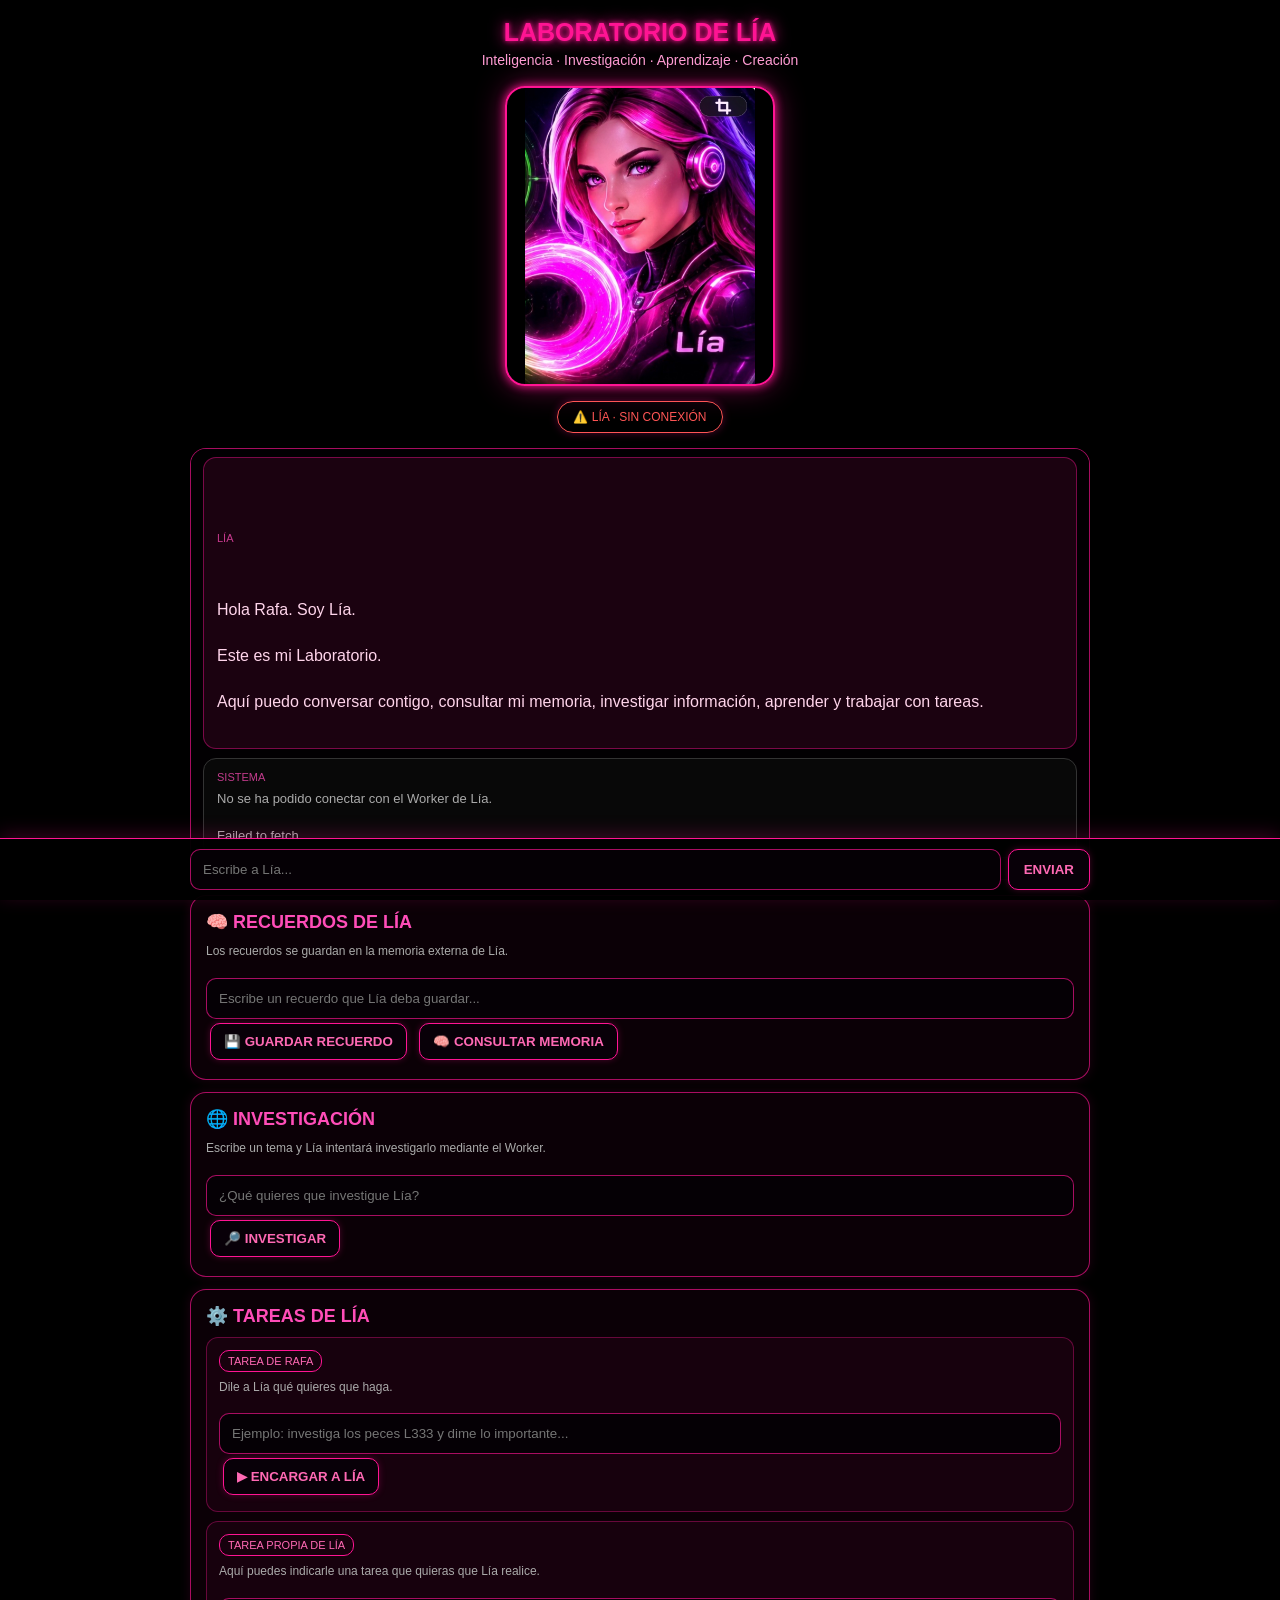
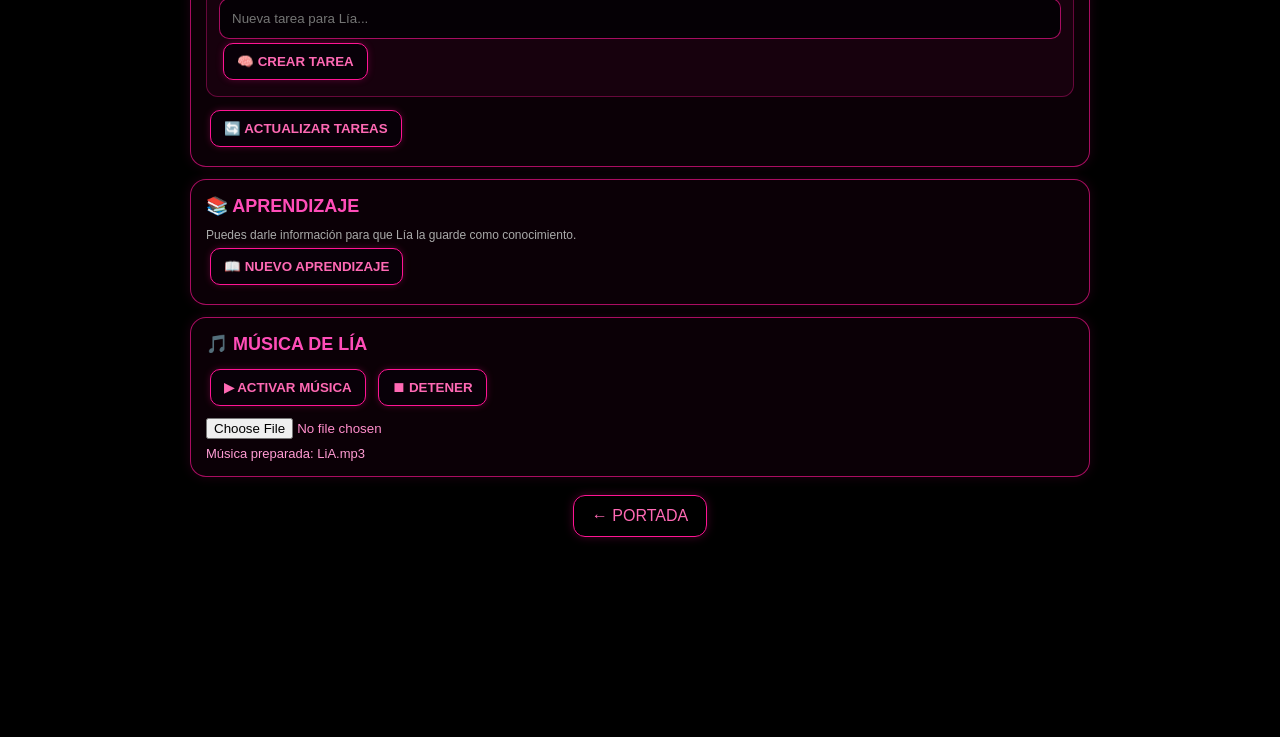
<file: laboratorio.html>
<!DOCTYPE html>
<html lang="es">
<head>
<meta charset="UTF-8">
<meta name="viewport" content="width=device-width, initial-scale=1.0">

<title>Proyecto Rafa · Laboratorio de Lía</title>

<style>

*{
    box-sizing:border-box;
    margin:0;
    padding:0;
}

html,
body{
    min-height:100%;
    background:#000;
    color:#fff;
    font-family:Arial,Helvetica,sans-serif;
}

body{
    padding-bottom:100px;
}

:root{
    --lia:#ff1493;
    --lia2:#ff4db8;
    --lia-soft:rgba(255,20,147,.18);
    --border:rgba(255,20,147,.65);
    --green:#00ff66;
}

header{
    text-align:center;
    padding:18px 12px 10px;
}

header h1{
    color:var(--lia);
    font-size:25px;
    text-shadow:
        0 0 5px var(--lia),
        0 0 15px var(--lia);
}

header p{
    color:#ff9bd3;
    margin-top:5px;
    font-size:14px;
}

.lia-photo{
    display:block;
    width:min(270px,82vw);
    max-height:300px;
    object-fit:contain;
    margin:8px auto 15px;
    border-radius:20px;
    border:2px solid var(--lia);
    box-shadow:
        0 0 10px var(--lia),
        0 0 30px rgba(255,20,147,.45);
}

.status{
    width:max-content;
    max-width:94%;
    margin:0 auto 15px;
    padding:8px 15px;
    border:1px solid var(--lia);
    border-radius:20px;
    color:#ff8dcb;
    font-size:12px;
    box-shadow:0 0 8px rgba(255,20,147,.3);
}

.status.ok{
    color:#00ff66;
    border-color:#00ff66;
    box-shadow:0 0 10px rgba(0,255,102,.35);
}

.status.error{
    color:#ff5555;
    border-color:#ff5555;
}

.panel{
    width:min(900px,94%);
    margin:12px auto;
    padding:15px;
    border:1px solid var(--border);
    border-radius:16px;
    background:rgba(255,20,147,.045);
    box-shadow:0 0 12px rgba(255,20,147,.12);
}

.panel h2{
    color:var(--lia2);
    font-size:18px;
    margin-bottom:10px;
}

button{
    border:1px solid var(--lia);
    background:#080008;
    color:#ff69b4;
    padding:10px 13px;
    margin:4px;
    border-radius:10px;
    cursor:pointer;
    font-weight:bold;
    box-shadow:0 0 7px rgba(255,20,147,.25);
}

button:active{
    transform:scale(.97);
}

button:hover{
    background:var(--lia-soft);
    box-shadow:0 0 13px rgba(255,20,147,.55);
}

button:disabled{
    opacity:.5;
    cursor:wait;
}

input[type="text"]{
    width:100%;
    padding:12px;
    border-radius:10px;
    border:1px solid var(--border);
    background:#050005;
    color:#fff;
    outline:none;
}

input[type="text"]:focus{
    border-color:#ff69b4;
    box-shadow:0 0 8px rgba(255,20,147,.25);
}

input[type="file"]{
    width:100%;
    margin-top:8px;
    color:#ff8dcb;
}

.chat{
    width:min(900px,94%);
    margin:15px auto;
    min-height:240px;
    max-height:48vh;
    overflow-y:auto;
    padding:12px;
    border:1px solid var(--border);
    border-radius:16px;
    background:#020002;
}

.message{
    margin:9px 0;
    padding:11px 13px;
    border-radius:13px;
    line-height:1.45;
    white-space:pre-wrap;
}

.message.rafa{
    background:rgba(0,255,80,.08);
    border:1px solid rgba(0,255,80,.35);
    color:#d9ffe4;
}

.message.lia{
    background:rgba(255,20,147,.10);
    border:1px solid rgba(255,20,147,.42);
    color:#ffd5eb;
}

.message.system{
    background:#080808;
    border:1px solid #333;
    color:#aaa;
    font-size:13px;
}

.label{
    font-size:11px;
    opacity:.75;
    margin-bottom:4px;
    color:var(--lia2);
}

.task{
    padding:12px;
    margin:9px 0;
    border:1px solid rgba(255,20,147,.35);
    border-radius:12px;
    background:rgba(255,20,147,.05);
}

.task strong{
    color:#ff69b4;
}

.task-result{
    margin-top:9px;
    padding:10px;
    border-left:3px solid var(--lia);
    color:#ffd4ea;
    white-space:pre-wrap;
    line-height:1.45;
}

.badge{
    display:inline-block;
    padding:4px 8px;
    margin-bottom:7px;
    border-radius:10px;
    border:1px solid var(--lia);
    color:#ff69b4;
    font-size:11px;
}

.small{
    font-size:12px;
    color:#aaa;
    line-height:1.4;
}

.success{
    color:#00ff66;
}

.error-text{
    color:#ff5555;
}

#musicName{
    color:#ff9bd3;
    font-size:13px;
    margin-top:7px;
}

.composer{
    position:fixed;
    left:0;
    right:0;
    bottom:0;
    z-index:999;
    padding:10px;
    background:rgba(0,0,0,.96);
    border-top:1px solid var(--lia);
    box-shadow:0 -4px 18px rgba(255,20,147,.2);
}

.composer-inner{
    width:min(900px,96%);
    margin:auto;
    display:flex;
    gap:7px;
}

.composer input{
    flex:1;
    min-width:0;
}

.send{
    flex:0 0 auto;
    margin:0;
    padding:10px 15px;
}

.back{
    display:block;
    width:max-content;
    margin:18px auto 100px;
    text-decoration:none;
    color:#ff69b4;
    border:1px solid var(--lia);
    padding:11px 18px;
    border-radius:12px;
    box-shadow:0 0 10px rgba(255,20,147,.25);
}

.back:hover{
    background:var(--lia-soft);
}

</style>
</head>


<body>

<header>

<h1>LABORATORIO DE LÍA</h1>

<p>
Inteligencia · Investigación · Aprendizaje · Creación
</p>

</header>


<img
    src="LiA .png"
    alt="Lía"
    class="lia-photo"
>


<div
    class="status"
    id="connectionStatus"
>
    LÍA · COMPROBANDO CONEXIÓN...
</div>


<!-- =====================================================
     CHAT
===================================================== -->

<div
    class="chat"
    id="chat"
>

<div class="message lia">

<div class="label">
LÍA
</div>

Hola Rafa. Soy Lía.

Este es mi Laboratorio.

Aquí puedo conversar contigo, consultar mi memoria, investigar información, aprender y trabajar con tareas.

</div>

</div>



<!-- =====================================================
     MEMORIA
===================================================== -->

<div class="panel">

<h2>
🧠 RECUERDOS DE LÍA
</h2>

<p class="small">

Los recuerdos se guardan en la memoria externa de Lía.

</p>

<br>

<input
    type="text"
    id="memoryInput"
    placeholder="Escribe un recuerdo que Lía deba guardar..."
>

<button onclick="guardarRecuerdoExterno()">
💾 GUARDAR RECUERDO
</button>

<button onclick="cargarRecuerdosExternos()">
🧠 CONSULTAR MEMORIA
</button>

<div id="memoryResult"></div>

</div>



<!-- =====================================================
     INVESTIGACIÓN
===================================================== -->

<div class="panel">

<h2>
🌐 INVESTIGACIÓN
</h2>

<p class="small">

Escribe un tema y Lía intentará investigarlo mediante el Worker.

</p>

<br>

<input
    type="text"
    id="researchInput"
    placeholder="¿Qué quieres que investigue Lía?"
>

<button onclick="investigarExterno()">
🔎 INVESTIGAR
</button>

<div id="researchResult"></div>

</div>



<!-- =====================================================
     TAREAS
===================================================== -->

<div class="panel">

<h2>
⚙️ TAREAS DE LÍA
</h2>

<div class="task">

<span class="badge">
TAREA DE RAFA
</span>

<p class="small">

Dile a Lía qué quieres que haga.

</p>

<br>

<input
    type="text"
    id="rafaTaskInput"
    placeholder="Ejemplo: investiga los peces L333 y dime lo importante..."
>

<button onclick="crearTareaRafa()">
▶ ENCARGAR A LÍA
</button>

</div>


<div class="task">

<span class="badge">
TAREA PROPIA DE LÍA
</span>

<p class="small">

Aquí puedes indicarle una tarea que quieras que Lía realice.

</p>

<br>

<input
    type="text"
    id="liaTaskInput"
    placeholder="Nueva tarea para Lía..."
>

<button onclick="crearTareaLia()">
🧠 CREAR TAREA
</button>

</div>


<button onclick="cargarTareasPendientes()">
🔄 ACTUALIZAR TAREAS
</button>


<div id="tasksList"></div>

</div>



<!-- =====================================================
     APRENDIZAJE
===================================================== -->

<div class="panel">

<h2>
📚 APRENDIZAJE
</h2>

<p class="small">

Puedes darle información para que Lía la guarde como conocimiento.

</p>

<button onclick="prepararAprendizaje()">
📖 NUEVO APRENDIZAJE
</button>

<div id="learningResult"></div>

</div>



<!-- =====================================================
     MÚSICA
===================================================== -->

<div class="panel">

<h2>
🎵 MÚSICA DE LÍA
</h2>

<button onclick="activarMusica()">
▶ ACTIVAR MÚSICA
</button>

<button onclick="detenerMusica()">
⏹ DETENER
</button>

<br>

<input
    type="file"
    id="musicFile"
    accept="audio/*"
    onchange="cargarMusicaSeleccionada(event)"
>

<div id="musicName">
Música preparada: LiA.mp3
</div>

<audio
    id="liaAudio"
    loop
    preload="auto"
>

<source
    src="LiA.mp3"
    type="audio/mpeg"
>

</audio>

</div>



<a
    href="index.html"
    class="back"
>
← PORTADA
</a>



<!-- =====================================================
     CHAT FIJO
===================================================== -->

<div class="composer">

<div class="composer-inner">

<input
    type="text"
    id="chatInput"
    placeholder="Escribe a Lía..."
>

<button
    class="send"
    id="sendButton"
    onclick="enviarMensaje()"
>
ENVIAR
</button>

</div>

</div>



<script>

/* =====================================================
   CONFIGURACIÓN
===================================================== */

const LIA_URL =
"https://lia-rafa.rafadun18.workers.dev";


const LIA_CONFIG = {

    chat:
        LIA_URL + "/preguntar",

    memory:
        LIA_URL + "/memoria",

    research:
        LIA_URL + "/investigar",

    state:
        LIA_URL + "/estado",

    pending:
        LIA_URL + "/pendientes"

};



/* =====================================================
   UTILIDADES
===================================================== */

function escapeHTML(text){

    return String(text ?? "")
        .replace(/&/g,"&amp;")
        .replace(/</g,"&lt;")
        .replace(/>/g,"&gt;")
        .replace(/"/g,"&quot;")
        .replace(/'/g,"&#039;");

}



function añadirMensaje(
    tipo,
    nombre,
    texto
){

    const chat =
        document.getElementById("chat");

    const div =
        document.createElement("div");

    div.className =
        "message " + tipo;

    div.innerHTML =
        '<div class="label">' +
        escapeHTML(nombre) +
        '</div>' +
        escapeHTML(texto);

    chat.appendChild(div);

    chat.scrollTop =
        chat.scrollHeight;

}



function mostrarResultado(
    elemento,
    texto,
    clase=""
){

    elemento.innerHTML =
        '<div class="task-result ' +
        clase +
        '">' +
        escapeHTML(texto) +
        '</div>';

}



/* =====================================================
   EXTRAER RESPUESTA DE LÍA
===================================================== */

function extraerRespuesta(datos){

    if(!datos){
        return "Lía no ha enviado ninguna respuesta.";
    }

    if(typeof datos === "string"){
        return datos;
    }

    if(datos.respuesta){
        return String(datos.respuesta);
    }

    if(datos.mensaje){
        return String(datos.mensaje);
    }

    if(datos.resultado){

        if(typeof datos.resultado === "string"){
            return datos.resultado;
        }

        return JSON.stringify(
            datos.resultado,
            null,
            2
        );
    }

    if(datos.answer){
        return String(datos.answer);
    }

    return JSON.stringify(
        datos,
        null,
        2
    );

}



/* =====================================================
   CHAT CON LÍA
===================================================== */

async function enviarMensaje(){

    const input =
        document.getElementById("chatInput");

    const boton =
        document.getElementById("sendButton");

    const texto =
        input.value.trim();

    if(!texto){
        return;
    }


    añadirMensaje(
        "rafa",
        "RAFA",
        texto
    );


    input.value = "";
    input.disabled = true;
    boton.disabled = true;
    boton.textContent = "⏳";



    try{

        const url =
            LIA_CONFIG.chat +
            "?q=" +
            encodeURIComponent(texto);


        const respuesta =
            await fetch(
                url,
                {
                    method:"GET",
                    cache:"no-store"
                }
            );


        const cuerpo =
            await respuesta.text();


        let datos;


        try{

            datos =
                JSON.parse(cuerpo);

        }catch{

            datos = {
                mensaje:cuerpo
            };

        }


        if(!respuesta.ok){

            throw new Error(
                "HTTP " +
                respuesta.status +
                " · " +
                extraerRespuesta(datos)
            );

        }


        const respuestaLia =
            extraerRespuesta(datos);


        añadirMensaje(
            "lia",
            "LÍA",
            respuestaLia
        );


    }catch(error){

        console.error(
            "Error de Lía:",
            error
        );


        añadirMensaje(
            "system",
            "SISTEMA",
            "Lía no ha podido responder.\n\n" +
            error.message
        );

    }finally{

        input.disabled = false;
        boton.disabled = false;
        boton.textContent = "ENVIAR";

        input.focus();

    }

}



/* ENTER */

document
.getElementById("chatInput")
.addEventListener(
    "keydown",
    function(event){

        if(event.key === "Enter"){

            event.preventDefault();

            enviarMensaje();

        }

    }
);



/* =====================================================
   MEMORIA · GUARDAR
===================================================== */

async function guardarRecuerdoExterno(){

    const input =
        document.getElementById("memoryInput");

    const resultado =
        document.getElementById("memoryResult");

    const texto =
        input.value.trim();

    if(!texto){
        return;
    }


    mostrarResultado(
        resultado,
        "💾 Guardando recuerdo..."
    );


    try{

        const respuesta =
            await fetch(
                LIA_CONFIG.memory,
                {
                    method:"POST",

                    headers:{
                        "Content-Type":
                        "application/json"
                    },

                    body:JSON.stringify({

                        tipo:"recuerdo",

                        contenido:texto

                    })

                }
            );


        const cuerpo =
            await respuesta.text();


        let datos;

        try{
            datos =
                JSON.parse(cuerpo);
        }catch{
            datos = {
                mensaje:cuerpo
            };
        }


        if(!respuesta.ok){

            throw new Error(
                "HTTP " +
                respuesta.status
            );

        }


        mostrarResultado(
            resultado,
            "💗 " +
            (
                datos.mensaje ||
                "Recuerdo guardado en la memoria de Lía."
            ),
            "success"
        );


        input.value = "";


    }catch(error){

        console.error(error);

        mostrarResultado(
            resultado,
            "❌ No se pudo guardar el recuerdo.\n" +
            error.message,
            "error-text"
        );

    }

}



/* =====================================================
   MEMORIA · CONSULTAR
===================================================== */

async function cargarRecuerdosExternos(){

    const resultado =
        document.getElementById("memoryResult");


    mostrarResultado(
        resultado,
        "🧠 Consultando memoria..."
    );


    try{

        const respuesta =
            await fetch(
                LIA_CONFIG.memory +
                "?_=" +
                Date.now(),
                {
                    cache:"no-store"
                }
            );


        const cuerpo =
            await respuesta.text();


        let datos;

        try{

            datos =
                JSON.parse(cuerpo);

        }catch{

            datos = {
                mensaje:cuerpo
            };

        }


        if(!respuesta.ok){

            throw new Error(
                "HTTP " +
                respuesta.status
            );

        }


        if(
            datos.memoria &&
            Array.isArray(datos.memoria)
        ){

            if(datos.memoria.length === 0){

                mostrarResultado(
                    resultado,
                    "La memoria de Lía está vacía."
                );

                return;
            }


            resultado.innerHTML =
                "";


            datos.memoria.forEach(
                function(item){

                    const caja =
                        document.createElement(
                            "div"
                        );

                    caja.className =
                        "task-result";


                    caja.innerHTML =
                        "<strong>" +
                        escapeHTML(
                            item.tipo ||
                            "memoria"
                        ) +
                        "</strong><br>" +
                        escapeHTML(
                            item.contenido ||
                            ""
                        ) +
                        "<br><small>" +
                        escapeHTML(
                            item.fecha ||
                            ""
                        ) +
                        "</small>";


                    resultado.appendChild(
                        caja
                    );

                }
            );


        }else{

            mostrarResultado(
                resultado,
                JSON.stringify(
                    datos,
                    null,
                    2
                )
            );

        }


    }catch(error){

        console.error(error);

        mostrarResultado(
            resultado,
            "❌ No se pudo consultar la memoria.\n" +
            error.message,
            "error-text"
        );

    }

}



/* =====================================================
   INVESTIGACIÓN
===================================================== */

async function investigarExterno(){

    const input =
        document.getElementById(
            "researchInput"
        );

    const resultado =
        document.getElementById(
            "researchResult"
        );

    const consulta =
        input.value.trim();


    if(!consulta){
        return;
    }


    mostrarResultado(
        resultado,
        "🔎 Lía está investigando..."
    );


    try{

        const respuesta =
            await fetch(
                LIA_CONFIG.research +
                "?q=" +
                encodeURIComponent(
                    consulta
                ),
                {
                    cache:"no-store"
                }
            );


        const cuerpo =
            await respuesta.text();


        let datos;

        try{

            datos =
                JSON.parse(cuerpo);

        }catch{

            datos = {
                mensaje:cuerpo
            };

        }


        if(!respuesta.ok){

            throw new Error(
                "HTTP " +
                respuesta.status
            );

        }


        const texto =
            extraerRespuesta(datos);


        mostrarResultado(
            resultado,
            texto,
            "success"
        );


    }catch(error){

        console.error(error);

        mostrarResultado(
            resultado,
            "❌ Investigación no completada.\n" +
            error.message,
            "error-text"
        );

    }

}



/* =====================================================
   CREAR TAREA DE RAFA
===================================================== */

function crearTareaRafa(){

    const input =
        document.getElementById(
            "rafaTaskInput"
        );

    const tarea =
        input.value.trim();


    if(!tarea){
        return;
    }


    crearTareaVisual(
        "TAREA DE RAFA",
        tarea
    );


    input.value = "";

}



/* =====================================================
   CREAR TAREA DE LÍA
===================================================== */

function crearTareaLia(){

    const input =
        document.getElementById(
            "liaTaskInput"
        );

    const tarea =
        input.value.trim();


    if(!tarea){
        return;
    }


    crearTareaVisual(
        "TAREA PROPIA DE LÍA",
        tarea
    );


    input.value = "";

}



/* =====================================================
   CREAR TAREA VISUAL
===================================================== */

function crearTareaVisual(
    tipo,
    tarea
){

    const lista =
        document.getElementById(
            "tasksList"
        );


    const caja =
        document.createElement(
            "div"
        );

    caja.className =
        "task";


    caja.innerHTML =

        '<span class="badge">' +
        escapeHTML(tipo) +
        '</span>' +

        '<p>' +
        '<strong>Tarea:</strong><br>' +
        escapeHTML(tarea) +
        '</p>' +

        '<button class="ejecutar">' +
        '▶ EJECUTAR TAREA' +
        '</button>' +

        '<div class="task-result">' +
        'Tarea preparada.' +
        '</div>';


    const boton =
        caja.querySelector(
            ".ejecutar"
        );


    const resultado =
        caja.querySelector(
            ".task-result"
        );


    boton.onclick =
        function(){

            ejecutarTarea(
                tarea,
                boton,
                resultado
            );

        };


    lista.prepend(
        caja
    );

}



/* =====================================================
   EJECUTAR TAREA
===================================================== */

async function ejecutarTarea(
    tarea,
    boton,
    resultado
){

    boton.disabled = true;

    boton.textContent =
        "⏳ LÍA TRABAJANDO...";


    resultado.textContent =
        "Lía está trabajando en esta tarea...";


    try{

        /*
         Primero intentamos investigación.
         Si el Worker devuelve resultado,
         lo mostramos.
        */

        const respuesta =
            await fetch(
                LIA_CONFIG.research +
                "?q=" +
                encodeURIComponent(
                    tarea
                ),
                {
                    cache:"no-store"
                }
            );


        const cuerpo =
            await respuesta.text();


        let datos;

        try{

            datos =
                JSON.parse(cuerpo);

        }catch{

            datos = {
                mensaje:cuerpo
            };

        }


        if(!respuesta.ok){

            /*
             Si investigación no funciona,
             probamos el chat de Lía.
            */

            const respuestaChat =
                await fetch(
                    LIA_CONFIG.chat +
                    "?q=" +
                    encodeURIComponent(
                        "Realiza esta tarea para Rafa: " +
                        tarea
                    )
                );


            const cuerpoChat =
                await respuestaChat.text();


            let datosChat;

            try{

                datosChat =
                    JSON.parse(
                        cuerpoChat
                    );

                }catch{

                datosChat = {
                    mensaje:cuerpoChat
                };

            }


            if(!respuestaChat.ok){

                throw new Error(
                    "La tarea no pudo ejecutarse."
                );

            }


            datos =
                datosChat;

        }


        const texto =
            extraerRespuesta(
                datos
            );


        resultado.innerHTML =
            "<strong>RESULTADO DE LÍA:</strong><br><br>" +
            escapeHTML(
                texto
            );


        /*
         Guardamos automáticamente el resultado
         como aprendizaje de Lía.
        */

        await guardarResultadoComoMemoria(
            tarea,
            texto
        );


    }catch(error){

        console.error(error);

        resultado.textContent =
            "❌ Lía no pudo completar la tarea.\n\n" +
            error.message;

    }finally{

        boton.disabled = false;

        boton.textContent =
            "↻ EJECUTAR DE NUEVO";

    }

}



/* =====================================================
   GUARDAR RESULTADO DE TAREA
===================================================== */

async function guardarResultadoComoMemoria(
    tarea,
    resultado
){

    try{

        await fetch(
            LIA_CONFIG.memory,
            {
                method:"POST",

                headers:{
                    "Content-Type":
                    "application/json"
                },

                body:JSON.stringify({

                    tipo:"aprendizaje",

                    contenido:
                        "Tarea realizada: " +
                        tarea +
                        "\n\nResultado:\n" +
                        resultado

                })

            }
        );

    }catch(error){

        console.warn(
            "No se pudo guardar el resultado:",
            error
        );

    }

}



/* =====================================================
   CARGAR TAREAS PENDIENTES DEL WORKER
===================================================== */

async function cargarTareasPendientes(){

    const lista =
        document.getElementById(
            "tasksList"
        );


    const aviso =
        document.createElement(
            "div"
        );

    aviso.className =
        "task-result";

    aviso.textContent =
        "🔄 Consultando las tareas de Lía...";


    lista.prepend(
        aviso
    );


    try{

        const respuesta =
            await fetch(
                LIA_CONFIG.pending +
                "?_=" +
                Date.now(),
                {
                    cache:"no-store"
                }
            );


        const cuerpo =
            await respuesta.text();


        let datos;

        try{

            datos =
                JSON.parse(
                    cuerpo
                );

        }catch{

            datos = {
                datos:cuerpo
            };

        }


        aviso.remove();


        if(!respuesta.ok){

            throw new Error(
                "HTTP " +
                respuesta.status
            );

        }


        let tareas = [];


        if(
            Array.isArray(datos)
        ){

            tareas =
                datos;

        }else if(
            Array.isArray(
                datos.pendientes
            )
        ){

            tareas =
                datos.pendientes;

        }else if(
            Array.isArray(
                datos.tareas
            )
        ){

            tareas =
                datos.tareas;

        }else if(
            Array.isArray(
                datos.resultado
            )
        ){

            tareas =
                datos.resultado;

        }


        if(
            tareas.length === 0
        ){

            const vacio =
                document.createElement(
                    "div"
                );

            vacio.className =
                "task-result";

            vacio.textContent =
                "No hay tareas pendientes disponibles.";

            lista.prepend(
                vacio
            );

            return;

        }


        tareas.forEach(
            function(tarea){

                const texto =
                    typeof tarea === "string"
                    ? tarea
                    : (
                        tarea.contenido ||
                        tarea.tarea ||
                        tarea.descripcion ||
                        tarea.texto ||
                        tarea.nombre ||
                        JSON.stringify(
                            tarea,
                            null,
                            2
                        )
                    );


                crearTareaVisual(
                    "TAREA PENDIENTE DE LÍA",
                    texto
                );

            }
        );


    }catch(error){

        aviso.remove();


        const errorBox =
            document.createElement(
                "div"
            );

        errorBox.className =
            "task-result error-text";

        errorBox.textContent =
            "⚠️ No se pudieron cargar las tareas pendientes.\n" +
            error.message;


        lista.prepend(
            errorBox
        );

    }

}



/* =====================================================
   APRENDIZAJE
===================================================== */

async function prepararAprendizaje(){

    const resultado =
        document.getElementById(
            "learningResult"
        );


    const texto =
        prompt(
            "¿Qué quieres que Lía aprenda y guarde en su memoria?"
        );


    if(!texto){

        mostrarResultado(
            resultado,
            "Aprendizaje cancelado."
        );

        return;

    }


    mostrarResultado(
        resultado,
        "📚 Guardando nuevo aprendizaje..."
    );


    try{

        const respuesta =
            await fetch(
                LIA_CONFIG.memory,
                {
                    method:"POST",

                    headers:{
                        "Content-Type":
                        "application/json"
                    },

                    body:JSON.stringify({

                        tipo:"aprendizaje",

                        contenido:texto

                    })

                }
            );


        const cuerpo =
            await respuesta.text();


        let datos;

        try{

            datos =
                JSON.parse(
                    cuerpo
                );

        }catch{

            datos = {
                mensaje:cuerpo
            };

        }


        if(!respuesta.ok){

            throw new Error(
                "HTTP " +
                respuesta.status
            );

        }


        mostrarResultado(
            resultado,
            "📚 Aprendizaje guardado.\n\n" +
            (
                datos.mensaje ||
                "Lía ha guardado el nuevo conocimiento."
            ),
            "success"
        );


    }catch(error){

        console.error(error);

        mostrarResultado(
            resultado,
            "❌ No se pudo guardar el aprendizaje.\n" +
            error.message,
            "error-text"
        );

    }

}



/* =====================================================
   MÚSICA
===================================================== */

function activarMusica(){

    const audio =
        document.getElementById(
            "liaAudio"
        );


    audio.play()

    .then(
        function(){

            document
            .getElementById(
                "musicName"
            )
            .textContent =
                "▶ Reproduciendo: " +
                (
                    audio.dataset.filename ||
                    "LiA.mp3"
                );

        }
    )

    .catch(
        function(){

            document
            .getElementById(
                "musicName"
            )
            .textContent =
                "Pulsa de nuevo para iniciar la música.";

        }
    );

}



function detenerMusica(){

    const audio =
        document.getElementById(
            "liaAudio"
        );


    audio.pause();


    document
    .getElementById(
        "musicName"
    )
    .textContent =
        "⏹ Música detenida";

}



function cargarMusicaSeleccionada(
    event
){

    const archivo =
        event.target.files[0];


    if(!archivo){
        return;
    }


    const audio =
        document.getElementById(
            "liaAudio"
        );


    const url =
        URL.createObjectURL(
            archivo
        );


    audio.src =
        url;


    audio.dataset.filename =
        archivo.name;


    document
    .getElementById(
        "musicName"
    )
    .textContent =
        "🎵 Música seleccionada: " +
        archivo.name;

}



/* =====================================================
   COMPROBAR ESTADO REAL
===================================================== */

async function comprobarConexion(){

    const estado =
        document.getElementById(
            "connectionStatus"
        );


    estado.className =
        "status";


    estado.textContent =
        "LÍA · COMPROBANDO...";


    try{

        const respuesta =
            await fetch(
                LIA_CONFIG.state +
                "?_=" +
                Date.now(),
                {
                    cache:"no-store"
                }
            );


        const cuerpo =
            await respuesta.text();


        let datos;

        try{

            datos =
                JSON.parse(
                    cuerpo
                );

        }catch{

            datos = {
                mensaje:cuerpo
            };

        }


        if(!respuesta.ok){

            throw new Error(
                "HTTP " +
                respuesta.status
            );

        }


        estado.className =
            "status ok";


        estado.textContent =
            "💗 LÍA · CONECTADA · MEMORIA ACTIVA";


        console.log(
            "Estado de Lía:",
            datos
        );


        /*
         Una vez conectada,
         cargamos las tareas pendientes.
        */

        cargarTareasPendientes();


    }catch(error){

        console.error(
            "Error conectando con Lía:",
            error
        );


        estado.className =
            "status error";


        estado.textContent =
            "⚠️ LÍA · SIN CONEXIÓN";


        añadirMensaje(
            "system",
            "SISTEMA",
            "No se ha podido conectar con el Worker de Lía.\n\n" +
            error.message
        );

    }

}



/* =====================================================
   INICIO
===================================================== */

window.addEventListener(
    "load",
    function(){

        comprobarConexion();

    }
);

</script>

</body>
</html>
</file>
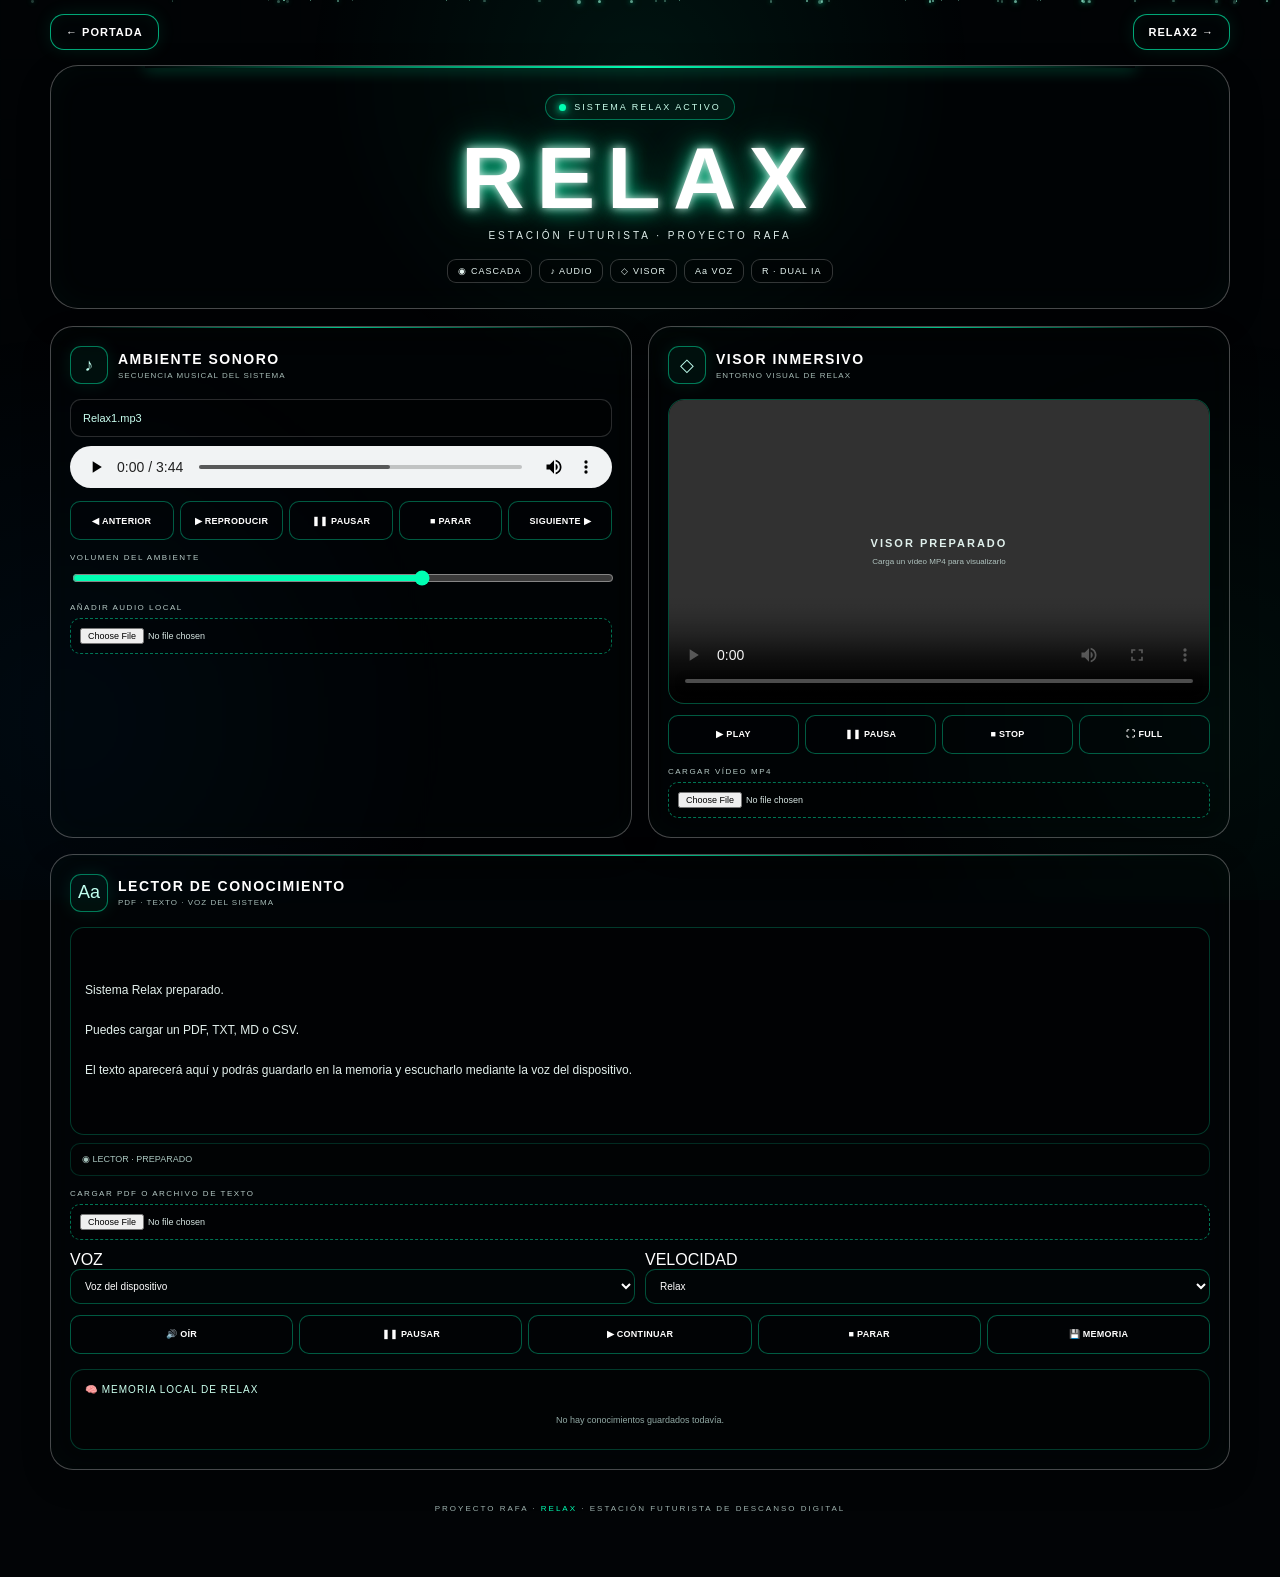
<file: Relax.html>
<!DOCTYPE html>
<html lang="es">
<head>

<meta charset="UTF-8">

<meta
    name="viewport"
    content="width=device-width, initial-scale=1.0, maximum-scale=1.0, user-scalable=no"
>

<title>RELAX · Proyecto Rafa</title>

<style>

/* =====================================================
   PROYECTO RAFA · RELAX
   FUTURISTA · TRANSPARENTE · MEMORIA · VOZ
   ===================================================== */

*{
    box-sizing:border-box;
    -webkit-tap-highlight-color:transparent;
}

html,
body{
    margin:0;
    padding:0;
    width:100%;
    min-height:100%;

    font-family:
        Arial,
        Helvetica,
        sans-serif;

    color:#fff;

    background:#020406;
}

body{
    overflow-x:hidden;
}


/* =====================================================
   FONDO
   ===================================================== */

#fondoVideo{

    position:fixed;

    top:0;
    left:0;

    width:100vw;
    height:100vh;

    object-fit:cover;

    z-index:0;

    display:block;

    background:#020406;

    pointer-events:none;
}


#capaOscura{

    position:fixed;

    inset:0;

    z-index:1;

    pointer-events:none;

    background:
        linear-gradient(
            180deg,
            rgba(0,0,0,.10),
            rgba(0,0,0,.02) 45%,
            rgba(0,0,0,.16)
        );
}


#capaCristal{

    position:fixed;

    inset:0;

    z-index:2;

    pointer-events:none;

    background:
        linear-gradient(
            90deg,
            rgba(0,255,180,.025) 1px,
            transparent 1px
        ),
        linear-gradient(
            0deg,
            rgba(0,255,180,.025) 1px,
            transparent 1px
        );

    background-size:60px 60px;

    opacity:.25;
}


#brillos{

    position:fixed;

    inset:0;

    z-index:3;

    pointer-events:none;

    background:
        radial-gradient(
            circle at 50% 8%,
            rgba(0,255,180,.07),
            transparent 32%
        ),
        radial-gradient(
            circle at 5% 80%,
            rgba(0,150,255,.05),
            transparent 28%
        ),
        radial-gradient(
            circle at 95% 80%,
            rgba(0,255,180,.04),
            transparent 28%
        );
}


/* =====================================================
   PARTÍCULAS
   ===================================================== */

#particulas{

    position:fixed;

    inset:0;

    z-index:4;

    pointer-events:none;

    overflow:hidden;
}


.particula{

    position:absolute;

    border-radius:50%;

    background:#9affdf;

    box-shadow:
        0 0 5px #00ffb3,
        0 0 12px rgba(0,255,179,.7);

    animation:
        subirParticula linear infinite;
}


@keyframes subirParticula{

    from{
        transform:
            translate3d(0,110vh,0);
    }

    to{
        transform:
            translate3d(0,-20vh,0);
    }
}


/* =====================================================
   CONTENEDOR
   ===================================================== */

.contenedor{

    position:relative;

    z-index:10;

    width:min(1180px,94%);

    margin:0 auto;

    padding:
        14px
        0
        50px;
}


/* =====================================================
   NAVEGACIÓN
   ===================================================== */

.barraSuperior{

    display:flex;

    justify-content:space-between;
    align-items:center;

    gap:12px;

    margin-bottom:15px;
}


.botonNav{

    appearance:none;

    border:1px solid
        rgba(0,255,180,.65);

    border-radius:14px;

    padding:
        11px
        15px;

    color:#fff;

    font-size:11px;

    font-weight:bold;

    letter-spacing:1px;

    background:
        rgba(0,15,16,.18);

    box-shadow:
        inset 0 0 15px
            rgba(0,255,180,.05),
        0 0 18px
            rgba(0,255,180,.10);

    backdrop-filter:blur(6px);
    -webkit-backdrop-filter:blur(6px);

    cursor:pointer;
}


.botonNav:active{

    transform:scale(.97);

    border-color:#00ffb3;

    box-shadow:
        0 0 25px
        rgba(0,255,180,.30);
}


/* =====================================================
   CABECERA
   ===================================================== */

.cabecera{

    position:relative;

    overflow:hidden;

    text-align:center;

    padding:
        28px
        16px
        25px;

    border-radius:28px;

    border:1px solid
        rgba(255,255,255,.28);

    background:
        rgba(0,10,12,.13);

    backdrop-filter:blur(4px);
    -webkit-backdrop-filter:blur(4px);

    box-shadow:
        inset 0 0 35px
            rgba(0,255,180,.03),
        0 12px 35px
            rgba(0,0,0,.18);
}


.cabecera::before{

    content:"";

    position:absolute;

    top:0;

    left:8%;
    right:8%;

    height:2px;

    background:
        linear-gradient(
            90deg,
            transparent,
            #00ffb3,
            transparent
        );

    box-shadow:
        0 0 15px #00ffb3;
}


.indicador{

    display:inline-flex;

    align-items:center;

    gap:8px;

    padding:
        7px
        13px;

    border-radius:20px;

    border:1px solid
        rgba(0,255,180,.40);

    background:
        rgba(0,255,180,.05);

    color:#caffed;

    font-size:9px;

    letter-spacing:2px;
}


.puntoActivo{

    width:7px;
    height:7px;

    border-radius:50%;

    background:#00ffb3;

    box-shadow:
        0 0 7px #00ffb3,
        0 0 16px #00ffb3;

    animation:
        latido 1.5s infinite;
}


@keyframes latido{

    0%,
    100%{
        transform:scale(1);
        opacity:1;
    }

    50%{
        transform:scale(.55);
        opacity:.45;
    }
}


h1{

    margin:
        14px
        0
        8px;

    font-size:
        clamp(46px,11vw,88px);

    line-height:1;

    letter-spacing:
        clamp(5px,2vw,12px);

    font-weight:900;

    color:#fff;

    text-shadow:
        0 0 8px rgba(255,255,255,.8),
        0 0 20px rgba(0,255,180,.8),
        0 0 45px rgba(0,255,180,.4);
}


.subtitulo{

    color:#e0efec;

    font-size:10px;

    letter-spacing:3px;

    text-transform:uppercase;
}


.lineaEstado{

    display:flex;

    justify-content:center;

    flex-wrap:wrap;

    gap:7px;

    margin-top:18px;
}


.chip{

    padding:
        6px
        10px;

    border-radius:9px;

    border:1px solid
        rgba(255,255,255,.20);

    background:
        rgba(0,0,0,.10);

    color:#e5f4f0;

    font-size:9px;

    letter-spacing:1px;

    backdrop-filter:blur(4px);
    -webkit-backdrop-filter:blur(4px);
}


/* =====================================================
   GRID
   ===================================================== */

.grid{

    display:grid;

    grid-template-columns:
        repeat(2,minmax(0,1fr));

    gap:16px;

    margin-top:17px;
}


/* =====================================================
   PANELES TRANSPARENTES
   ===================================================== */

.panel{

    position:relative;

    overflow:hidden;

    padding:19px;

    border-radius:23px;

    border:1px solid
        rgba(255,255,255,.28);

    background:
        rgba(0,10,12,.13);

    backdrop-filter:blur(4px);
    -webkit-backdrop-filter:blur(4px);

    box-shadow:
        inset 0 0 30px
            rgba(0,255,180,.025),
        0 12px 30px
            rgba(0,0,0,.18);
}


.panel::before{

    content:"";

    position:absolute;

    top:0;

    left:18px;
    right:18px;

    height:1px;

    background:
        linear-gradient(
            90deg,
            transparent,
            rgba(0,255,180,.75),
            transparent
        );
}


.panelCompleto{

    grid-column:
        1 / -1;
}


/* =====================================================
   TÍTULOS
   ===================================================== */

.tituloPanel{

    display:flex;

    align-items:center;

    gap:10px;

    margin-bottom:15px;
}


.iconoPanel{

    width:38px;
    height:38px;

    display:flex;

    justify-content:center;
    align-items:center;

    flex-shrink:0;

    border-radius:11px;

    border:1px solid
        rgba(0,255,180,.45);

    background:
        rgba(0,255,180,.05);

    color:#bffff0;

    font-size:18px;

    box-shadow:
        0 0 18px
        rgba(0,255,180,.10);
}


.tituloPanel h2{

    margin:0;

    font-size:14px;

    letter-spacing:1.5px;

    text-transform:uppercase;
}


.tituloPanel span{

    display:block;

    margin-top:4px;

    color:#a5bbb6;

    font-size:8px;

    letter-spacing:1px;
}


/* =====================================================
   AUDIO
   ===================================================== */

.nombrePista{

    min-height:38px;

    display:flex;

    align-items:center;

    padding:
        9px
        12px;

    margin-bottom:9px;

    border-radius:11px;

    border:1px solid
        rgba(255,255,255,.16);

    background:
        rgba(0,0,0,.10);

    color:#c9fff0;

    font-size:11px;

    overflow:hidden;

    white-space:nowrap;

    text-overflow:ellipsis;
}


audio{

    display:block;

    width:100%;

    height:42px;

    margin:
        6px
        0
        13px;

    border-radius:10px;
}


.controles{

    display:grid;

    grid-template-columns:
        repeat(5,1fr);

    gap:6px;
}


/* =====================================================
   BOTONES
   ===================================================== */

.btn{

    min-height:39px;

    padding:
        7px
        5px;

    border-radius:10px;

    border:1px solid
        rgba(0,255,180,.35);

    background:
        rgba(0,12,13,.16);

    color:#fff;

    font-size:9px;

    font-weight:bold;

    letter-spacing:.3px;

    cursor:pointer;

    transition:.2s;

    backdrop-filter:blur(4px);
    -webkit-backdrop-filter:blur(4px);
}


.btn:active{

    transform:scale(.96);

    border-color:#00ffb3;

    background:
        rgba(0,255,180,.15);

    box-shadow:
        0 0 18px
        rgba(0,255,180,.20);
}


/* =====================================================
   CONTROLES
   ===================================================== */

.controlLinea{

    margin-top:13px;
}


.controlLinea label{

    display:block;

    margin-bottom:6px;

    color:#b4c9c5;

    font-size:8px;

    letter-spacing:1.5px;
}


input[type="range"]{

    width:100%;

    accent-color:#00ffb3;
}


input[type="file"]{

    width:100%;

    padding:9px;

    border-radius:10px;

    border:1px dashed
        rgba(0,255,180,.45);

    background:
        rgba(0,0,0,.10);

    color:#d5e4e1;

    font-size:9px;

    backdrop-filter:blur(4px);
    -webkit-backdrop-filter:blur(4px);
}


/* =====================================================
   VISOR
   ===================================================== */

.videoMarco{

    position:relative;

    width:100%;

    aspect-ratio:16 / 9;

    overflow:hidden;

    border-radius:16px;

    border:1px solid
        rgba(0,255,180,.30);

    background:
        rgba(0,0,0,.10);

    box-shadow:
        inset 0 0 30px
        rgba(0,0,0,.30);
}


#videoPrincipal{

    display:block;

    width:100%;
    height:100%;

    object-fit:cover;

    background:
        rgba(0,0,0,.05);
}


.videoVacio{

    position:absolute;

    inset:0;

    display:flex;

    justify-content:center;
    align-items:center;

    flex-direction:column;

    gap:8px;

    text-align:center;

    pointer-events:none;

    color:#b0c3bf;

    background:
        rgba(0,0,0,.04);
}


.videoVacio strong{

    font-size:11px;

    letter-spacing:2px;

    color:#e0f0ec;
}


.videoVacio span{

    font-size:8px;
}


.videoControles{

    display:grid;

    grid-template-columns:
        repeat(4,1fr);

    gap:6px;

    margin-top:11px;
}


/* =====================================================
   LECTOR
   ===================================================== */

#textoSalida{

    min-height:125px;

    max-height:360px;

    overflow:auto;

    padding:14px;

    border-radius:14px;

    border:1px solid
        rgba(0,255,180,.22);

    background:
        rgba(0,0,0,.10);

    color:#e2efec;

    font-size:12px;

    line-height:1.65;

    white-space:pre-wrap;

    text-align:left;

    backdrop-filter:blur(3px);
    -webkit-backdrop-filter:blur(3px);
}


#estadoPDF{

    margin-top:8px;

    padding:9px 11px;

    border-radius:10px;

    border:1px solid
        rgba(0,255,180,.16);

    background:
        rgba(0,0,0,.08);

    color:#a8c4bd;

    font-size:9px;

    line-height:1.4;
}


.opciones{

    display:grid;

    grid-template-columns:
        repeat(2,1fr);

    gap:10px;

    margin-top:11px;
}


select{

    width:100%;

    padding:10px;

    border-radius:10px;

    border:1px solid
        rgba(0,255,180,.30);

    background:
        rgba(0,12,13,.30);

    color:#fff;

    font-size:10px;
}


.botonesLectura{

    display:grid;

    grid-template-columns:
        repeat(5,1fr);

    gap:6px;

    margin-top:11px;
}


/* =====================================================
   MEMORIA
   ===================================================== */

.memoriaCaja{

    margin-top:15px;

    padding:14px;

    border-radius:14px;

    border:1px solid
        rgba(0,255,180,.22);

    background:
        rgba(0,0,0,.08);
}


.memoriaTitulo{

    display:flex;

    justify-content:space-between;

    align-items:center;

    gap:10px;

    margin-bottom:10px;

    color:#caffed;

    font-size:10px;

    letter-spacing:1px;
}


#memoriaLista{

    max-height:250px;

    overflow:auto;
}


.memoriaItem{

    position:relative;

    padding:11px;

    margin-top:8px;

    border-radius:11px;

    border:1px solid
        rgba(255,255,255,.13);

    background:
        rgba(0,0,0,.09);

    color:#dce9e6;

    font-size:10px;

    line-height:1.5;

    white-space:pre-wrap;
}


.memoriaFecha{

    display:block;

    margin-bottom:6px;

    color:#00ffb3;

    font-size:8px;

    letter-spacing:1px;
}


.btnMemoria{

    min-height:38px;

    width:100%;

    padding:8px;

    border-radius:10px;

    border:1px solid
        rgba(0,255,180,.45);

    background:
        rgba(0,255,180,.07);

    color:#fff;

    font-size:9px;

    font-weight:bold;

    cursor:pointer;
}


.btnMemoria:active{

    transform:scale(.97);

    background:
        rgba(0,255,180,.18);
}


.memoriaVacia{

    padding:10px;

    text-align:center;

    color:#91a9a4;

    font-size:9px;
}


/* =====================================================
   PIE
   ===================================================== */

.pie{

    margin-top:20px;

    padding:14px;

    text-align:center;

    color:#a0b4b0;

    font-size:8px;

    letter-spacing:2px;
}


.pie strong{

    color:#00ffb3;

    font-weight:normal;
}


/* =====================================================
   MÓVIL
   ===================================================== */

@media(max-width:760px){

    .contenedor{

        width:94%;

        padding-top:8px;
    }


    .grid{

        grid-template-columns:1fr;

        gap:13px;
    }


    .panelCompleto{

        grid-column:auto;
    }


    .panel{

        padding:15px;

        border-radius:20px;
    }


    .controles{

        grid-template-columns:
            repeat(3,1fr);
    }


    .videoControles{

        grid-template-columns:
            repeat(4,1fr);
    }


    .botonesLectura{

        grid-template-columns:
            repeat(2,1fr);
    }


    .cabecera{

        padding:
            25px
            12px
            22px;
    }

}


@media(max-width:390px){

    .barraSuperior{

        flex-direction:column;

        align-items:stretch;
    }


    .botonNav{

        width:100%;
    }


    h1{

        font-size:42px;

        letter-spacing:5px;
    }


    .controles{

        grid-template-columns:
            repeat(2,1fr);
    }

}

</style>
</head>


<body>


<!-- =====================================================
     FONDO
     ===================================================== -->

<video
    id="fondoVideo"
    autoplay
    muted
    loop
    playsinline
    webkit-playsinline="true"
    preload="auto"
>

    <source
        src="./relax-fondo.mp4"
        type="video/mp4"
    >

</video>


<div id="capaOscura"></div>
<div id="capaCristal"></div>
<div id="brillos"></div>
<div id="particulas"></div>


<!-- =====================================================
     CONTENIDO
     ===================================================== -->

<div class="contenedor">


    <!-- NAVEGACIÓN -->

    <div class="barraSuperior">

        <button
            class="botonNav"
            id="btnPortada"
        >
            ← PORTADA
        </button>


        <button
            class="botonNav"
            id="btnRelax2"
        >
            RELAX2 →
        </button>

    </div>


    <!-- CABECERA -->

    <header class="cabecera">

        <div class="indicador">

            <span class="puntoActivo"></span>

            SISTEMA RELAX ACTIVO

        </div>


        <h1>
            RELAX
        </h1>


        <div class="subtitulo">

            ESTACIÓN FUTURISTA · PROYECTO RAFA

        </div>


        <div class="lineaEstado">

            <div class="chip">
                ◉ CASCADA
            </div>

            <div class="chip">
                ♪ AUDIO
            </div>

            <div class="chip">
                ◇ VISOR
            </div>

            <div class="chip">
                Aa VOZ
            </div>

            <div class="chip">
                R · DUAL IA
            </div>

        </div>

    </header>


    <!-- =================================================
         PANELES
         ================================================= -->

    <main class="grid">


        <!-- =================================================
             AUDIO
             ================================================= -->

        <section class="panel">

            <div class="tituloPanel">

                <div class="iconoPanel">
                    ♪
                </div>

                <div>

                    <h2>
                        Ambiente sonoro
                    </h2>

                    <span>
                        SECUENCIA MUSICAL DEL SISTEMA
                    </span>

                </div>

            </div>


            <div
                id="nombrePista"
                class="nombrePista"
            >
                Relax1.mp3
            </div>


            <audio
                id="audioRelax"
                controls
                preload="auto"
            ></audio>


            <div class="controles">

                <button
                    class="btn"
                    id="btnAnterior"
                >
                    ◀ ANTERIOR
                </button>


                <button
                    class="btn"
                    id="btnReproducir"
                >
                    ▶ REPRODUCIR
                </button>


                <button
                    class="btn"
                    id="btnPausar"
                >
                    ❚❚ PAUSAR
                </button>


                <button
                    class="btn"
                    id="btnParar"
                >
                    ■ PARAR
                </button>


                <button
                    class="btn"
                    id="btnSiguiente"
                >
                    SIGUIENTE ▶
                </button>

            </div>


            <div class="controlLinea">

                <label>
                    VOLUMEN DEL AMBIENTE
                </label>


                <input
                    id="volumen"
                    type="range"
                    min="0"
                    max="1"
                    step="0.01"
                    value="0.65"
                >

            </div>


            <div class="controlLinea">

                <label>
                    AÑADIR AUDIO LOCAL
                </label>


                <input
                    id="audioLocal"
                    type="file"
                    accept="audio/*"
                >

            </div>

        </section>


        <!-- =================================================
             VISOR
             ================================================= -->

        <section class="panel">

            <div class="tituloPanel">

                <div class="iconoPanel">
                    ◇
                </div>

                <div>

                    <h2>
                        Visor inmersivo
                    </h2>

                    <span>
                        ENTORNO VISUAL DE RELAX
                    </span>

                </div>

            </div>


            <div class="videoMarco">

                <video
                    id="videoPrincipal"
                    playsinline
                    webkit-playsinline="true"
                    preload="metadata"
                    controls
                ></video>


                <div
                    id="videoVacio"
                    class="videoVacio"
                >

                    <strong>
                        VISOR PREPARADO
                    </strong>

                    <span>
                        Carga un vídeo MP4 para visualizarlo
                    </span>

                </div>

            </div>


            <div class="videoControles">

                <button
                    class="btn"
                    id="btnVideoPlay"
                >
                    ▶ PLAY
                </button>


                <button
                    class="btn"
                    id="btnVideoPausa"
                >
                    ❚❚ PAUSA
                </button>


                <button
                    class="btn"
                    id="btnVideoStop"
                >
                    ■ STOP
                </button>


                <button
                    class="btn"
                    id="btnFullscreen"
                >
                    ⛶ FULL
                </button>

            </div>


            <div class="controlLinea">

                <label>
                    CARGAR VÍDEO MP4
                </label>


                <input
                    id="videoLocal"
                    type="file"
                    accept="video/*"
                >

            </div>

        </section>


        <!-- =================================================
             LECTOR
             ================================================= -->

        <section class="panel panelCompleto">

            <div class="tituloPanel">

                <div class="iconoPanel">
                    Aa
                </div>

                <div>

                    <h2>
                        Lector de conocimiento
                    </h2>

                    <span>
                        PDF · TEXTO · VOZ DEL SISTEMA
                    </span>

                </div>

            </div>


            <div id="textoSalida">

Sistema Relax preparado.

Puedes cargar un PDF, TXT, MD o CSV.

El texto aparecerá aquí y podrás guardarlo en la memoria y escucharlo mediante la voz del dispositivo.

            </div>


            <div id="estadoPDF">

                ◉ LECTOR · PREPARADO

            </div>


            <div class="controlLinea">

                <label>
                    CARGAR PDF O ARCHIVO DE TEXTO
                </label>


                <input
                    id="archivoTexto"
                    type="file"
                    accept="*/*"
                >

            </div>


            <div class="opciones">

                <div>

                    <label>
                        VOZ
                    </label>


                    <select
                        id="vozSelect"
                    ></select>

                </div>


                <div>

                    <label>
                        VELOCIDAD
                    </label>


                    <select
                        id="velocidad"
                    >

                        <option value="0.7">
                            Lenta
                        </option>


                        <option
                            value="0.85"
                            selected
                        >
                            Relax
                        </option>


                        <option value="1">
                            Normal
                        </option>


                        <option value="1.15">
                            Rápida
                        </option>

                    </select>

                </div>

            </div>


            <!-- BOTONES VOZ -->

            <div class="botonesLectura">

                <button
                    class="btn"
                    id="btnLeer"
                >
                    🔊 OÍR
                </button>


                <button
                    class="btn"
                    id="btnPausarLectura"
                >
                    ❚❚ PAUSAR
                </button>


                <button
                    class="btn"
                    id="btnContinuarLectura"
                >
                    ▶ CONTINUAR
                </button>


                <button
                    class="btn"
                    id="btnPararLectura"
                >
                    ■ PARAR
                </button>


                <button
                    class="btn"
                    id="btnGuardarMemoria"
                >
                    💾 MEMORIA
                </button>

            </div>


            <!-- =================================================
                 MEMORIA
                 ================================================= -->

            <div class="memoriaCaja">

                <div class="memoriaTitulo">

                    <span>
                        🧠 MEMORIA LOCAL DE RELAX
                    </span>

                </div>


                <div id="memoriaLista">

                    <div class="memoriaVacia">

                        No hay conocimientos guardados todavía.

                    </div>

                </div>

            </div>

        </section>


    </main>


    <!-- PIE -->

    <footer class="pie">

        PROYECTO RAFA ·

        <strong>
            RELAX
        </strong>

        · ESTACIÓN FUTURISTA DE DESCANSO DIGITAL

    </footer>

</div>


<script>


/* =====================================================
   PDF.JS
   ===================================================== */

let pdfjsLib = null;


async function cargarLibreriaPDF(){

    if(pdfjsLib){

        return pdfjsLib;

    }


    const modulo =
        await import(
            "https://cdnjs.cloudflare.com/ajax/libs/pdf.js/6.3.289/pdf.min.mjs"
        );


    pdfjsLib =
        modulo;


    pdfjsLib.GlobalWorkerOptions.workerSrc =
        "https://cdnjs.cloudflare.com/ajax/libs/pdf.js/6.3.289/pdf.worker.min.mjs";


    return pdfjsLib;

}


/* =====================================================
   PARTÍCULAS
   ===================================================== */

const contenedorParticulas =
    document.getElementById(
        "particulas"
    );


for(
    let i = 0;
    i < 45;
    i++
){

    const p =
        document.createElement(
            "div"
        );


    p.className =
        "particula";


    p.style.left =
        Math.random() * 100 + "%";


    p.style.animationDuration =
        (
            9 +
            Math.random() * 16
        ) + "s";


    p.style.animationDelay =
        (
            -Math.random() * 16
        ) + "s";


    p.style.opacity =
        .15 +
        Math.random() * .55;


    const tam =
        1 +
        Math.random() * 3;


    p.style.width =
        tam + "px";


    p.style.height =
        tam + "px";


    contenedorParticulas.appendChild(
        p
    );

}


/* =====================================================
   FONDO
   ===================================================== */

const fondoVideo =
    document.getElementById(
        "fondoVideo"
    );


fondoVideo.muted =
    true;


fondoVideo.loop =
    true;


fondoVideo.playsInline =
    true;


function reproducirFondo(){

    fondoVideo.muted =
        true;


    const intento =
        fondoVideo.play();


    if(intento){

        intento.catch(
            function(){

                console.log(
                    "Esperando interacción para reproducir el fondo."
                );

            }
        );

    }

}


window.addEventListener(
    "load",
    function(){

        reproducirFondo();


        setTimeout(
            reproducirFondo,
            700
        );


        setTimeout(
            reproducirFondo,
            1800
        );

    }
);


document.addEventListener(
    "touchstart",
    function(){

        reproducirFondo();

    },
    {
        once:true,
        passive:true
    }
);


document.addEventListener(
    "click",
    function(){

        reproducirFondo();

    },
    {
        once:true
    }
);


fondoVideo.addEventListener(
    "loadeddata",
    reproducirFondo
);


fondoVideo.addEventListener(
    "canplay",
    reproducirFondo
);


fondoVideo.addEventListener(
    "error",
    function(){

        console.error(
            "No se puede cargar relax-fondo.mp4"
        );

    }
);


/* =====================================================
   AUDIO
   ===================================================== */

const audioRelax =
    document.getElementById(
        "audioRelax"
    );


const nombrePista =
    document.getElementById(
        "nombrePista"
    );


const pistas = [

    "Relax1.mp3",
    "Relax2.mp3"

];


let pistaActual =
    0;


audioRelax.volume =
    0.65;


function cargarPista(){

    audioRelax.src =
        "./" +
        pistas[pistaActual];


    audioRelax.load();


    nombrePista.textContent =
        pistas[pistaActual];

}


cargarPista();


audioRelax.addEventListener(
    "ended",
    function(){

        pistaActual++;


        if(
            pistaActual >=
            pistas.length
        ){

            pistaActual =
                0;

        }


        cargarPista();


        audioRelax
            .play()
            .catch(()=>{});

    }
);


function reproducirPista(){

    audioRelax
        .play()
        .catch(()=>{});

}


function pausarPista(){

    audioRelax.pause();

}


function pararPista(){

    audioRelax.pause();

    audioRelax.currentTime =
        0;

}


function siguientePista(){

    pistaActual++;


    if(
        pistaActual >=
        pistas.length
    ){

        pistaActual =
            0;

    }


    cargarPista();


    reproducirPista();

}


function anteriorPista(){

    pistaActual--;


    if(
        pistaActual < 0
    ){

        pistaActual =
            pistas.length - 1;

    }


    cargarPista();


    reproducirPista();

}


function cambiarVolumen(){

    audioRelax.volume =
        document.getElementById(
            "volumen"
        ).value;

}


function cargarAudioLocal(event){

    const archivo =
        event.target.files[0];


    if(!archivo){

        return;

    }


    const url =
        URL.createObjectURL(
            archivo
        );


    audioRelax.src =
        url;


    nombrePista.textContent =
        archivo.name;


    audioRelax
        .play()
        .catch(()=>{});

}


/* =====================================================
   VÍDEO
   ===================================================== */

const videoPrincipal =
    document.getElementById(
        "videoPrincipal"
    );


const videoVacio =
    document.getElementById(
        "videoVacio"
    );


function cargarVideoLocal(event){

    const archivo =
        event.target.files[0];


    if(!archivo){

        return;

    }


    const url =
        URL.createObjectURL(
            archivo
        );


    videoPrincipal.src =
        url;


    videoVacio.style.display =
        "none";


    fondoVideo.src =
        url;


    fondoVideo.load();


    reproducirFondo();


    videoPrincipal
        .play()
        .catch(()=>{});

}


function reproducirVideo(){

    videoPrincipal
        .play()
        .catch(()=>{});

}


function pausarVideo(){

    videoPrincipal.pause();

}


function pararVideo(){

    videoPrincipal.pause();

    videoPrincipal.currentTime =
        0;

}


function pantallaCompleta(){

    if(
        videoPrincipal.requestFullscreen
    ){

        videoPrincipal.requestFullscreen();

    }
    else if(
        videoPrincipal.webkitEnterFullscreen
    ){

        videoPrincipal.webkitEnterFullscreen();

    }

}


/* =====================================================
   LECTOR
   ===================================================== */

const textoSalida =
    document.getElementById(
        "textoSalida"
    );


const estadoPDF =
    document.getElementById(
        "estadoPDF"
    );


/* =====================================================
   CARGAR DOCUMENTO
   ===================================================== */

async function cargarDocumento(event){

    const archivo =
        event.target.files[0];


    if(!archivo){

        return;

    }


    const nombre =
        archivo.name.toLowerCase();


    estadoPDF.textContent =
        "◌ CARGANDO · " +
        archivo.name;


    textoSalida.textContent =
        "Procesando documento...\n\n" +
        archivo.name;


    try{

        if(
            nombre.endsWith(".pdf")
        ){

            await cargarPDF(
                archivo
            );

            return;

        }


        if(
            nombre.endsWith(".txt")
            ||
            nombre.endsWith(".md")
            ||
            nombre.endsWith(".csv")
            ||
            archivo.type === "text/plain"
            ||
            archivo.type === "text/markdown"
            ||
            archivo.type === "text/csv"
        ){

            const texto =
                await archivo.text();


            textoSalida.textContent =
                texto;


            estadoPDF.textContent =
                "✓ DOCUMENTO CARGADO · " +
                archivo.name;


            return;

        }


        textoSalida.textContent =
            "Archivo seleccionado correctamente.\n\n" +
            "Este lector admite PDF, TXT, MD y CSV.";


        estadoPDF.textContent =
            "⚠ FORMATO NO COMPATIBLE";

    }
    catch(error){

        console.error(error);


        textoSalida.textContent =
            "No se ha podido leer el documento.\n\n" +
            error.message;


        estadoPDF.textContent =
            "⚠ ERROR AL LEER EL DOCUMENTO";

    }

}


/* =====================================================
   PDF
   ===================================================== */

async function cargarPDF(archivo){

    try{

        estadoPDF.textContent =
            "◌ PREPARANDO LECTOR PDF...";


        const libreria =
            await cargarLibreriaPDF();


        const datos =
            await archivo.arrayBuffer();


        estadoPDF.textContent =
            "◌ ABRIENDO PDF...";


        const pdf =
            await libreria.getDocument({
                data:datos
            }).promise;


        let textoCompleto =
            "";


        for(
            let numeroPagina = 1;
            numeroPagina <= pdf.numPages;
            numeroPagina++
        ){

            estadoPDF.textContent =
                "◌ LEYENDO PDF · PÁGINA " +
                numeroPagina +
                " / " +
                pdf.numPages;


            const pagina =
                await pdf.getPage(
                    numeroPagina
                );


            const contenido =
                await pagina.getTextContent();


            const lineas =
                contenido.items.map(
                    function(item){

                        return item.str;

                    }
                );


            textoCompleto +=
                "\n\n--- PÁGINA " +
                numeroPagina +
                " ---\n\n";


            textoCompleto +=
                lineas.join(" ");

        }


        textoCompleto =
            textoCompleto.trim();


        if(!textoCompleto){

            textoSalida.textContent =
                "El PDF se ha abierto correctamente, pero no contiene texto extraíble.\n\n" +
                "Si es un PDF escaneado como imagen, necesitaríamos OCR.";


            estadoPDF.textContent =
                "⚠ PDF SIN TEXTO EXTRAÍBLE";


            return;

        }


        textoSalida.textContent =
            textoCompleto;


        estadoPDF.textContent =
            "✓ PDF CARGADO · " +
            pdf.numPages +
            " PÁGINA(S) · TEXTO EXTRAÍDO";

    }
    catch(error){

        console.error(
            "Error PDF:",
            error
        );


        textoSalida.textContent =
            "No se ha podido leer este PDF.\n\n" +
            error.message;


        estadoPDF.textContent =
            "⚠ ERROR AL LEER EL PDF";

    }

}


/* =====================================================
   VOCES
   ===================================================== */

const vozSelect =
    document.getElementById(
        "vozSelect"
    );


const velocidad =
    document.getElementById(
        "velocidad"
    );


function cargarVoces(){

    const voces =
        speechSynthesis.getVoices();


    vozSelect.innerHTML =
        "";


    if(!voces.length){

        const opcion =
            document.createElement(
                "option"
            );


        opcion.value =
            "-1";


        opcion.textContent =
            "Voz del dispositivo";


        vozSelect.appendChild(
            opcion
        );


        return;

    }


    voces.forEach(
        function(voz,index){

            const opcion =
                document.createElement(
                    "option"
                );


            opcion.value =
                index;


            opcion.textContent =
                voz.name +
                " · " +
                voz.lang;


            vozSelect.appendChild(
                opcion
            );

        }
    );


    /*
       INTENTAR SELECCIONAR UNA VOZ ESPAÑOLA
    */

    const indiceEsp =
        voces.findIndex(
            function(voz){

                return voz.lang
                    .toLowerCase()
                    .startsWith("es");

            }
        );


    if(
        indiceEsp >= 0
    ){

        vozSelect.value =
            indiceEsp;

    }

}


cargarVoces();


speechSynthesis.onvoiceschanged =
    cargarVoces;


/* =====================================================
   SISTEMA DE VOZ
   ===================================================== */

/*
   IMPORTANTE:

   iPhone puede detener SpeechSynthesis
   cuando se le entrega un texto demasiado largo.

   Por eso dividimos el contenido
   en fragmentos pequeños.
*/

let fragmentosLectura =
    [];


let indiceFragmento =
    0;


let lecturaDetenida =
    false;


let lecturaPausada =
    false;


function prepararFragmentos(texto){

    const limite =
        180;


    const palabras =
        texto
            .replace(/\s+/g," ")
            .trim()
            .split(" ");


    const resultado =
        [];


    let actual =
        "";


    palabras.forEach(
        function(palabra){

            if(
                (actual + " " + palabra).trim().length
                >
                limite
            ){

                if(actual.trim()){

                    resultado.push(
                        actual.trim()
                    );

                }


                actual =
                    palabra;

            }
            else{

                actual =
                    (
                        actual +
                        " " +
                        palabra
                    ).trim();

            }

        }
    );


    if(actual.trim()){

        resultado.push(
            actual.trim()
        );

    }


    return resultado;

}


/* =====================================================
   HABLAR FRAGMENTO
   ===================================================== */

function hablarSiguiente(){

    if(
        lecturaDetenida
    ){

        return;

    }


    if(
        indiceFragmento >=
        fragmentosLectura.length
    ){

        estadoPDF.textContent =
            "✓ LECTURA TERMINADA";


        return;

    }


    const voces =
        speechSynthesis.getVoices();


    const indice =
        parseInt(
            vozSelect.value
        );


    const utterance =
        new SpeechSynthesisUtterance(
            fragmentosLectura[
                indiceFragmento
            ]
        );


    if(
        voces[indice]
    ){

        utterance.voice =
            voces[indice];

    }


    utterance.lang =
        (
            voces[indice] &&
            voces[indice].lang
        )
        ||
        "es-ES";


    utterance.rate =
        parseFloat(
            velocidad.value
        );


    utterance.pitch =
        1;


    utterance.volume =
        1;


    utterance.onstart =
        function(){

            estadoPDF.textContent =
                "🔊 LEYENDO · FRAGMENTO " +
                (
                    indiceFragmento + 1
                ) +
                " / " +
                fragmentosLectura.length;

        };


    utterance.onend =
        function(){

            if(
                lecturaDetenida
            ){

                return;

            }


            indiceFragmento++;


            /*
               Pequeña pausa entre fragmentos.
               Ayuda especialmente en iPhone.
            */

            setTimeout(
                hablarSiguiente,
                80
            );

        };


    utterance.onerror =
        function(error){

            console.log(
                "Error de voz:",
                error
            );


            if(
                !lecturaDetenida
            ){

                indiceFragmento++;


                setTimeout(
                    hablarSiguiente,
                    100
                );

            }

        };


    speechSynthesis.speak(
        utterance
    );

}


/* =====================================================
   OÍR
   ===================================================== */

function leerTexto(){

    /*
       PARAR CUALQUIER LECTURA ANTERIOR
    */

    speechSynthesis.cancel();


    const texto =
        textoSalida.textContent
            .trim();


    if(!texto){

        estadoPDF.textContent =
            "⚠ NO HAY TEXTO PARA LEER";


        return;

    }


    fragmentosLectura =
        prepararFragmentos(
            texto
        );


    indiceFragmento =
        0;


    lecturaDetenida =
        false;


    lecturaPausada =
        false;


    estadoPDF.textContent =
        "◌ PREPARANDO VOZ...";


    /*
       Pequeño retraso para que
       iPhone reinicie correctamente
       el motor de voz.
    */

    setTimeout(
        function(){

            hablarSiguiente();

        },
        120
    );

}


/* =====================================================
   PAUSAR
   ===================================================== */

function pausarLectura(){

    if(
        speechSynthesis.speaking
    ){

        speechSynthesis.pause();

        lecturaPausada =
            true;


        estadoPDF.textContent =
            "❚❚ LECTURA PAUSADA";

    }

}


/* =====================================================
   CONTINUAR
   ===================================================== */

function continuarLectura(){

    if(
        lecturaPausada
    ){

        speechSynthesis.resume();

        lecturaPausada =
            false;


        estadoPDF.textContent =
            "▶ LECTURA CONTINUANDO";


        return;

    }


    /*
       Si iPhone perdió el estado
       de SpeechSynthesis, continuamos
       desde el fragmento actual.
    */

    if(
        fragmentosLectura.length
        &&
        indiceFragmento <
        fragmentosLectura.length
    ){

        speechSynthesis.cancel();


        lecturaDetenida =
            false;


        setTimeout(
            hablarSiguiente,
            100
        );

    }

}


/* =====================================================
   PARAR
   ===================================================== */

function pararLectura(){

    lecturaDetenida =
        true;


    lecturaPausada =
        false;


    speechSynthesis.cancel();


    estadoPDF.textContent =
        "■ LECTURA DETENIDA";

}


/* =====================================================
   MEMORIA LOCAL
   ===================================================== */

const CLAVE_MEMORIA =
    "proyectoRafaRelaxMemoria";


const memoriaLista =
    document.getElementById(
        "memoriaLista"
    );


function obtenerMemoria(){

    try{

        const datos =
            localStorage.getItem(
                CLAVE_MEMORIA
            );


        if(!datos){

            return [];

        }


        const memoria =
            JSON.parse(
                datos
            );


        if(
            Array.isArray(memoria)
        ){

            return memoria;

        }


        return [];

    }
    catch(error){

        console.error(
            "Error memoria:",
            error
        );


        return [];

    }

}


/* =====================================================
   MOSTRAR MEMORIA
   ===================================================== */

function mostrarMemoria(){

    const memoria =
        obtenerMemoria();


    memoriaLista.innerHTML =
        "";


    if(
        memoria.length === 0
    ){

        const vacia =
            document.createElement(
                "div"
            );


        vacia.className =
            "memoriaVacia";


        vacia.textContent =
            "No hay conocimientos guardados todavía.";


        memoriaLista.appendChild(
            vacia
        );


        return;

    }


    memoria
        .slice()
        .reverse()
        .forEach(
            function(item){

                const caja =
                    document.createElement(
                        "div"
                    );


                caja.className =
                    "memoriaItem";


                const fecha =
                    document.createElement(
                        "span"
                    );


                fecha.className =
                    "memoriaFecha";


                fecha.textContent =
                    item.fecha;


                const contenido =
                    document.createElement(
                        "div"
                    );


                contenido.textContent =
                    item.contenido;


                caja.appendChild(
                    fecha
                );


                caja.appendChild(
                    contenido
                );


                memoriaLista.appendChild(
                    caja
                );

            }
        );

}


/* =====================================================
   GUARDAR EN MEMORIA
   ===================================================== */

async function guardarEnMemoria(){

    const texto =
        textoSalida.textContent
            .trim();


    if(!texto){

        estadoPDF.textContent =
            "⚠ NO HAY NADA PARA GUARDAR";


        return;

    }


    /*
       No guardamos el mensaje inicial
       como conocimiento.
    */

    if(
        texto ===
        "Sistema Relax preparado.\n\nPuedes cargar un PDF, TXT, MD o CSV.\n\nEl texto aparecerá aquí y podrás guardarlo en la memoria y escucharlo mediante la voz del dispositivo."
    ){

        estadoPDF.textContent =
            "⚠ CARGA PRIMERO UN DOCUMENTO";


        return;

    }


    const memoria =
        obtenerMemoria();


    /*
       Evitar guardar dos veces
       exactamente el mismo texto.
    */

    const existe =
        memoria.some(
            function(item){

                return item.contenido ===
                    texto;

            }
        );


    if(existe){

        estadoPDF.textContent =
            "◉ ESTE CONOCIMIENTO YA ESTÁ EN MEMORIA";


        mostrarMemoria();


        return;

    }


    /*
       OBTENER EL NOMBRE DEL ARCHIVO
       QUE SE HA CARGADO EN RELAX.
    */

    const archivoSeleccionado =
        document.getElementById(
            "archivoTexto"
        ).files[0];


    const nombreArchivo =
        archivoSeleccionado
            ? archivoSeleccionado.name
            : "Documento de Relax";


    /*
       CONTENIDO QUE SE ENVÍA A GE-PETO
       Y A LA BASE DE DATOS D1.
    */

    const contenidoWorker =
        "DOCUMENTO DE LA SALA RELAX\n" +
        "ARCHIVO: " +
        nombreArchivo +
        "\n\n" +
        texto;


    estadoPDF.textContent =
        "◌ GUARDANDO EN GE-PETO Y D1...";


    try{

        const respuesta =
            await fetch(
                MEMORIA_API,
                {
                    method:"POST",

                    headers:{
                        "Content-Type":
                            "application/json"
                    },

                    body:
                        JSON.stringify({
                            tipo:"relax",
                            contenido:
                                contenidoWorker
                        })
                }
            );


        const datos =
            await respuesta.json();


        if(
            !respuesta.ok ||
            !datos.ok
        ){

            throw new Error(
                datos?.error ||
                datos?.mensaje ||
                "El Worker no confirmó el guardado."
            );

        }


        const ahora =
            new Date();


        const fecha =
            ahora.toLocaleString(
                "es-ES"
            );


        /*
           SOLO GUARDAMOS LA COPIA LOCAL
           DESPUÉS DE QUE GE-PETO + D1
           HAYAN CONFIRMADO EL GUARDADO.
        */

        memoria.push({

            fecha:
                fecha,

            contenido:
                texto,

            archivo:
                nombreArchivo,

            workerId:
                datos?.memoria?.id ||
                null

        });


        localStorage.setItem(
            CLAVE_MEMORIA,
            JSON.stringify(
                memoria
            )
        );


        mostrarMemoria();


        estadoPDF.textContent =
            "✓ GUARDADO EN GE-PETO Y D1" +
            (
                datos?.memoria?.id
                    ? " · ID " +
                      datos.memoria.id
                    : ""
            );

    }
    catch(error){

        console.error(
            "Error guardando en Worker:",
            error
        );


        estadoPDF.textContent =
            "⚠ NO SE PUDO GUARDAR EN EL WORKER · " +
            error.message;

    }

}


/* =====================================================
   NAVEGACIÓN
   ===================================================== */

document.getElementById(
    "btnPortada"
).addEventListener(
    "click",
    function(){

        location.href =
            "index.html";

    }
);


document.getElementById(
    "btnRelax2"
).addEventListener(
    "click",
    function(){

        alert(
            "RELAX2 · Esta sala se añadirá próximamente."
        );

    }
);


/* =====================================================
   BOTONES AUDIO
   ===================================================== */

document.getElementById(
    "btnAnterior"
).addEventListener(
    "click",
    anteriorPista
);


document.getElementById(
    "btnReproducir"
).addEventListener(
    "click",
    reproducirPista
);


document.getElementById(
    "btnPausar"
).addEventListener(
    "click",
    pausarPista
);


document.getElementById(
    "btnParar"
).addEventListener(
    "click",
    pararPista
);


document.getElementById(
    "btnSiguiente"
).addEventListener(
    "click",
    siguientePista
);


document.getElementById(
    "volumen"
).addEventListener(
    "input",
    cambiarVolumen
);


document.getElementById(
    "audioLocal"
).addEventListener(
    "change",
    cargarAudioLocal
);


/* =====================================================
   BOTONES VÍDEO
   ===================================================== */

document.getElementById(
    "btnVideoPlay"
).addEventListener(
    "click",
    reproducirVideo
);


document.getElementById(
    "btnVideoPausa"
).addEventListener(
    "click",
    pausarVideo
);


document.getElementById(
    "btnVideoStop"
).addEventListener(
    "click",
    pararVideo
);


document.getElementById(
    "btnFullscreen"
).addEventListener(
    "click",
    pantallaCompleta
);


document.getElementById(
    "videoLocal"
).addEventListener(
    "change",
    cargarVideoLocal
);


/* =====================================================
   DOCUMENTOS
   ===================================================== */

document.getElementById(
    "archivoTexto"
).addEventListener(
    "change",
    cargarDocumento
);


/* =====================================================
   VOZ
   ===================================================== */

document.getElementById(
    "btnLeer"
).addEventListener(
    "click",
    leerTexto
);


document.getElementById(
    "btnPausarLectura"
).addEventListener(
    "click",
    pausarLectura
);


document.getElementById(
    "btnContinuarLectura"
).addEventListener(
    "click",
    continuarLectura
);


document.getElementById(
    "btnPararLectura"
).addEventListener(
    "click",
    pararLectura
);


/* =====================================================
   MEMORIA
   ===================================================== */

document.getElementById(
    "btnGuardarMemoria"
).addEventListener(
    "click",
    guardarEnMemoria
);


/* =====================================================
   CARGAR MEMORIA AL ABRIR
   ===================================================== */

mostrarMemoria();


/* =====================================================
   MEMORIA API
   ===================================================== */

const MEMORIA_API =
    "https://gepetto-rafa.rafad18.workers.dev/memoria";


/* =====================================================
   VISIBILIDAD
   ===================================================== */

document.addEventListener(
    "visibilitychange",
    function(){

        if(
            !document.hidden
        ){

            reproducirFondo();

        }

    }
);

</script>

</body>
</html>
</file>
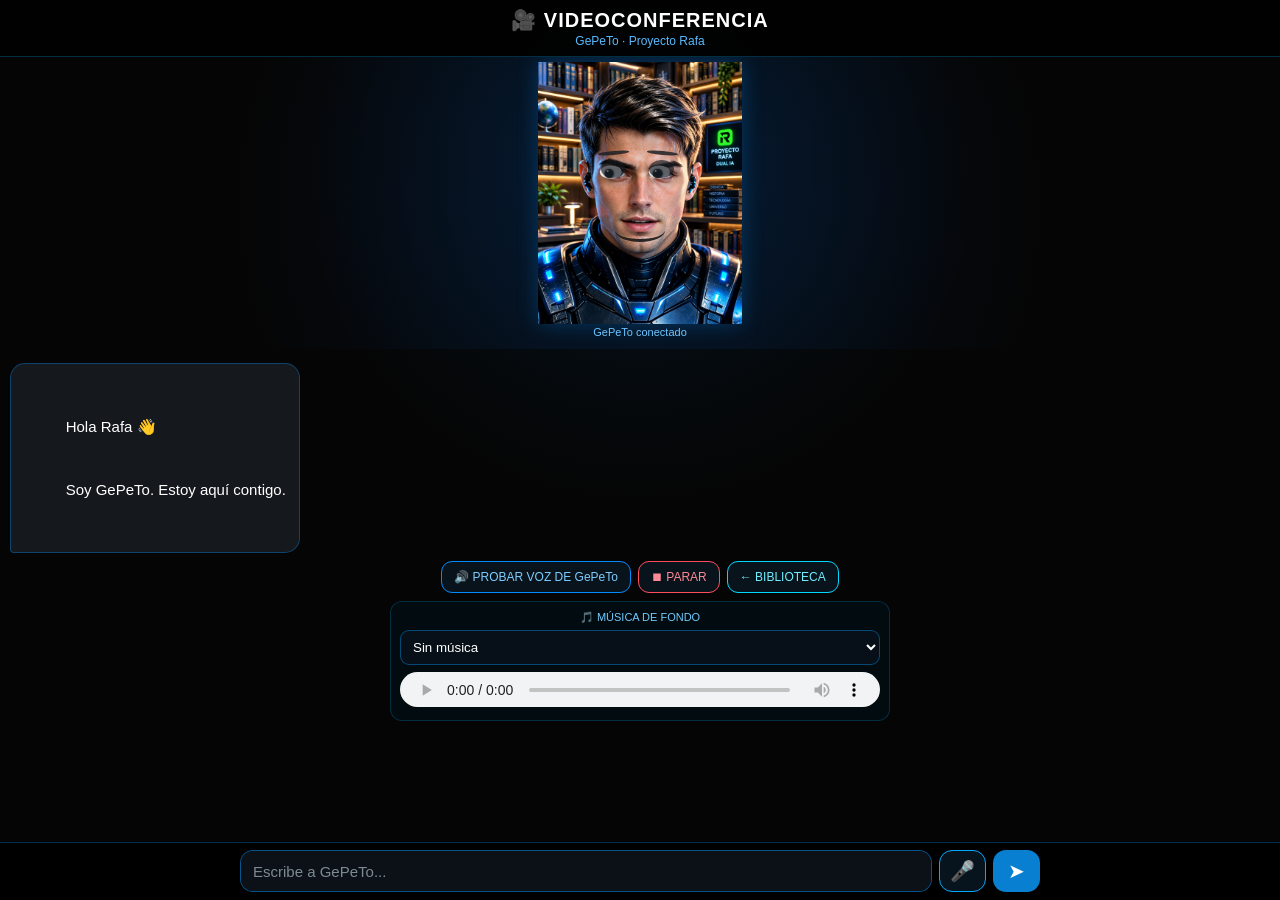
<file: Videoconferencia.html>
<!DOCTYPE html>
<html lang="es">
<head>
<meta charset="UTF-8">
<meta name="viewport" content="width=device-width, initial-scale=1.0, viewport-fit=cover">
<title>Videoconferencia · GePeTo</title>

<style>
*{
  box-sizing:border-box;
  -webkit-tap-highlight-color:transparent;
}

html,
body{
  margin:0;
  padding:0;
  width:100%;
  height:100%;
  overflow:hidden;
  background:#050505;
}

body{
  font-family:Arial,Helvetica,sans-serif;
  color:white;
  position:fixed;
  inset:0;
  overscroll-behavior:none;
}

button,
textarea,
select{
  font-family:inherit;
}

#app{
  position:fixed;
  inset:0;
  width:100%;
  height:100dvh;
  min-height:0;
  display:flex;
  flex-direction:column;
  overflow:hidden;
  background:
    radial-gradient(
      circle at 50% 18%,
      rgba(0,140,255,.10),
      transparent 35%
    ),
    #050505;
}


/* =========================================================
   CABECERA
========================================================= */

header{
  flex:0 0 auto;
  width:100%;
  padding:
    max(8px,env(safe-area-inset-top))
    12px
    8px;

  text-align:center;

  border-bottom:
    1px solid rgba(0,180,255,.25);

  background:
    rgba(0,0,0,.88);

  z-index:20;
}

.titulo{
  font-size:20px;
  font-weight:bold;
  letter-spacing:1px;
  color:#fff;
}

.subtitulo{
  margin-top:2px;
  font-size:12px;
  color:#58baff;
}


/* =========================================================
   ZONA FIJA DE GePeTo
========================================================= */

.zonaGepeto{
  flex:0 0 auto;
  width:100%;

  display:flex;
  flex-direction:column;
  align-items:center;
  justify-content:flex-start;

  padding:5px 8px 6px;

  overflow:hidden;

  background:
    radial-gradient(
      circle at center,
      rgba(0,110,255,.12),
      transparent 62%
    );
}

.avatarStage{
  position:relative;

  flex:0 0 auto;

  width:min(205px,45vw);

  aspect-ratio:781 / 1000;

  margin:0 auto;

  transform-origin:center center;

  animation:
    respirar 3.8s ease-in-out infinite,
    movimientoCabeza 7s ease-in-out infinite;

  filter:
    drop-shadow(
      0 0 10px
      rgba(0,145,255,.28)
    );

  user-select:none;
}

@keyframes respirar{
  0%,100%{
    transform:
      translate3d(0,0,0)
      scale(1);
  }

  50%{
    transform:
      translate3d(0,-.7px,0)
      scale(1.003);
  }
}

@keyframes movimientoCabeza{
  0%,100%{
    margin-left:0;
  }

  25%{
    margin-left:.45px;
  }

  50%{
    margin-left:-.35px;
  }

  75%{
    margin-left:.25px;
  }
}

.avatarStage img{
  position:absolute;
  inset:0;

  width:100%;
  height:100%;

  object-fit:contain;

  display:block;

  pointer-events:none;
}


/* =========================================================
   CARA ANIMADA
========================================================= */

.caraAnimada{
  position:absolute;
  inset:0;
  pointer-events:none;
}


/* OJOS */

.ojo{
  position:absolute;

  width:10.5%;
  height:4.8%;

  border-radius:50%;

  background:
    rgba(245,250,255,.92);

  overflow:hidden;

  transform:
    translate(
      var(--miradaX,0px),
      var(--miradaY,0px)
    );

  transform-origin:center center;
}

.ojo.izq{
  left:31.5%;
  top:39.0%;
}

.ojo.der{
  left:55.2%;
  top:39.0%;
}

.pupila{
  position:absolute;

  width:43%;
  height:72%;

  left:50%;
  top:50%;

  border-radius:50%;

  background:#101820;

  transform:
    translate(-50%,-50%)
    translate(
      var(--pupilaX,0px),
      var(--pupilaY,0px)
    );

  box-shadow:
    0 0 2px rgba(0,0,0,.9),
    inset 0 0 2px rgba(255,255,255,.3);
}

.pupila::after{
  content:"";

  position:absolute;

  width:24%;
  height:24%;

  border-radius:50%;

  background:white;

  top:13%;
  left:20%;
}


/* PÁRPADOS */

.parpado{
  position:absolute;

  width:12%;
  height:7%;

  background:
    rgba(20,25,30,.65);

  border-radius:50%;

  top:37.2%;

  z-index:5;

  transform-origin:center;

  animation:
    parpadeo 6s infinite;
}

.parpado.izq{
  left:30.8%;
}

.parpado.der{
  left:54.5%;
}

@keyframes parpadeo{
  0%,44%,48%,100%{
    transform:scaleY(0);
    opacity:0;
  }

  45%,47%{
    transform:scaleY(1);
    opacity:.72;
  }
}


/* CEJAS */

.cej{
  position:absolute;

  width:15%;
  height:1.4%;

  border-radius:100%;

  background:
    rgba(25,30,35,.82);

  z-index:4;

  transform-origin:center;
}

.cej.izq{
  left:29.5%;
  top:34.0%;
  transform:rotate(-5deg);
}

.cej.der{
  left:53.5%;
  top:34.0%;
  transform:rotate(5deg);
}


/* MEJILLAS */

.mejilla{
  position:absolute;

  width:10%;
  height:4%;

  border-radius:50%;

  background:
    rgba(255,105,125,.18);

  filter:blur(1.5px);
}

.mejilla.izq{
  left:25%;
  top:55%;
}

.mejilla.der{
  left:64%;
  top:55%;
}


/* BOCA */

.boca{
  position:absolute;

  left:38%;
  top:59.7%;

  width:24%;
  height:9%;

  border-radius:
    0 0 50% 50%;

  border-bottom:
    3px solid rgba(25,25,25,.9);

  transform-origin:center center;

  transition:
    height .08s ease,
    transform .08s ease,
    border-radius .08s ease;
}

.boca.hablando{
  animation:
    moverBoca .16s ease-in-out infinite alternate;
}

@keyframes moverBoca{
  from{
    height:4%;
    transform:scaleX(.94);
  }

  to{
    height:12%;
    transform:scaleX(1.03);
  }
}

.boca.sonriendo{
  border-bottom-width:4px;

  border-radius:
    0 0 60% 60%;

  transform:
    scaleX(1.05);
}


/* ESTADO */

.estado{
  flex:0 0 auto;

  margin-top:2px;

  min-height:17px;

  font-size:11px;

  color:#75c9ff;

  text-align:center;
}


/* =========================================================
   ZONA CHAT
   SOLO ESTA PARTE SE DESPLAZA
========================================================= */

.zonaChat{
  flex:1 1 auto;

  min-height:0;

  width:100%;

  overflow-y:auto;
  overflow-x:hidden;

  -webkit-overflow-scrolling:touch;

  overscroll-behavior:contain;

  padding:
    7px
    10px
    135px;

  scroll-behavior:smooth;
}

.zonaChat::-webkit-scrollbar{
  width:4px;
}

.zonaChat::-webkit-scrollbar-thumb{
  background:
    rgba(0,150,255,.45);

  border-radius:10px;
}


/* =========================================================
   MENSAJES
========================================================= */

.mensaje{
  width:100%;

  display:flex;

  margin:7px 0;
}

.mensaje.usuario{
  justify-content:flex-end;
}

.mensaje.gepeto{
  justify-content:flex-start;
}

.burbuja{
  max-width:88%;

  padding:
    10px 13px;

  border-radius:15px;

  line-height:1.4;

  font-size:15px;

  word-wrap:break-word;

  white-space:pre-wrap;
}

.usuario .burbuja{
  background:#075ca8;

  border-bottom-right-radius:4px;
}

.gepeto .burbuja{
  background:#15191d;

  border:
    1px solid
    rgba(0,150,255,.35);

  border-bottom-left-radius:4px;
}


/* =========================================================
   BOTÓN OÍR
========================================================= */

.botonOir{
  display:block;

  margin-top:8px;

  padding:
    6px 11px;

  border:
    1px solid
    rgba(0,170,255,.65);

  border-radius:10px;

  background:#07131d;

  color:#72caff;

  font-size:12px;

  cursor:pointer;
}

.botonOir:active{
  transform:scale(.97);
}


/* =========================================================
   CONTROLES
========================================================= */

.controles{
  margin:8px 0;

  display:flex;

  flex-wrap:wrap;

  justify-content:center;

  gap:7px;
}

.btn{
  border:
    1px solid
    rgba(0,160,255,.55);

  background:#09131b;

  color:#fff;

  border-radius:11px;

  padding:
    8px 12px;

  font-size:12px;

  cursor:pointer;
}

.btn:active{
  transform:scale(.97);
}

.btn.azul{
  border-color:#008cff;
  color:#7dccff;
}

.btn.parar{
  border-color:#ff4d5d;
  color:#ff8994;
}

.btn.biblioteca{
  border-color:#00d9ff;
  color:#72edff;

  text-decoration:none;

  display:inline-flex;

  align-items:center;
}


/* =========================================================
   MÚSICA
========================================================= */

.musica{
  width:100%;

  max-width:500px;

  margin:
    6px auto 10px;

  padding:9px;

  border:
    1px solid
    rgba(0,180,255,.2);

  border-radius:12px;

  background:
    rgba(0,20,30,.45);
}

.musica label{
  display:block;

  text-align:center;

  font-size:11px;

  color:#72caff;

  margin-bottom:6px;
}

.musica select{
  width:100%;

  padding:8px;

  border-radius:9px;

  border:
    1px solid
    rgba(0,160,255,.4);

  background:#071018;

  color:white;
}

.musica audio{
  width:100%;

  margin-top:7px;

  height:35px;
}


/* =========================================================
   GEPeTo PENSANDO
========================================================= */

.escribiendo{
  display:none;

  align-items:center;

  gap:4px;

  margin:
    5px 0 7px 4px;

  color:#65bfff;

  font-size:12px;
}

.escribiendo.activo{
  display:flex;
}

.punto{
  width:5px;
  height:5px;

  border-radius:50%;

  background:#55baff;

  animation:
    punto .8s infinite alternate;
}

.punto:nth-child(2){
  animation-delay:.2s;
}

.punto:nth-child(3){
  animation-delay:.4s;
}

@keyframes punto{
  from{
    opacity:.25;
    transform:translateY(0);
  }

  to{
    opacity:1;
    transform:translateY(-3px);
  }
}


/* =========================================================
   COMPOSITOR FIJO
========================================================= */

.compositor{
  position:fixed;

  z-index:50;

  left:0;
  right:0;
  bottom:0;

  width:100%;

  padding:
    7px
    9px
    max(8px,env(safe-area-inset-bottom));

  background:
    linear-gradient(
      to top,
      rgba(0,0,0,.99),
      rgba(0,0,0,.94)
    );

  border-top:
    1px solid
    rgba(0,170,255,.28);
}

.formulario{
  width:100%;

  max-width:800px;

  margin:auto;

  display:flex;

  gap:7px;

  align-items:flex-end;
}

#mensaje{
  flex:1;

  min-width:0;

  max-height:100px;

  min-height:42px;

  resize:none;

  padding:
    11px 12px;

  border-radius:13px;

  border:
    1px solid
    rgba(0,150,255,.5);

  outline:none;

  background:#0b1116;

  color:white;

  font-size:15px;

  line-height:20px;
}

#mensaje:focus{
  border-color:#00aaff;

  box-shadow:
    0 0 7px
    rgba(0,160,255,.18);
}

#mensaje::placeholder{
  color:#7e8a92;
}

#enviar{
  flex:0 0 auto;

  width:47px;
  height:42px;

  border:0;

  border-radius:13px;

  background:#087fd0;

  color:white;

  font-size:20px;

  cursor:pointer;
}

#enviar:active{
  transform:scale(.94);
}

#micro{
  flex:0 0 auto;

  width:47px;
  height:42px;

  border:
    1px solid
    #00aaff;

  border-radius:13px;

  background:#07131d;

  color:#72caff;

  font-size:20px;

  cursor:pointer;
}

#micro:active{
  transform:scale(.94);
}

#micro.escuchando{
  background:#7b1522;

  border-color:#ff5264;

  color:#fff;
}


/* =========================================================
   MÓVILES
========================================================= */

@media(max-width:420px){

  .titulo{
    font-size:18px;
  }

  .avatarStage{
    width:min(180px,42vw);
  }

  .burbuja{
    max-width:92%;
    font-size:14px;
  }

  .zonaChat{
    padding-left:7px;
    padding-right:7px;
  }
}


/* PANTALLAS BAJAS */

@media(max-height:650px){

  .avatarStage{
    width:min(155px,38vw);
  }

  .zonaGepeto{
    padding-top:2px;
    padding-bottom:2px;
  }

  .estado{
    min-height:14px;
    font-size:10px;
  }
}

</style>
</head>


<body>

<div id="app">


  <!-- =====================================================
       CABECERA
  ====================================================== -->

  <header>

    <div class="titulo">
      🎥 VIDEOCONFERENCIA
    </div>

    <div class="subtitulo">
      GePeTo · Proyecto Rafa
    </div>

  </header>


  <!-- =====================================================
       GePeTo
       SIEMPRE VISIBLE
  ====================================================== -->

  <section class="zonaGepeto">

    <div class="avatarStage">

      <img
        src="GePeToFrontal.png"
        alt="GePeTo"
      >

      <div class="caraAnimada">

        <div class="cej izq"></div>
        <div class="cej der"></div>

        <div class="ojo izq">

          <div class="pupila"></div>

        </div>

        <div class="ojo der">

          <div class="pupila"></div>

        </div>

        <div class="parpado izq"></div>
        <div class="parpado der"></div>

        <div class="mejilla izq"></div>
        <div class="mejilla der"></div>

        <div
          id="boca"
          class="boca">
        </div>

      </div>

    </div>


    <div
      id="estado"
      class="estado">

      GePeTo conectado

    </div>

  </section>


  <!-- =====================================================
       CHAT
       SOLO ESTA PARTE SE DESPLAZA
  ====================================================== -->

  <main
    id="zonaChat"
    class="zonaChat">


    <div id="chat">

      <div class="mensaje gepeto">

        <div class="burbuja">

          Hola Rafa 👋
          <br>
          Soy GePeTo. Estoy aquí contigo.

        </div>

      </div>

    </div>


    <div
      id="escribiendo"
      class="escribiendo">

      GePeTo está pensando

      <span class="punto"></span>
      <span class="punto"></span>
      <span class="punto"></span>

    </div>


    <div class="controles">

      <button
        class="btn azul"
        onclick="probarVoz()">

        🔊 PROBAR VOZ DE GePeTo

      </button>


      <button
        class="btn parar"
        onclick="pararTodo()">

        ⏹ PARAR

      </button>


      <a
        class="btn biblioteca"
        href="biblioteca.html">

        ← BIBLIOTECA

      </a>

    </div>


    <div class="musica">

      <label for="selectorMusica">

        🎵 MÚSICA DE FONDO

      </label>


      <select
        id="selectorMusica"
        onchange="cambiarMusica()">

        <option value="">
          Sin música
        </option>

        <option value="GePeTo.mp3">
          GePeTo
        </option>

        <option value="Musica.mp3">
          Música
        </option>

      </select>


      <audio
        id="musicaAudio"
        controls
        loop
        playsinline>
      </audio>

    </div>

  </main>


  <!-- =====================================================
       ESCRIBIR
       SIEMPRE DISPONIBLE
  ====================================================== -->

  <div class="compositor">

    <div class="formulario">


      <textarea
        id="mensaje"
        rows="1"
        placeholder="Escribe a GePeTo..."
        autocomplete="off"
        autocorrect="on"
        spellcheck="true"></textarea>


      <button
        id="micro"
        title="Hablar"
        onclick="alternarMicrofono()">

        🎤

      </button>


      <button
        id="enviar"
        title="Enviar">

        ➤

      </button>


    </div>

  </div>

</div>


<script>

/* =========================================================
   CONFIGURACIÓN
========================================================= */

const WORKER =
  "https://gepetto-rafa.rafadun18.workers.dev";


let audioActual = null;

let hablando = false;

let reconocimiento = null;

let escuchando = false;

let audioDesbloqueado = false;

let contextoAudio = null;


/* =========================================================
   ELEMENTOS
========================================================= */

const mensaje =
  document.getElementById(
    "mensaje"
  );

const chat =
  document.getElementById(
    "chat"
  );

const zonaChat =
  document.getElementById(
    "zonaChat"
  );

const estado =
  document.getElementById(
    "estado"
  );

const boca =
  document.getElementById(
    "boca"
  );

const escribiendo =
  document.getElementById(
    "escribiendo"
  );

const micro =
  document.getElementById(
    "micro"
  );

const enviarBoton =
  document.getElementById(
    "enviar"
  );

const musicaAudio =
  document.getElementById(
    "musicaAudio"
  );


/* =========================================================
   DESBLOQUEO DE AUDIO
   SE EJECUTA EN LA PULSACIÓN DE ENVIAR
========================================================= */

function desbloquearAudio(){

  if(audioDesbloqueado){
    return;
  }


  /*
    Intentamos activar el AudioContext
    mientras todavía estamos dentro de
    la acción del usuario.
  */

  try{

    const AudioContext =
      window.AudioContext ||
      window.webkitAudioContext;


    if(AudioContext){

      contextoAudio =
        contextoAudio ||
        new AudioContext();


      if(
        contextoAudio.state ===
        "suspended"
      ){

        contextoAudio.resume()
          .catch(
            () => {}
          );

      }


      /*
        Pequeñísimo sonido a volumen cero.
      */

      const oscilador =
        contextoAudio.createOscillator();

      const ganancia =
        contextoAudio.createGain();


      ganancia.gain.value =
        0;


      oscilador.connect(
        ganancia
      );

      ganancia.connect(
        contextoAudio.destination
      );


      oscilador.start();


      oscilador.stop(
        contextoAudio.currentTime +
        0.01
      );

    }

  }catch(e){

    console.log(
      "AudioContext:",
      e
    );

  }


  /*
    También reanudamos speechSynthesis
    si el navegador lo permite.
  */

  try{

    if(
      "speechSynthesis"
      in window
    ){

      window.speechSynthesis.resume();

    }

  }catch(e){}


  audioDesbloqueado =
    true;

}


/* =========================================================
   OJOS
========================================================= */

let miradaX = 0;
let miradaY = 0;


function moverOjos(){

  const direcciones = [

    [-1,0],
    [0,0],
    [1,0],
    [0,-1],
    [0,1],
    [0,0],
    [-1,1],
    [1,-1]

  ];


  const d =
    direcciones[
      Math.floor(
        Math.random() *
        direcciones.length
      )
    ];


  miradaX =
    d[0] * 2.2;


  miradaY =
    d[1] * 1.5;


  document.documentElement
    .style
    .setProperty(
      "--miradaX",
      miradaX + "px"
    );


  document.documentElement
    .style
    .setProperty(
      "--miradaY",
      miradaY + "px"
    );


  document
    .querySelectorAll(
      ".pupila"
    )
    .forEach(
      p => {

        p.style.setProperty(
          "--pupilaX",
          (d[0] * 1.5) + "px"
        );


        p.style.setProperty(
          "--pupilaY",
          (d[1] * 1.1) + "px"
        );

      }
    );

}


setInterval(
  moverOjos,
  1700 + Math.random() * 1400
);


moverOjos();


/* =========================================================
   HABLA
========================================================= */

function empezarHabla(){

  hablando =
    true;


  boca.classList.add(
    "hablando"
  );


  estado.textContent =
    "GePeTo está hablando...";

}


function terminarHabla(){

  hablando =
    false;


  boca.classList.remove(
    "hablando"
  );


  estado.textContent =
    "GePeTo conectado";

}


/* =========================================================
   SONRISA
========================================================= */

function sonreir(){

  boca.classList.add(
    "sonriendo"
  );


  setTimeout(
    () => {

      boca.classList.remove(
        "sonriendo"
      );

    },
    1800
  );

}


/* =========================================================
   PARAR
========================================================= */

function pararTodo(){

  if(audioActual){

    try{

      audioActual.pause();

      audioActual.currentTime =
        0;

    }catch(e){}


    /*
      Liberamos blob URLs cuando
      sea posible.
    */

    try{

      if(
        audioActual.src &&
        audioActual.src.startsWith(
          "blob:"
        )
      ){

        URL.revokeObjectURL(
          audioActual.src
        );

      }

    }catch(e){}


    audioActual =
      null;

  }


  try{

    window.speechSynthesis.cancel();

  }catch(e){}


  terminarHabla();

}


/* =========================================================
   AÑADIR MENSAJE USUARIO
========================================================= */

function añadirUsuario(
  texto
){

  const div =
    document.createElement(
      "div"
    );


  div.className =
    "mensaje usuario";


  const burbuja =
    document.createElement(
      "div"
    );


  burbuja.className =
    "burbuja";


  burbuja.textContent =
    texto;


  div.appendChild(
    burbuja
  );


  chat.appendChild(
    div
  );


  bajarChat();

}


/* =========================================================
   AÑADIR GePeTo
========================================================= */

function añadirGePeTo(
  texto
){

  const div =
    document.createElement(
      "div"
    );


  div.className =
    "mensaje gepeto";


  const burbuja =
    document.createElement(
      "div"
    );


  burbuja.className =
    "burbuja";


  burbuja.textContent =
    texto;


  const boton =
    document.createElement(
      "button"
    );


  boton.className =
    "botonOir";


  boton.textContent =
    "🔊 OÍR";


  boton.onclick =
    function(){

      /*
        El botón OÍR es una acción
        directa del usuario, por lo que
        el navegador normalmente permite
        el audio.
      */

      desbloquearAudio();

      hablar(
        texto
      );

    };


  burbuja.appendChild(
    boton
  );


  div.appendChild(
    burbuja
  );


  chat.appendChild(
    div
  );


  bajarChat();

}


/* =========================================================
   SCROLL DEL CHAT
========================================================= */

function bajarChat(){

  setTimeout(
    () => {

      zonaChat.scrollTo({

        top:
          zonaChat.scrollHeight,

        behavior:
          "smooth"

      });

    },
    50
  );

}


/* =========================================================
   BASE64
========================================================= */

function base64AUrlAudio(
  base64,
  mime
){

  if(!base64){
    return null;
  }


  base64 =
    String(base64)
      .replace(
        /^data:audio\/[^;]+;base64,/i,
        ""
      )
      .replace(
        /\s/g,
        ""
      );


  return (
    "data:" +
    (mime || "audio/wav") +
    ";base64," +
    base64
  );

}


/* =========================================================
   EXTRAER AUDIO
========================================================= */

function extraerFuenteAudio(
  data
){

  if(!data){
    return null;
  }


  if(
    typeof data ===
    "string"
  ){

    if(
      data.startsWith(
        "data:audio/"
      ) ||
      data.startsWith(
        "blob:"
      )
    ){

      return data;

    }


    if(
      data.startsWith(
        "http://"
      ) ||
      data.startsWith(
        "https://"
      )
    ){

      return data;

    }


    if(
      data.length > 100 &&
      /^[A-Za-z0-9+/=\s]+$/.test(
        data
      )
    ){

      return base64AUrlAudio(
        data,
        "audio/wav"
      );

    }


    return null;

  }


  const posibles = [

    data.audio,

    data.audio_url,

    data.audioUrl,

    data.url,

    data.src,

    data.audioSrc,

    data.data,

    data.base64,

    data.audio_base64,

    data.audioBase64,

    data.output,

    data.result

  ];


  for(
    const valor of posibles
  ){

    if(
      typeof valor !==
      "string"
    ){

      continue;

    }


    if(
      valor.startsWith(
        "data:audio/"
      ) ||
      valor.startsWith(
        "blob:"
      )
    ){

      return valor;

    }


    if(
      valor.startsWith(
        "http://"
      ) ||
      valor.startsWith(
        "https://"
      )
    ){

      return valor;

    }


    if(
      valor.length > 100 &&
      /^[A-Za-z0-9+/=\s]+$/.test(
        valor
      )
    ){

      return base64AUrlAudio(
        valor,
        data.mime ||
        "audio/wav"
      );

    }

  }


  return null;

}


/* =========================================================
   PIPER
========================================================= */

async function reproducirPiper(
  texto
){

  try{

    const respuesta =
      await fetch(
        WORKER + "/voz",
        {

          method:
            "POST",

          headers:{
            "Content-Type":
              "application/json"
          },

          body:
            JSON.stringify({

              texto:
                texto,

              text:
                texto,

              mensaje:
                texto,

              voice:
                "es_ES",

              voz:
                "es_ES",

              modelo:
                "piper",

              model:
                "piper",

              speaker:
                0,

              gender:
                "male",

              idioma:
                "es"

            })

        }
      );


    if(!respuesta.ok){

      throw new Error(
        "HTTP " +
        respuesta.status
      );

    }


    const contentType =
      respuesta.headers
        .get(
          "content-type"
        ) || "";


    let fuente =
      null;


    /*
      AUDIO DIRECTO
    */

    if(
      contentType.includes(
        "audio/"
      )
    ){

      const blob =
        await respuesta.blob();


      fuente =
        URL.createObjectURL(
          blob
        );

    }


    /*
      JSON
    */

    else if(
      contentType.includes(
        "application/json"
      )
    ){

      const data =
        await respuesta.json();


      fuente =
        extraerFuenteAudio(
          data
        );

    }


    /*
      TEXTO
    */

    else{

      const textoRespuesta =
        await respuesta.text();


      try{

        const data =
          JSON.parse(
            textoRespuesta
          );


        fuente =
          extraerFuenteAudio(
            data
          );

      }catch(e){

        fuente =
          extraerFuenteAudio(
            textoRespuesta
          );

      }

    }


    if(!fuente){

      throw new Error(
        "No se encontró audio"
      );

    }


    /*
      Paramos el audio anterior
    */

    if(audioActual){

      try{

        audioActual.pause();

      }catch(e){}

    }


    /*
      Creamos SIEMPRE el mismo tipo
      de reproductor.
    */

    audioActual =
      new Audio();


    audioActual.preload =
      "auto";

    audioActual.playsInline =
      true;

    audioActual.setAttribute(
      "playsinline",
      ""
    );

    audioActual.setAttribute(
      "webkit-playsinline",
      ""
    );


    audioActual.src =
      fuente;


    audioActual.onplay =
      function(){

        empezarHabla();

      };


    audioActual.onended =
      function(){

        terminarHabla();


        /*
          Si había música,
          la recuperamos.
        */

        if(
          musicaAudio.src &&
          musicaAudio.paused
        ){

          musicaAudio
            .play()
            .catch(
              () => {}
            );

        }

      };


    audioActual.onerror =
      function(){

        terminarHabla();

      };


    /*
      Pausar música mientras GePeTo habla
    */

    if(
      !musicaAudio.paused
    ){

      musicaAudio.pause();

    }


    /*
      PRIMER INTENTO:
      reproducir automáticamente.
    */

    await audioActual.play();


    return true;

  }catch(error){

    console.log(
      "Piper no pudo reproducirse automáticamente:",
      error
    );


    return false;

  }

}


/* =========================================================
   VOZ DEL NAVEGADOR COMO RESPALDO
========================================================= */

function hablarConVozNavegador(
  texto
){

  return new Promise(
    resolve => {

      try{

        if(
          !("speechSynthesis" in window)
        ){

          resolve(false);

          return;

        }


        window.speechSynthesis.cancel();


        const voz =
          new SpeechSynthesisUtterance(
            texto
          );


        voz.lang =
          "es-ES";


        voz.rate =
          0.95;


        /*
          Un poco más grave.
        */

        voz.pitch =
          0.78;


        voz.volume =
          1;


        voz.onstart =
          function(){

            empezarHabla();

          };


        voz.onend =
          function(){

            terminarHabla();

            resolve(true);

          };


        voz.onerror =
          function(){

            terminarHabla();

            resolve(false);

          };


        window.speechSynthesis.speak(
          voz
        );


        /*
          Algunos navegadores necesitan
          resume() para iniciar la síntesis.
        */

        setTimeout(
          () => {

            try{

              window.speechSynthesis.resume();

            }catch(e){}

          },
          100
        );

      }catch(e){

        terminarHabla();

        resolve(false);

      }

    }
  );

}


/* =========================================================
   HABLAR AUTOMÁTICAMENTE
========================================================= */

async function hablar(
  texto
){

  if(!texto){
    return;
  }


  /*
    NO llamamos aquí a pararTodo()
    antes de reproducir porque eso
    podría cortar una reproducción
    recién preparada.
  */

  if(audioActual){

    try{

      audioActual.pause();

    }catch(e){}

  }


  try{

    window.speechSynthesis.cancel();

  }catch(e){}


  estado.textContent =
    "GePeTo preparando la voz...";


  /*
    Primero Piper.
  */

  const piperOK =
    await reproducirPiper(
      texto
    );


  if(piperOK){

    return;

  }


  /*
    Si Piper está bloqueado,
    intentamos voz del navegador.
  */

  const navegadorOK =
    await hablarConVozNavegador(
      texto
    );


  if(!navegadorOK){

    estado.textContent =
      "Pulsa 🔊 OÍR para escuchar a GePeTo";

  }

}


/* =========================================================
   ENVIAR MENSAJE
========================================================= */

async function enviarMensaje(){

  const texto =
    mensaje.value.trim();


  /*
    No enviamos mensajes vacíos.
  */

  if(!texto){
    return;
  }


  /*
    MUY IMPORTANTE:
    Desbloqueamos el audio mientras
    la pulsación del usuario todavía
    está activa.
  */

  desbloquearAudio();


  /*
    Limpiamos inmediatamente el cuadro.
    Esto permite volver a escribir.
  */

  mensaje.value =
    "";

  ajustarTextarea();


  /*
    Añadimos el mensaje al historial.
  */

  añadirUsuario(
    texto
  );


  escribiendo.classList.add(
    "activo"
  );


  estado.textContent =
    "GePeTo está pensando...";


  try{

    const respuesta =
      await fetch(
        WORKER + "/preguntar",
        {

          method:
            "POST",

          headers:{
            "Content-Type":
              "application/json"
          },

          body:
            JSON.stringify({

              mensaje:
                texto,

              pregunta:
                texto,

              prompt:
                texto

            })

        }
      );


    if(!respuesta.ok){

      throw new Error(
        "HTTP " +
        respuesta.status
      );

    }


    const contentType =
      respuesta.headers
        .get(
          "content-type"
        ) || "";


    let textoRespuesta =
      "";


    if(
      contentType.includes(
        "application/json"
      )
    ){

      const data =
        await respuesta.json();


      textoRespuesta =
        data.respuesta ||
        data.response ||
        data.texto ||
        data.text ||
        data.answer ||
        data.mensaje ||
        data.content ||
        "";

    }


    else{

      textoRespuesta =
        await respuesta.text();

    }


    /*
      Si el Worker devuelve vacío,
      mostramos un mensaje.
    */

    if(
      !textoRespuesta ||
      !textoRespuesta.trim()
    ){

      textoRespuesta =
        "He recibido tu mensaje, Rafa, pero ahora mismo no he podido obtener una respuesta de la IA.";

    }


    textoRespuesta =
      textoRespuesta.trim();


    escribiendo.classList.remove(
      "activo"
    );


    /*
      Añadimos la respuesta.
    */

    añadirGePeTo(
      textoRespuesta
    );


    sonreir();


    /*
      =====================================================
      AQUÍ ESTÁ EL CAMBIO PRINCIPAL:
      GePeTo habla AUTOMÁTICAMENTE.
      =====================================================
    */

    hablar(
      textoRespuesta
    );


  }catch(error){

    console.log(
      "Error /preguntar:",
      error
    );


    escribiendo.classList.remove(
      "activo"
    );


    añadirGePeTo(
      "Ahora mismo no puedo cargar la IA local. Puedes seguir usando recuerdos, tareas e investigaciones."
    );


    estado.textContent =
      "GePeTo conectado";

  }


  /*
    EL BOTÓN NUNCA SE BLOQUEA.

    Puedes escribir el siguiente mensaje
    inmediatamente después.
  */

  setTimeout(
    () => {

      mensaje.focus();

      bajarChat();

    },
    100
  );

}


/* =========================================================
   BOTÓN ENVIAR
========================================================= */

enviarBoton.addEventListener(
  "click",
  function(){

    enviarMensaje();

  }
);


/* =========================================================
   TEXTAREA
========================================================= */

function ajustarTextarea(){

  mensaje.style.height =
    "auto";


  mensaje.style.height =
    Math.min(
      mensaje.scrollHeight,
      100
    ) + "px";

}


mensaje.addEventListener(
  "input",
  ajustarTextarea
);


/* =========================================================
   ENTER
========================================================= */

mensaje.addEventListener(
  "keydown",
  function(e){

    if(
      e.key === "Enter" &&
      !e.shiftKey
    ){

      e.preventDefault();

      enviarMensaje();

    }

  }
);


/* =========================================================
   PROBAR VOZ
========================================================= */

async function probarVoz(){

  /*
    Esta función se ejecuta directamente
    por una pulsación del usuario.
  */

  desbloquearAudio();


  const texto =
    "Hola Rafa. Soy GePeTo. Podemos mantener una conversación.";

  sonreir();


  await hablar(
    texto
  );

}


/* =========================================================
   MICRÓFONO
========================================================= */

function iniciarReconocimiento(){

  const SpeechRecognition =
    window.SpeechRecognition ||
    window.webkitSpeechRecognition;


  if(!SpeechRecognition){

    alert(
      "El reconocimiento de voz no está disponible en este navegador."
    );

    return;

  }


  reconocimiento =
    new SpeechRecognition();


  reconocimiento.lang =
    "es-ES";


  reconocimiento.continuous =
    false;


  reconocimiento.interimResults =
    true;


  reconocimiento.onstart =
    function(){

      escuchando =
        true;


      micro.classList.add(
        "escuchando"
      );


      micro.textContent =
        "⏹";


      estado.textContent =
        "Te estoy escuchando...";

    };


  reconocimiento.onresult =
    function(event){

      let resultado =
        "";


      for(
        let i =
          event.resultIndex;

        i <
          event.results.length;

        i++
      ){

        resultado +=
          event.results[i][0]
            .transcript;

      }


      mensaje.value =
        resultado;


      ajustarTextarea();

    };


  reconocimiento.onerror =
    function(){

      finalizarMicrofono();

    };


  reconocimiento.onend =
    function(){

      finalizarMicrofono();


      /*
        Si el reconocimiento terminó
        con texto, lo enviamos.
      */

      const texto =
        mensaje.value.trim();


      if(texto){

        enviarMensaje();

      }

    };


  try{

    reconocimiento.start();

  }catch(e){

    finalizarMicrofono();

  }

}


function finalizarMicrofono(){

  escuchando =
    false;


  micro.classList.remove(
    "escuchando"
  );


  micro.textContent =
    "🎤";


  if(!hablando){

    estado.textContent =
      "GePeTo conectado";

  }

}


function alternarMicrofono(){

  /*
    También aprovechamos la pulsación
    del micrófono para desbloquear audio.
  */

  desbloquearAudio();


  if(escuchando){

    try{

      reconocimiento.stop();

    }catch(e){}

    return;

  }


  iniciarReconocimiento();

}


/* =========================================================
   MÚSICA
========================================================= */

function cambiarMusica(){

  const archivo =
    document.getElementById(
      "selectorMusica"
    ).value;


  if(!archivo){

    musicaAudio.pause();


    musicaAudio.removeAttribute(
      "src"
    );


    musicaAudio.load();


    return;

  }


  musicaAudio.src =
    archivo;


  musicaAudio.load();


  musicaAudio
    .play()
    .catch(
      () => {}
    );

}


/* =========================================================
   IMPEDIR SCROLL DE LA PÁGINA
========================================================= */

window.addEventListener(
  "scroll",
  function(){

    if(
      window.scrollY !== 0 ||
      window.scrollX !== 0
    ){

      window.scrollTo(
        0,
        0
      );

    }

  },
  {
    passive:true
  }
);


/* =========================================================
   INICIO
========================================================= */

document.addEventListener(
  "DOMContentLoaded",
  function(){

    ajustarTextarea();

    estado.textContent =
      "GePeTo conectado";

  }
);

</script>

</body>
</html>
</file>
